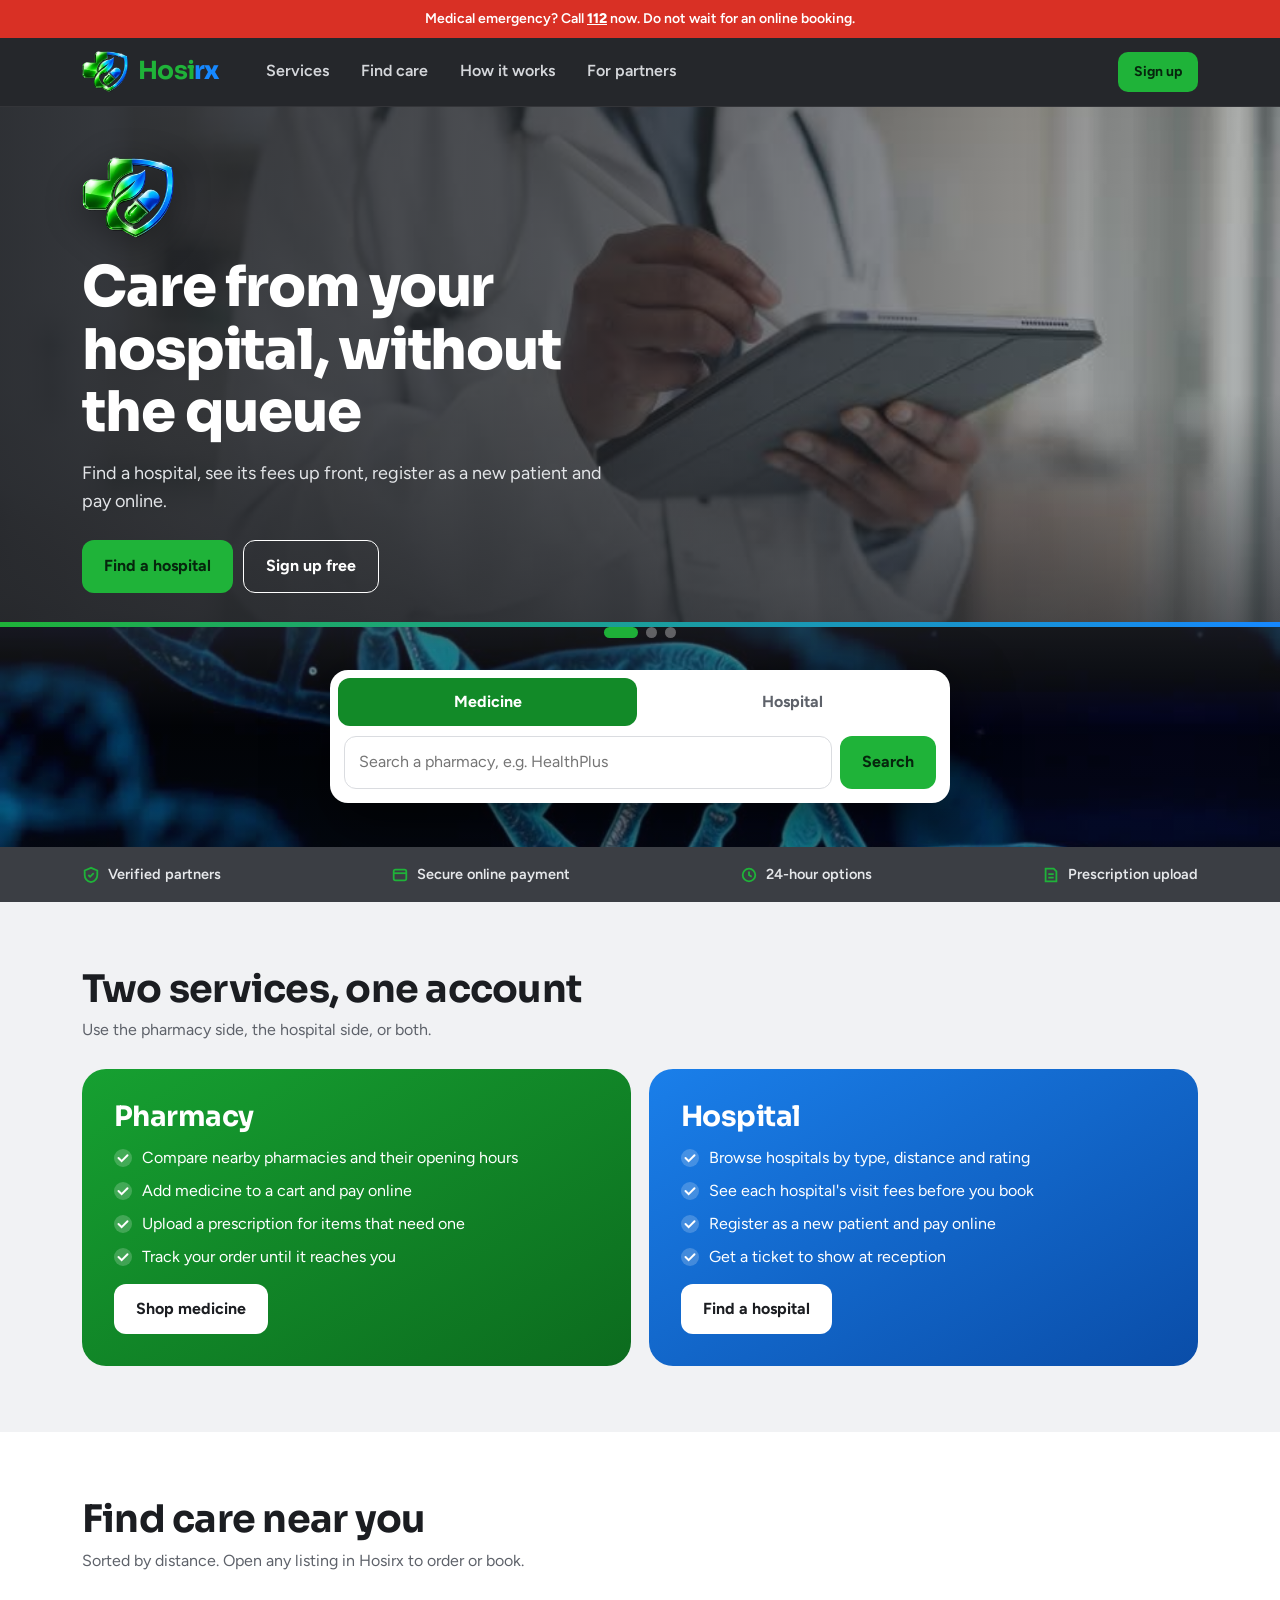
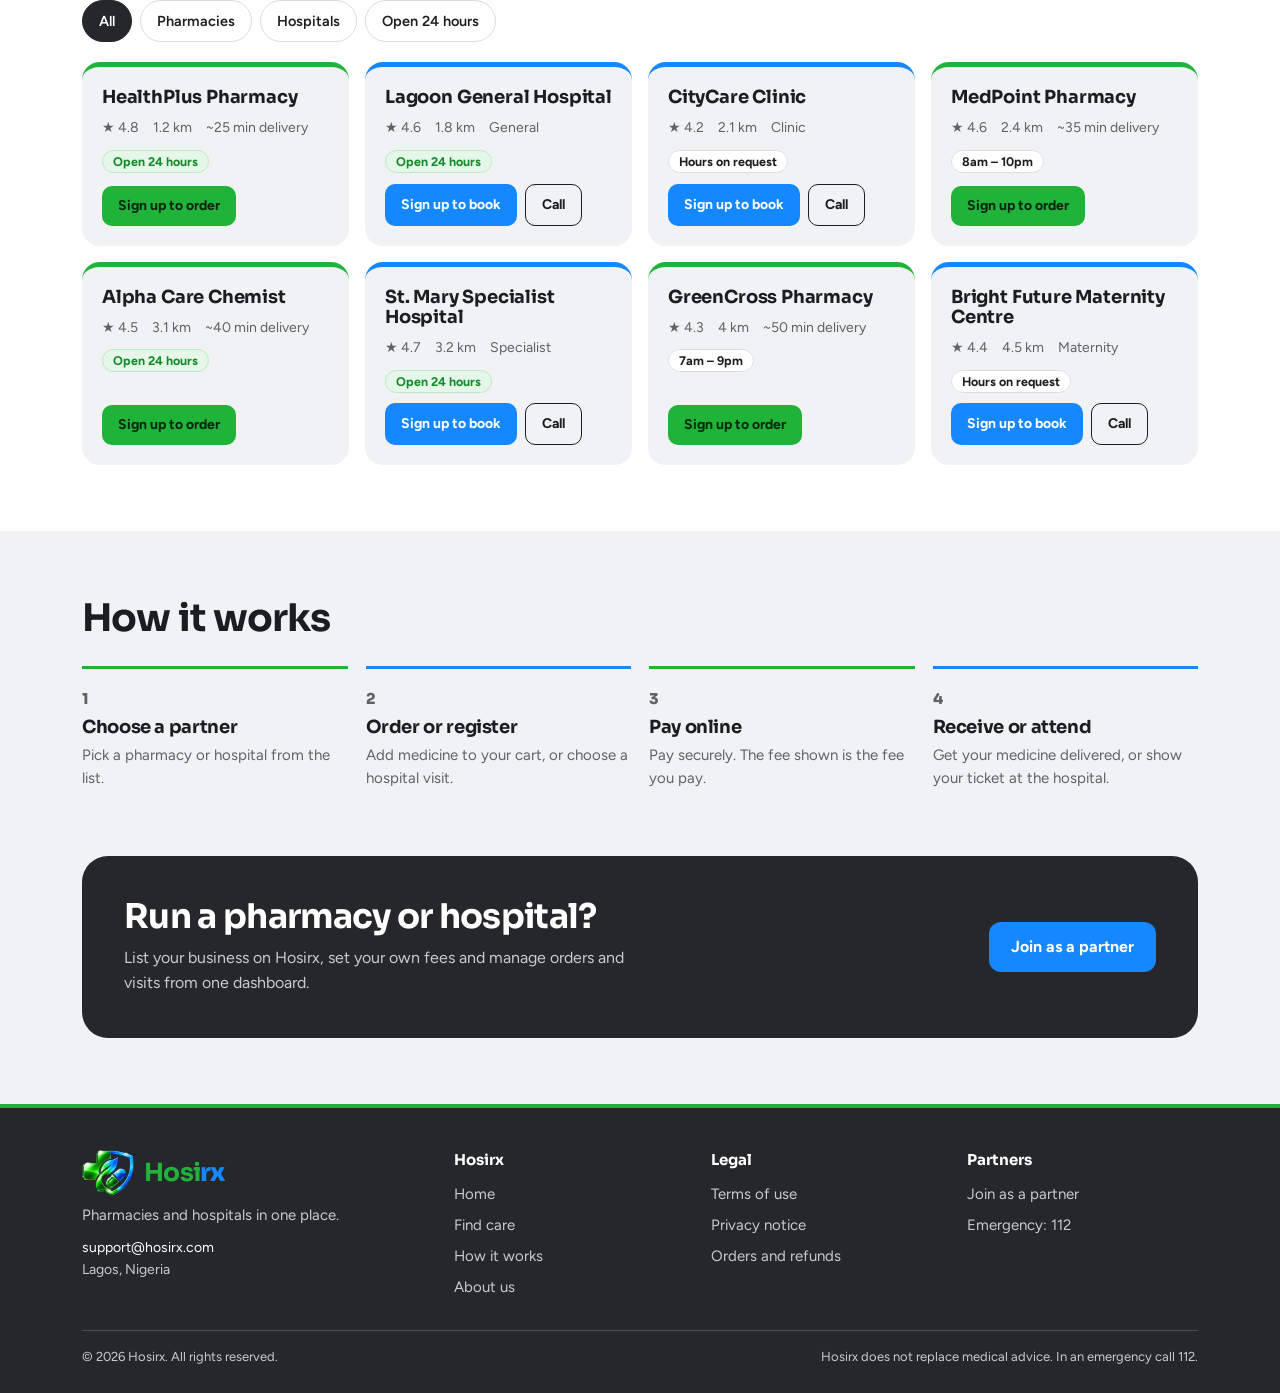
<file: index.html>
<!DOCTYPE html>
<html lang="en">
<head>
<meta charset="UTF-8">
<meta name="viewport" content="width=device-width, initial-scale=1, viewport-fit=cover">
<meta name="theme-color" content="#2A2C30">
<title>Hosirx – Pharmacies and hospitals in one place</title>
<meta name="description" content="Order medicine from trusted pharmacies, find hospitals, register and pay online. Hosirx brings them together.">
<link rel="icon" type="image/png" href="[data-uri]">
<link rel="preconnect" href="https://fonts.googleapis.com">
<link rel="preconnect" href="https://fonts.gstatic.com" crossorigin>
<link href="https://fonts.googleapis.com/css2?family=Figtree:wght@400;500;600;700&family=Sora:wght@600;700;800&display=swap" rel="stylesheet">
<style>
:root{--graphite:#25272B;--slate:#3B3E44;--steel:#8A8D94;--mist:#F1F2F4;--white:#fff;--green:#1FB339;--green-d:#128A28;--blue:#1688FF;--blue-d:#0B63C9;--red:#D93025;
--ink:#1B1D21;--mute:#5E626A;--line:#DADCE0;--emb:url([data-uri]);--head:Sora,system-ui,sans-serif;--body:Figtree,system-ui,-apple-system,"Segoe UI",Roboto,sans-serif}
*{box-sizing:border-box;margin:0;padding:0}
html{scroll-behavior:smooth;scroll-padding-top:76px}
body{font-family:var(--body);color:var(--ink);background:var(--mist);line-height:1.55;-webkit-font-smoothing:antialiased}
a{color:inherit}button{font:inherit;cursor:pointer;border:0;background:none;color:inherit}
:focus-visible{outline:3px solid var(--blue);outline-offset:2px}
.wrap{max-width:1160px;margin:0 auto;padding:0 22px}
h1,h2,h3{font-family:var(--head);line-height:1.12;letter-spacing:-.02em}
.skip{position:absolute;left:-999px}.skip:focus{left:8px;top:8px;background:#fff;padding:8px;z-index:99}
.btn{display:inline-flex;align-items:center;justify-content:center;gap:8px;font-weight:700;padding:13px 22px;border-radius:12px;text-decoration:none;transition:transform .15s,background .15s}
.btn:active{transform:scale(.98)}
.btn.g{background:var(--green);color:#06260D}.btn.g:hover{background:#27c944}
.btn.b{background:var(--blue);color:#fff}.btn.b:hover{background:#2d96ff}
.btn.o{border:1.5px solid currentColor}
.btn.sm{padding:9px 16px;font-size:14px;border-radius:10px}
/* emergency strip + nav */
.sos{background:var(--red);color:#fff;font-size:14px;font-weight:600;text-align:center;padding:8px 16px}.sos a{font-weight:800}
.nav{background:var(--graphite);color:#fff;position:sticky;top:0;z-index:30;border-bottom:1px solid #fff1}
.nav .wrap{display:flex;align-items:center;gap:22px;min-height:68px}
.logo{display:flex;align-items:center;gap:10px;text-decoration:none;font-family:var(--head);font-weight:800;font-size:25px;letter-spacing:-.03em}
.emb{display:block;flex:none;width:46px;height:41px;background:var(--emb) center/contain no-repeat}
.hmark{width:92px;height:81px;margin-bottom:18px;filter:drop-shadow(0 8px 18px #0006)}
footer .emb{width:60px;height:53px}

.logo b{color:var(--green)}.logo i{color:var(--blue);font-style:normal}
.nav ul{display:flex;gap:6px;list-style:none;margin-left:12px}
.nav ul a{padding:8px 13px;border-radius:9px;text-decoration:none;font-weight:600;color:#D5D7DB}.nav ul a:hover{background:#fff1;color:#fff}
.sp{flex:1}
@media(max-width:860px){.nav ul{display:none}.nav .hide{display:none}}
/* hero slider */
.hero{background:var(--graphite);color:#fff;overflow:hidden}
.slides{display:grid}
.slide{grid-area:1/1;opacity:0;visibility:hidden;transition:opacity .6s,visibility .6s}
.slide.on{opacity:1;visibility:visible}
.slide .wrap{display:grid;grid-template-columns:1fr 1fr;gap:30px;align-items:center;padding-top:46px;padding-bottom:30px;min-height:470px}
.slide h1,.slide h2{font-size:clamp(32px,4.8vw,56px);font-weight:800}
.slide.h{background:radial-gradient(800px 460px at 75% 50%,#1B6FD0 0%,#1F3F6E 55%,var(--graphite) 100%)}
.slide.p{background:radial-gradient(800px 460px at 75% 50%,#1C9A38 0%,#1C5A2C 55%,var(--graphite) 100%)}
.slide.d{background:radial-gradient(800px 460px at 75% 50%,#75767B 0%,#45464B 55%,var(--graphite) 100%)}
.slide p.lead{font-size:18px;color:#E3E5E8;max-width:46ch;margin:16px 0 24px}
.ctas{display:flex;gap:10px;flex-wrap:wrap}
.slide .art svg{width:100%;max-width:500px;display:block;margin:0 auto;filter:drop-shadow(0 24px 40px #0006)}
.ctl{display:flex;align-items:center;justify-content:center;gap:14px;padding-bottom:22px}
.ctl button.ar{width:40px;height:40px;border-radius:50%;border:1.5px solid #fff6;display:grid;place-items:center;font-size:18px}
.ctl button.ar:hover{background:#fff2}
.dots{display:flex;gap:8px}.dots button{width:11px;height:11px;border-radius:99px;background:#fff5;transition:width .25s}.dots button[aria-current=true]{width:34px;background:var(--green)}
.finder{background:#fff;color:var(--ink);border-radius:18px;padding:8px;max-width:620px;margin:0 auto -34px;position:relative;z-index:2;box-shadow:0 18px 50px #0005}
.tabs{display:grid;grid-template-columns:1fr 1fr;gap:6px}
.tabs button{padding:12px;border-radius:12px;font-weight:700;color:var(--mute)}
.tabs button[aria-selected=true]{color:#fff}
#tabP[aria-selected=true]{background:var(--green-d)}#tabH[aria-selected=true]{background:var(--blue-d)}
.frow{display:flex;gap:8px;padding:10px 6px 6px}
.frow input{flex:1;min-width:0;border:1.5px solid var(--line);border-radius:12px;padding:13px 14px;font:inherit;color:var(--ink)}
.fwrap{background:var(--graphite);padding:0 22px}
@media(max-width:900px){.slide .wrap{grid-template-columns:1fr;min-height:0;padding-top:28px}.slide .art{order:-1}.slide .art svg{max-width:300px}}
@media(prefers-reduced-motion:reduce){.slide{transition:none}}
/* sign-up modal */
.mo{position:fixed;inset:0;background:#0009;z-index:80;display:none;align-items:center;justify-content:center;padding:16px}.mo.on{display:flex}
.box{background:#fff;border-radius:22px;max-width:480px;width:100%;padding:26px;max-height:92vh;overflow:auto;position:relative}
.box h2{font-size:26px;margin-bottom:4px}.box .x{position:absolute;right:14px;top:12px;width:36px;height:36px;border-radius:50%;font-size:22px;color:var(--mute)}
.seg{display:grid;grid-template-columns:1fr 1fr;background:var(--mist);border-radius:14px;padding:4px;margin:18px 0}
.seg button{padding:11px;border-radius:11px;font-weight:700;color:var(--mute)}.seg button[aria-selected=true]{background:var(--graphite);color:#fff}
.box ul{list-style:none;display:grid;gap:8px;margin:0 0 20px;color:var(--mute)}.box li:before{content:"✓ ";color:var(--green-d);font-weight:800}
.opt{display:grid;grid-template-columns:1fr 1fr;gap:10px;margin-bottom:18px}
.opt label{border:2px solid var(--line);border-radius:14px;padding:14px;cursor:pointer;font-weight:700;display:block}
.opt input{position:absolute;opacity:0}.opt label:has(input:checked){border-color:var(--green);background:#E9F8EC}.opt label:has(input[value=hosp]:checked){border-color:var(--blue);background:#E7F2FF}
.opt label:has(input:focus-visible){outline:3px solid var(--blue)}.opt small{display:block;font-weight:500;color:var(--mute)}
.box .btn{width:100%}.box .alt{text-align:center;margin-top:14px;font-size:14.5px;color:var(--mute)}.box .alt a{color:var(--blue-d);font-weight:700}
/* trust strip */
.trust{background:var(--slate);color:#E6E8EB}
.trust .wrap{display:flex;flex-wrap:wrap;gap:10px 34px;justify-content:space-between;padding-top:16px;padding-bottom:16px;font-weight:600;font-size:14.5px}
.trust span{display:flex;align-items:center;gap:8px}.trust svg{width:18px;height:18px;color:var(--green)}
/* sections */
section.s{padding:66px 0}
.sh{display:flex;justify-content:space-between;align-items:end;gap:16px;flex-wrap:wrap;margin-bottom:26px}
.sh h2{font-size:clamp(26px,3.4vw,38px);font-weight:700}.sh p{color:var(--mute);max-width:52ch;margin-top:8px}
.svc{display:grid;grid-template-columns:1fr 1fr;gap:18px}
@media(max-width:800px){.svc{grid-template-columns:1fr}}
.panel{border-radius:24px;padding:32px;color:#fff;display:flex;flex-direction:column;gap:14px}
.panel.p{background:linear-gradient(150deg,#16A031,#0C6B1E)}.panel.h{background:linear-gradient(150deg,#1A7FEA,#0A4DA8)}
.panel h3{font-size:28px}.panel ul{list-style:none;display:grid;gap:8px}
.panel li{display:flex;gap:10px;align-items:flex-start}.panel li:before{content:"";flex:none;width:18px;height:18px;margin-top:3px;border-radius:50%;background:#fff3 url("data:image/svg+xml,%3Csvg xmlns='http://www.w3.org/2000/svg' viewBox='0 0 20 20'%3E%3Cpath d='m5 10 3.5 3.5L15 7' fill='none' stroke='white' stroke-width='2.2' stroke-linecap='round'/%3E%3C/svg%3E")}
.panel .btn{align-self:flex-start;margin-top:auto;background:#fff;color:var(--ink)}
/* directory */
.dir{background:#fff}
.chips{display:flex;gap:8px;flex-wrap:wrap;margin-bottom:20px}
.chip{padding:9px 16px;border-radius:99px;border:1.5px solid var(--line);font-weight:600;font-size:14.5px;background:#fff}
.chip[aria-pressed=true]{background:var(--graphite);border-color:var(--graphite);color:#fff}
.cards{display:grid;grid-template-columns:repeat(auto-fill,minmax(260px,1fr));gap:16px}
.pc{background:var(--mist);border-radius:18px;padding:20px;display:flex;flex-direction:column;gap:10px;border-top:5px solid var(--green)}
.pc.h{border-top-color:var(--blue)}
.pc h3{font-size:18px;letter-spacing:-.01em}
.meta{display:flex;flex-wrap:wrap;gap:6px 14px;font-size:14px;color:var(--mute)}
.tag{font-size:12.5px;font-weight:700;padding:3px 10px;border-radius:99px;background:#fff;border:1px solid var(--line)}
.tag.on{background:#E4F7E8;border-color:#BFE8C8;color:var(--green-d)}
.pc .go{margin-top:auto;display:flex;gap:8px;flex-wrap:wrap}
.empty{grid-column:1/-1;color:var(--mute);padding:30px 0}
/* steps */
.steps{display:grid;grid-template-columns:repeat(4,1fr);gap:18px;counter-reset:s;list-style:none}
@media(max-width:900px){.steps{grid-template-columns:1fr 1fr}}@media(max-width:520px){.steps{grid-template-columns:1fr}}
.steps li{counter-increment:s;padding-top:18px;border-top:3px solid var(--steel)}
.steps li:nth-child(odd){border-color:var(--green)}.steps li:nth-child(even){border-color:var(--blue)}
.steps li:before{content:counter(s);font-family:var(--head);font-weight:800;font-size:15px;color:var(--mute)}
.steps h3{font-size:18px;margin:6px 0}.steps p{color:var(--mute);font-size:15px}
/* partner */
.join{background:var(--graphite);color:#fff;border-radius:26px;padding:42px;display:flex;gap:26px;align-items:center;justify-content:space-between;flex-wrap:wrap}
.join h2{font-size:clamp(24px,3vw,34px);max-width:20ch}.join p{color:#C9CBD0;margin-top:10px;max-width:50ch}
/* footer */
footer{background:var(--graphite);color:#C9CBD0;padding:44px 0 28px;margin-top:66px}
footer .wrap{display:grid;grid-template-columns:1.4fr 1fr 1fr;gap:26px}
@media(max-width:700px){footer .wrap{grid-template-columns:1fr}}
footer h4{color:#fff;font-family:var(--head);margin-bottom:10px;font-size:15px}
footer a{display:block;text-decoration:none;padding:3px 0}footer a:hover{color:#fff}
.fine{grid-column:1/-1;border-top:1px solid #fff2;padding-top:18px;font-size:13px}

/* full-bleed banner + search fix */
.slide{position:relative;overflow:hidden}
.slide.h{--c:#1688FF}.slide.p{--c:#1FB339}.slide.d{--c:#8A8D94}
.slide.h,.slide.p,.slide.d{background:radial-gradient(900px 520px at 72% 55%,var(--c),#25272B 88%)}
.slide.photo{background:linear-gradient(90deg,rgba(18,20,24,.9),rgba(18,20,24,.6) 55%,rgba(18,20,24,.3)),var(--photo) center/cover no-repeat,#25272B}
.slide .wrap{position:relative;z-index:2;display:grid;grid-template-columns:minmax(0,540px);justify-content:start;min-height:480px;align-items:center}
.slide .art{position:absolute;right:0;bottom:0;width:58%;height:100%;pointer-events:none;z-index:1}
.slide .art svg{width:100%;height:100%;max-width:none;filter:none;margin:0;overflow:visible}
.slide.photo .art{display:none}
.finder{margin:0 auto}.fwrap{padding:6px 22px 30px}
.pc{cursor:pointer}.pc:hover{box-shadow:0 8px 24px #0002}
@media(max-width:900px){.slide .wrap{min-height:0;padding-bottom:280px;align-items:start;grid-template-columns:1fr}.slide .art{width:100%;height:270px}}

/* photo banner polish */
.slide.photo{background:linear-gradient(90deg,rgba(37,39,43,.94) 0%,rgba(37,39,43,.72) 48%,rgba(37,39,43,.12) 100%),linear-gradient(180deg,rgba(37,39,43,0) 55%,rgba(37,39,43,.65)),var(--photo) var(--pos,center) /cover no-repeat,#25272B}
.slide.h{--pos:center 35%}.slide.p{--pos:right center}.slide.d{--pos:center 60%}
.slide.photo:after{content:"";position:absolute;left:0;right:0;bottom:0;height:5px;background:linear-gradient(90deg,var(--green),var(--blue));z-index:3}
.slide.photo .wrap{min-height:520px}
@media(max-width:900px){.slide.photo{background:linear-gradient(180deg,rgba(37,39,43,.9),rgba(37,39,43,.72) 70%,rgba(37,39,43,.5)),var(--photo) var(--pos,center) /cover no-repeat,#25272B}.slide.photo .wrap{min-height:0;padding-bottom:44px}}

/* animated strip behind search */
.under{position:relative;overflow:hidden;background:#07101f url(assets/dna-poster.jpg) center/cover}
.under video{position:absolute;inset:0;width:100%;height:100%;object-fit:cover}
.under:before{content:"";position:absolute;inset:0;z-index:1;background:linear-gradient(180deg,rgba(37,39,43,.6),rgba(7,16,31,.2) 45%,rgba(7,16,31,.45))}
.under .ctl,.under .fwrap{position:relative;z-index:2}
.under .fwrap{background:none;padding:10px 22px 44px}
.under .finder{box-shadow:0 20px 60px #000a}
@media(prefers-reduced-motion:reduce){.under video{display:none}}
.opt a{display:block;text-decoration:none;color:var(--ink);border:2px solid var(--line);border-radius:14px;padding:14px;font-weight:700}
.opt a small{display:block;font-weight:500;color:var(--mute)}
.opt a.o1{border-color:var(--green);background:#E9F8EC}.opt a.o2{border-color:var(--blue);background:#E7F2FF}
.opt a:hover{transform:translateY(-2px);box-shadow:0 6px 16px #0002}
</style>
</head>
<body>
<a class="skip" href="#main">Skip to content</a>
<div class="sos">Medical emergency? Call <a href="tel:112">112</a> now. Do not wait for an online booking.</div>
<header class="nav">
  <div class="wrap">
    <a class="logo" href="index.html" aria-label="Hosirx home"><span class="emb" aria-hidden="true"></span><span><b>Hosi</b><i>rx</i></span></a>
    <nav aria-label="Main"><ul>
      <li><a href="#services">Services</a></li><li><a href="#directory">Find care</a></li><li><a href="#how">How it works</a></li><li><a href="#partners">For partners</a></li>
    </ul></nav>
    <div class="sp"></div>
    <button class="btn g sm" data-signup="customer">Sign up</button>
  </div>
</header>

<main id="main">
<section class="hero" aria-roledescription="carousel" aria-label="Hosirx highlights">
  <div class="slides" id="slides" aria-live="off">
    <div class="slide h on photo" data-photo="assets/hero-hospital.jpg" style="--photo:url(assets/hero-hospital.jpg)"><div class="wrap"><div><span class="emb hmark" role="img" aria-label="Hosirx logo"></span><h1>Care from your hospital, without the queue</h1><p class="lead">Find a hospital, see its fees up front, register as a new patient and pay online.</p><div class="ctas"><a class="btn g" href="#directory">Find a hospital</a><button class="btn o" data-signup="customer">Sign up free</button></div></div></div></div>
    <div class="slide p photo" data-photo="assets/hero-pharmacy.jpg" style="--photo:url(assets/hero-pharmacy.jpg)"><div class="wrap"><div><span class="emb hmark" aria-hidden="true"></span><h2>Medicine from a pharmacy you trust</h2><p class="lead">Compare nearby pharmacies, upload a prescription and order what you need.</p><div class="ctas"><a class="btn g" href="app.html">Shop medicine</a><button class="btn o" data-signup="customer">Sign up free</button></div></div></div></div>
    <div class="slide d photo" data-photo="assets/hero-shop.jpg" style="--photo:url(assets/hero-shop.jpg)"><div class="wrap"><div><span class="emb hmark" aria-hidden="true"></span><h2>Browse the shelf from your phone</h2><p class="lead">See what each pharmacy stocks, add it to your cart and get it delivered.</p><div class="ctas"><button class="btn g" data-signup="customer">Start ordering</button><button class="btn o" data-signup="partner">List your business</button></div></div></div></div>
  </div>
  <div class="under"><video autoplay muted loop playsinline preload="auto" poster="assets/dna-poster.jpg" aria-hidden="true" tabindex="-1"><source src="assets/dna-loop.mp4" type="video/mp4"></video>
  <div class="ctl"><div class="dots" id="dots"></div></div>
  <div class="fwrap"><div class="finder">
    <div class="tabs" role="tablist" aria-label="What are you looking for"><button role="tab" id="tabP" aria-selected="true">Medicine</button><button role="tab" id="tabH" aria-selected="false">Hospital</button></div>
    <form class="frow" id="finder" role="search"><input id="q" type="search" placeholder="Search a pharmacy, e.g. HealthPlus" aria-label="Search"><button class="btn g" id="fgo" type="submit">Search</button></form>
  </div></div>
</div>
</section>


<div class="trust"><div class="wrap">
  <span><svg viewBox="0 0 20 20" fill="none" stroke="currentColor" stroke-width="2"><path d="M10 2 3 5v5c0 4 3 7 7 8 4-1 7-4 7-8V5z"/><path d="m7 10 2 2 4-4"/></svg>Verified partners</span>
  <span><svg viewBox="0 0 20 20" fill="none" stroke="currentColor" stroke-width="2"><rect x="3" y="4" width="14" height="12" rx="2"/><path d="M3 8h14"/></svg>Secure online payment</span>
  <span><svg viewBox="0 0 20 20" fill="none" stroke="currentColor" stroke-width="2"><circle cx="10" cy="10" r="7"/><path d="M10 6v4l3 2"/></svg>24-hour options</span>
  <span><svg viewBox="0 0 20 20" fill="none" stroke="currentColor" stroke-width="2"><path d="M4 3h9l3 3v11H4z"/><path d="M7 9h6M7 13h6"/></svg>Prescription upload</span>
</div></div>

<section class="s" id="services"><div class="wrap">
  <div class="sh"><div><h2>Two services, one account</h2><p>Use the pharmacy side, the hospital side, or both.</p></div></div>
  <div class="svc">
    <article class="panel p"><h3>Pharmacy</h3>
      <ul><li>Compare nearby pharmacies and their opening hours</li><li>Add medicine to a cart and pay online</li><li>Upload a prescription for items that need one</li><li>Track your order until it reaches you</li></ul>
      <a class="btn" href="app.html">Shop medicine</a></article>
    <article class="panel h"><h3>Hospital</h3>
      <ul><li>Browse hospitals by type, distance and rating</li><li>See each hospital's visit fees before you book</li><li>Register as a new patient and pay online</li><li>Get a ticket to show at reception</li></ul>
      <a class="btn" href="app.html">Find a hospital</a></article>
  </div>
</div></section>

<section class="s dir" id="directory"><div class="wrap">
  <div class="sh"><div><h2>Find care near you</h2><p>Sorted by distance. Open any listing in Hosirx to order or book.</p></div></div>
  <div class="chips" role="group" aria-label="Filter"><button class="chip" data-f="all" aria-pressed="true">All</button><button class="chip" data-f="pharm" aria-pressed="false">Pharmacies</button><button class="chip" data-f="hosp" aria-pressed="false">Hospitals</button><button class="chip" data-f="24" aria-pressed="false">Open 24 hours</button></div>
  <div class="cards" id="cards" aria-live="polite"></div>
</div></section>

<section class="s" id="how"><div class="wrap">
  <div class="sh"><div><h2>How it works</h2></div></div>
  <ol class="steps">
    <li><h3>Choose a partner</h3><p>Pick a pharmacy or hospital from the list.</p></li>
    <li><h3>Order or register</h3><p>Add medicine to your cart, or choose a hospital visit.</p></li>
    <li><h3>Pay online</h3><p>Pay securely. The fee shown is the fee you pay.</p></li>
    <li><h3>Receive or attend</h3><p>Get your medicine delivered, or show your ticket at the hospital.</p></li>
  </ol>
</div></section>

<section id="partners"><div class="wrap">
  <div class="join">
    <div><h2>Run a pharmacy or hospital?</h2><p>List your business on Hosirx, set your own fees and manage orders and visits from one dashboard.</p></div>
    <button class="btn b" data-signup="partner">Join as a partner</button>
  </div>
</div></section>
</main>


<div class="mo" id="mo" role="dialog" aria-modal="true" aria-labelledby="mt"><div class="box">
  <button class="x" id="mx" aria-label="Close">×</button>
  <h2 id="mt">Create your account</h2><p style="color:var(--mute)" id="ctx">Choose how you will use Hosirx.</p>
  <div class="seg" role="tablist" aria-label="Account type"><button role="tab" id="sC" aria-selected="true">Customer</button><button role="tab" id="sP" aria-selected="false">Partner</button></div>
  <div id="pC"><ul><li>Order medicine from nearby pharmacies</li><li>Register at hospitals and pay online</li><li>Track every order and visit</li></ul><a class="btn g" id="cGo" href="app.html?join=cus">Create customer account</a></div>
  <div id="pP" hidden><div class="opt"><a class="o1" href="app.html?demo=pharm"><b>Pharmacy</b><small>Open the demo dashboard</small></a><a class="o2" href="app.html?demo=hosp"><b>Hospital</b><small>Open the demo dashboard</small></a></div>
  <p class="alt" style="margin:0 0 6px">Ready for a real listing? <a href="app.html?join=pharm">Apply as a pharmacy</a> or <a href="app.html?join=hosp">Apply as a hospital</a>. Applications are reviewed before your listing goes live.</p>
  </div>
  <p class="alt">Already have an account? <a id="siGo" href="app.html?join=signin">Sign in</a></p>
</div></div>
<script src="hs-core.js"></script>
<script>
(function(){"use strict";
var $=function(s){return document.querySelector(s)},esc=function(s){return String(s==null?"":s).replace(/[&<>"]/g,function(c){return{"&":"&amp;","<":"&lt;",">":"&gt;",'"':"&quot;"}[c]})};
var FALL=[{id:"p1",kind:"pharm",name:"HealthPlus Pharmacy",km:1.2,eta:25,rating:4.8,open:"24 hrs"},{id:"p2",kind:"pharm",name:"MedPoint Pharmacy",km:2.4,eta:35,rating:4.6,open:"8am – 10pm"},{id:"h1",kind:"hosp",name:"Lagoon General Hospital",km:1.8,type:"General",open24:true,rating:4.6},{id:"h2",kind:"hosp",name:"St. Mary Specialist Hospital",km:3.2,type:"Specialist",open24:true,rating:4.7}];
function all(){try{return window.HS.listings("pharm").concat(window.HS.listings("hosp"))}catch(e){return FALL}}
var F="all",Q="",mode="pharm";
function is24(x){return x.kind==="hosp"?!!x.open24:/24/.test(x.open||"")}
function card(x){var h=x.kind==="hosp";
 return '<article class="pc'+(h?' h':'')+'" data-id="'+esc(x.id)+'" data-k="'+(h?'h':'p')+'" data-name="'+esc(x.name)+'" tabindex="-1"><h3>'+esc(x.name)+'</h3><div class="meta"><span>★ '+esc(x.rating)+'</span><span>'+esc(x.km)+' km</span>'+(h?'<span>'+esc(x.type)+'</span>':'<span>~'+esc(x.eta)+' min delivery</span>')+'</div><div><span class="tag'+(is24(x)?' on':'')+'">'+(is24(x)?'Open 24 hours':esc(x.open||'Hours on request'))+'</span></div><div class="go"><button class="btn sm '+(h?'b':'g')+'" data-pick>'+(h?'Sign up to book':'Sign up to order')+'</button>'+(x.phone?'<a class="btn sm o" href="tel:'+esc(x.phone)+'">Call</a>':'')+'</div></article>'}
function draw(){var l=all().filter(function(x){return(F==="all"||(F==="24"?is24(x):x.kind===F))&&(!Q||x.name.toLowerCase().indexOf(Q)>-1)}).sort(function(a,b){return a.km-b.km});
 $("#cards").innerHTML=l.length?l.map(card).join(""):'<p class="empty">No partner matches that search. Clear the search or pick a different filter.</p>'}
document.querySelectorAll(".chip").forEach(function(b){b.onclick=function(){F=b.dataset.f;document.querySelectorAll(".chip").forEach(function(c){c.setAttribute("aria-pressed",c===b)});draw()}});
function setMode(m){mode=m;$("#tabP").setAttribute("aria-selected",m==="pharm");$("#tabH").setAttribute("aria-selected",m==="hosp");$("#q").placeholder=m==="pharm"?"Search a pharmacy, e.g. HealthPlus":"Search a hospital, e.g. Lagoon General";$("#fgo").className="btn "+(m==="pharm"?"g":"b")}
$("#tabP").onclick=function(){setMode("pharm")};$("#tabH").onclick=function(){setMode("hosp")};
$("#finder").onsubmit=function(e){e.preventDefault();Q=$("#q").value.trim().toLowerCase();F=mode;document.querySelectorAll(".chip").forEach(function(c){c.setAttribute("aria-pressed",c.dataset.f===F)});draw();$("#directory").scrollIntoView({behavior:"smooth"})};
draw();

/* signup modal */
var mo=$("#mo"),lastF=null;
function tab(p){$("#sC").setAttribute("aria-selected",!p);$("#sP").setAttribute("aria-selected",p);$("#pC").hidden=p;$("#pP").hidden=!p}
function openSU(p,c){lastF=document.activeElement;tab(p==="partner");var q=c?"&"+c.k+"="+encodeURIComponent(c.id):"";
 $("#cGo").href="app.html?join=cus"+q;$("#siGo").href="app.html?join=signin"+q;
 $("#ctx").textContent=c&&p!=="partner"?"Create a free account. After you sign in you will go straight to "+c.name+".":"Choose how you will use Hosirx.";mo.classList.add("on");$("#mx").focus()}
function closeSU(){mo.classList.remove("on");if(lastF)lastF.focus()}
$("#cards").addEventListener("click",function(e){var c=e.target.closest(".pc");if(!c||e.target.closest("a"))return;openSU("customer",{k:c.dataset.k,id:c.dataset.id,name:c.dataset.name})});
document.querySelectorAll("[data-signup]").forEach(function(b){b.onclick=function(e){e.preventDefault();openSU(b.dataset.signup)}});
$("#sC").onclick=function(){tab(false)};$("#sP").onclick=function(){tab(true)};$("#mx").onclick=closeSU;
mo.onclick=function(e){if(e.target===mo)closeSU()};document.addEventListener("keydown",function(e){if(e.key==="Escape")closeSU()});
/* slider */
var sl=document.querySelectorAll(".slide"),cur=0,timer=null,dots=$("#dots");
sl.forEach(function(_,i){var b=document.createElement("button");b.setAttribute("aria-label","Show slide "+(i+1));b.onclick=function(){show(i,true)};dots.appendChild(b)});
function show(i,user){cur=(i+sl.length)%sl.length;sl.forEach(function(s,k){s.classList.toggle("on",k===cur);s.setAttribute("aria-hidden",k!==cur)});dots.querySelectorAll("button").forEach(function(b,k){b.setAttribute("aria-current",k===cur)});if(user)stop()}
function stop(){clearInterval(timer);timer=null}
show(0);
if(!matchMedia("(prefers-reduced-motion:reduce)").matches){timer=setInterval(function(){show(cur+1)},6000);var hs=$(".hero");hs.onmouseenter=stop;hs.onfocusin=stop}
})();
</script>
<script src="site.js?v=20261110c" defer></script>
</body>
</html>
</file>
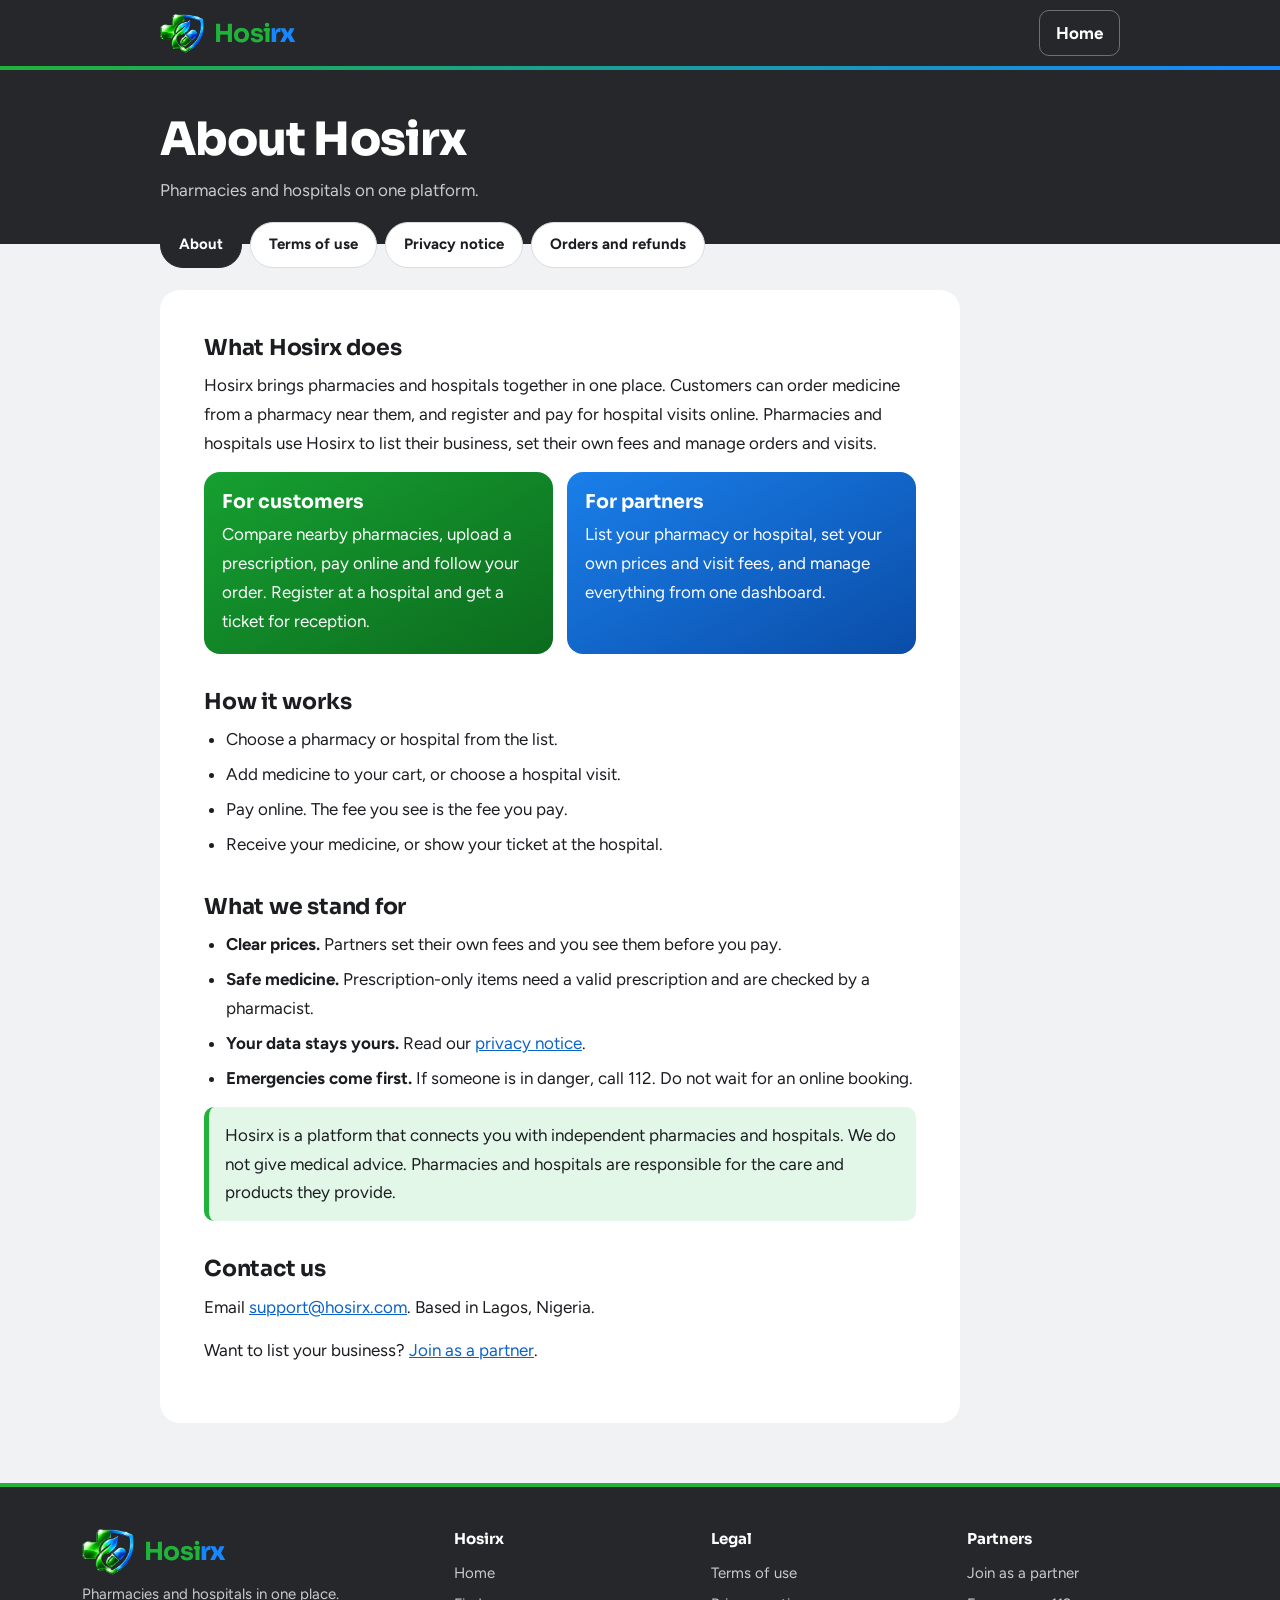
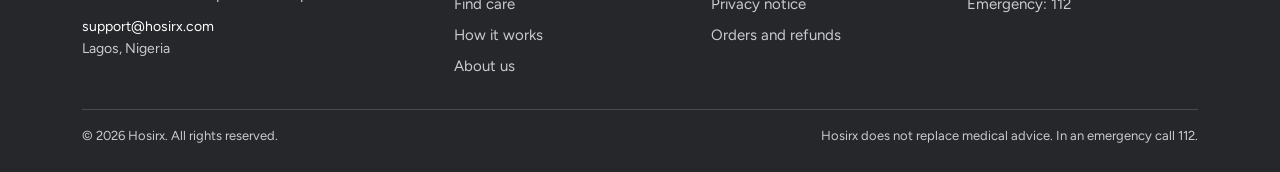
<file: about.html>
<!DOCTYPE html>
<html lang="en">
<head>
<meta charset="UTF-8">
<meta name="viewport" content="width=device-width, initial-scale=1, viewport-fit=cover">
<meta name="theme-color" content="#25272B">
<title>About Hosirx – Hosirx</title>
<meta name="description" content="Learn about Hosirx and what we do.">
<link rel="icon" href="assets/hosirx-emblem.webp">
<link rel="preconnect" href="https://fonts.googleapis.com"><link rel="preconnect" href="https://fonts.gstatic.com" crossorigin>
<link href="https://fonts.googleapis.com/css2?family=Figtree:wght@400;500;600;700&family=Sora:wght@600;700;800&display=swap" rel="stylesheet">
<link rel="stylesheet" href="legal.css">
</head>
<body>
<!-- DRAFT TEXT: have a Nigerian lawyer review this page before launch. -->
<header class="lh"><div class="lw"><a class="lg" href="index.html" aria-label="Hosirx home"><i aria-hidden="true"></i><span><b>Hosi</b><em>rx</em></span></a><a class="lb" href="index.html">Home</a></div></header>
<section class="hero"><div><h1>About Hosirx</h1><p>Pharmacies and hospitals on one platform.</p></div></section>
<nav class="tabs" aria-label="About and legal"><a href="about.html" aria-current="page">About</a><a href="terms.html">Terms of use</a><a href="privacy.html">Privacy notice</a><a href="policy.html">Orders and refunds</a></nav>
<article><div class="sheet">

<h2>What Hosirx does</h2>
<p>Hosirx brings pharmacies and hospitals together in one place. Customers can order medicine from a pharmacy near them, and register and pay for hospital visits online. Pharmacies and hospitals use Hosirx to list their business, set their own fees and manage orders and visits.</p>
<div class="cards"><div class="p"><h3>For customers</h3>Compare nearby pharmacies, upload a prescription, pay online and follow your order. Register at a hospital and get a ticket for reception.</div><div class="h"><h3>For partners</h3>List your pharmacy or hospital, set your own prices and visit fees, and manage everything from one dashboard.</div></div>
<h2>How it works</h2>
<ul><li>Choose a pharmacy or hospital from the list.</li><li>Add medicine to your cart, or choose a hospital visit.</li><li>Pay online. The fee you see is the fee you pay.</li><li>Receive your medicine, or show your ticket at the hospital.</li></ul>
<h2>What we stand for</h2>
<ul><li><b>Clear prices.</b> Partners set their own fees and you see them before you pay.</li><li><b>Safe medicine.</b> Prescription-only items need a valid prescription and are checked by a pharmacist.</li><li><b>Your data stays yours.</b> Read our <a href="privacy.html">privacy notice</a>.</li><li><b>Emergencies come first.</b> If someone is in danger, call 112. Do not wait for an online booking.</li></ul>
<div class="note">Hosirx is a platform that connects you with independent pharmacies and hospitals. We do not give medical advice. Pharmacies and hospitals are responsible for the care and products they provide.</div>
<h2>Contact us</h2>
<p>Email <a data-hx="email" href="#"></a>. Based in <span data-hx="address"></span>.</p>
<p>Want to list your business? <a href="index.html#partners">Join as a partner</a>.</p>
</div></article>
<script src="site.js?v=20261110c" defer></script>
</body>
</html>
</file>
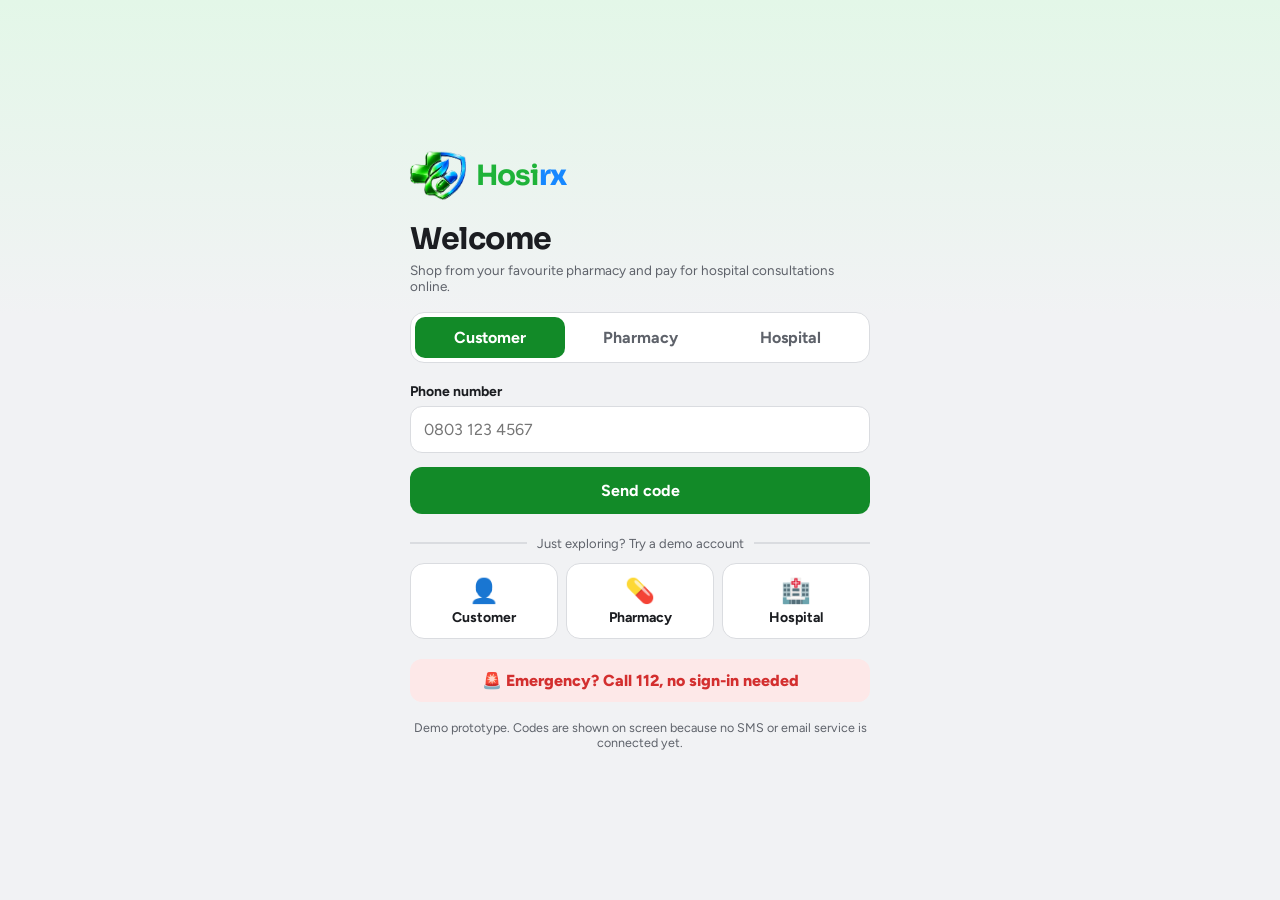
<file: app.html>
<!DOCTYPE html>
<html lang="en">
<head>
<meta charset="UTF-8">
<meta name="viewport" content="width=device-width, initial-scale=1, viewport-fit=cover">
<meta name="theme-color" content="#25272B">
<title>Hosirx – Pharmacy & Hospital</title>
<meta name="description" content="Order medicine from your favourite pharmacy and register and pay for hospital consultations online.">
<link rel="preconnect" href="https://fonts.googleapis.com">
<link href="https://fonts.googleapis.com/css2?family=Figtree:wght@400;500;600;700;800&family=Sora:wght@700;800&display=swap" rel="stylesheet">
<style>
:root{--green:#1FA83A;--green-d:#085C41;--green-l:#E3F4EC;--blue:#1565C0;--blue-d:#0D47A1;--blue-l:#E4EEFB;--red:#D32F2F;--red-l:#FDE8E8;
  --ink:#10231C;--mute:#5D6F68;--line:#DCE6E1;--bg:#F5F9F7;--card:#fff;--accent:var(--green);--accent-d:var(--green-d);--accent-l:var(--green-l)}
body.hosp{--accent:var(--blue);--accent-d:var(--blue-d);--accent-l:var(--blue-l);--bg:#F4F8FD;--line:#D9E4F2}
*{box-sizing:border-box;margin:0;padding:0}
body{font-family:Figtree,system-ui,-apple-system,"Segoe UI",Roboto,sans-serif;background:var(--bg);color:var(--ink);min-height:100vh;transition:background .3s}
button{font:inherit;cursor:pointer;border:0;background:none;color:inherit}input,select,textarea{font:inherit}
a{color:var(--accent-d)}
:focus-visible{outline:3px solid var(--accent);outline-offset:2px}
.wrap{max-width:1100px;margin:0 auto;padding:0 20px}
.skip{position:absolute;left:-999px}.skip:focus{left:8px;top:8px;background:#fff;padding:8px;z-index:999}
/* top bar */
.bar{background:#fff;border-bottom:1.5px solid var(--line);position:sticky;top:0;z-index:20}
.bar .wrap{display:flex;align-items:center;gap:14px;min-height:66px;flex-wrap:wrap;padding-top:8px;padding-bottom:8px}
.brand{font-weight:800;font-size:22px;letter-spacing:-.4px;display:flex;align-items:center;gap:8px;color:var(--accent-d)}.brand svg{width:30px;height:30px;color:var(--accent)}
.links{display:flex;gap:4px;margin-left:10px}.links button{padding:9px 14px;border-radius:10px;font-weight:700;color:var(--mute);white-space:nowrap}
.links button.on{background:var(--accent-l);color:var(--accent-d)}
.sp{flex:1}
.pill{display:inline-flex;align-items:center;gap:6px;padding:9px 14px;border-radius:99px;font-weight:700;font-size:14px;background:var(--accent-l);color:var(--accent-d);position:relative}
.pill.red{background:var(--red);color:#fff;text-decoration:none}
.pill .n{background:var(--red);color:#fff;border-radius:99px;min-width:20px;text-align:center;font-size:12px;padding:1px 6px}
@media(max-width:820px){.links{order:5;width:100%;margin:0;overflow-x:auto}.bar .wrap{gap:8px}}
main{padding:22px 0 80px}
h1{font-size:28px;letter-spacing:-.5px}h2{font-size:19px;font-weight:800;margin:26px 0 12px}h3{font-size:17px}
.view{display:none}.view.on{display:block}
.banner{background:var(--accent-l);border-radius:20px;padding:20px 22px;display:flex;gap:16px;align-items:center;flex-wrap:wrap;margin-bottom:18px}
.banner .grow{flex:1;min-width:220px}.banner p{color:var(--mute);font-size:14px;margin-top:3px}
.card{background:var(--card);border:1.5px solid var(--line);border-radius:18px;padding:18px;margin-bottom:14px}
.row{display:flex;gap:12px;align-items:center;flex-wrap:wrap}.grow{flex:1;min-width:0}
.t{font-weight:700}.s{font-size:13.5px;color:var(--mute)}
.tag{display:inline-block;font-size:12px;font-weight:700;padding:3px 9px;border-radius:6px;background:var(--accent-l);color:var(--accent-d)}
.tag.rx{background:#FFF1DC;color:#9A5B00}.tag.red{background:var(--red-l);color:var(--red)}.tag.gr{background:#EEF1F0;color:var(--mute)}
.btn{background:var(--accent);color:#fff;font-weight:700;padding:12px 18px;border-radius:12px;display:inline-block;text-decoration:none;text-align:center}
.btn.out{background:#fff;color:var(--accent-d);border:1.5px solid var(--accent)}.btn.red{background:var(--red)}.btn.full{width:100%;padding:14px}.btn.sm{padding:8px 14px;font-size:14px}
.btn:disabled{opacity:.45;cursor:not-allowed}
.chips{display:flex;gap:8px;flex-wrap:wrap}.chip{padding:8px 14px;border-radius:99px;background:#fff;border:1.5px solid var(--line);font-weight:600;font-size:14px}.chip.on{background:var(--accent);border-color:var(--accent);color:#fff}
.search{display:flex;align-items:center;gap:8px;background:#fff;border:1.5px solid var(--line);border-radius:14px;padding:0 14px;flex:1;min-width:220px}
.search input{flex:1;border:0;padding:13px 0;outline:0;background:none;color:var(--ink);min-width:0}
.grid{display:grid;grid-template-columns:repeat(auto-fill,minmax(230px,1fr));gap:14px}
.prod{background:#fff;border:1.5px solid var(--line);border-radius:18px;padding:16px;display:flex;flex-direction:column;gap:6px}
.prod .ph{height:84px;border-radius:12px;background:var(--accent-l);color:var(--accent);display:grid;place-items:center;margin-bottom:4px}.prod .ph svg{width:40px;height:40px}
.price{font-weight:800;font-size:18px}
.qty{display:flex;align-items:center;gap:10px;justify-content:center}.qty button{width:34px;height:34px;border-radius:10px;background:var(--accent-l);color:var(--accent-d);font-weight:800;font-size:18px}.qty button:disabled{opacity:.4}
.upload{border:2px dashed var(--accent);border-radius:14px;padding:14px;text-align:center;color:var(--accent-d);font-weight:700;display:block;cursor:pointer;background:#fff}.upload input{display:none}
.two{display:grid;grid-template-columns:1.4fr 1fr;gap:18px;align-items:start}@media(max-width:900px){.two{grid-template-columns:1fr}}
.feelist div{display:flex;justify-content:space-between;padding:9px 0;border-bottom:1px solid var(--line);font-size:14.5px}.feelist div:last-child{border:0}
.notice{background:#fff;border:1.5px dashed var(--accent);border-radius:16px;padding:16px;display:flex;gap:12px;align-items:center}.notice b{display:block}
.steps{list-style:none;margin:12px 0}.steps li{padding:8px 0 8px 30px;position:relative;color:var(--mute);font-size:14px}
.steps li:before{content:"";position:absolute;left:4px;top:11px;width:14px;height:14px;border-radius:50%;border:2px solid var(--line);background:#fff}
.steps li.done{color:var(--ink);font-weight:600}.steps li.done:before{background:var(--green);border-color:var(--green)}.steps li.now:before{border-color:var(--green);box-shadow:0 0 0 4px var(--green-l)}
.otp{font-size:26px;font-weight:800;letter-spacing:6px;color:var(--green-d);background:var(--green-l);border-radius:12px;text-align:center;padding:8px}
.ticket{border:2px dashed var(--accent);border-radius:16px;padding:16px;text-align:center;background:var(--accent-l);margin-top:10px}.ticket b{font-size:30px;letter-spacing:4px;display:block;color:var(--accent-d)}
.empty{text-align:center;color:var(--mute);padding:44px 10px}
.gf{margin-bottom:14px}.gf label{display:block;font-weight:700;font-size:14px;margin-bottom:6px}
input.in,select.in,textarea.in,.gf input,.gf select,.gf textarea{width:100%;padding:13px;border:1.5px solid var(--line);border-radius:12px;background:#fff;color:var(--ink)}
.gmsg{color:var(--red);font-size:13px;font-weight:600;margin-top:6px}
.sum div{display:flex;justify-content:space-between;padding:5px 0;font-size:14.5px}.sum .tot{font-weight:800;font-size:18px;border-top:1.5px solid var(--line);margin-top:6px;padding-top:10px}
/* drawer + modal */
.ov{position:fixed;inset:0;background:rgba(10,25,20,.5);z-index:60;display:none}.ov.on{display:block}
.drawer{position:fixed;top:0;right:0;bottom:0;width:420px;max-width:100%;background:var(--bg);z-index:70;padding:20px;overflow:auto;transform:translateX(105%);transition:transform .25s}.drawer.on{transform:none}
.modal{position:fixed;inset:0;z-index:80;display:none;align-items:center;justify-content:center;padding:16px;background:rgba(10,25,20,.5)}.modal.on{display:flex}
.modal>div{background:var(--bg);border-radius:22px;padding:22px;max-width:520px;width:100%;max-height:92vh;overflow:auto}
.toast{position:fixed;top:14px;left:50%;transform:translateX(-50%) translateY(-90px);background:var(--ink);color:#fff;padding:11px 18px;border-radius:12px;font-weight:600;font-size:14px;z-index:400;transition:transform .3s;max-width:90%;text-align:center}.toast.on{transform:translateX(-50%) translateY(0)}
.note{font-size:12.5px;color:var(--mute);text-align:center;margin-top:18px}
/* sign in */
.gate{position:fixed;inset:0;background:linear-gradient(160deg,var(--accent-l),var(--bg) 60%);z-index:90;overflow:auto;display:flex;justify-content:center;padding:24px 16px}.gate[hidden]{display:none}
.gbox{width:100%;max-width:460px;margin:auto}
.gbrand{display:flex;align-items:center;gap:10px;font-weight:800;font-size:24px;color:var(--accent-d)}.gbrand svg{width:36px;height:36px;color:var(--accent)}
.gate h1{margin-top:20px;font-size:30px}
.seg{display:grid;grid-template-columns:repeat(3,1fr);background:#fff;border:1.5px solid var(--line);border-radius:14px;padding:4px;margin:18px 0 20px}.seg button{padding:11px 0;border-radius:10px;font-weight:700;color:var(--mute)}.seg button[aria-selected=true]{background:var(--accent);color:#fff}
.gate input.code{font-size:24px;font-weight:800;letter-spacing:8px;text-align:center}
.demo{background:var(--accent-l);color:var(--accent-d);border-radius:12px;padding:10px 12px;font-size:13px;margin:10px 0 14px}.demo b{font-size:18px;letter-spacing:3px}
.or{display:flex;align-items:center;gap:10px;color:var(--mute);font-size:13px;margin:22px 0 12px}.or:before,.or:after{content:"";flex:1;height:1.5px;background:var(--line)}
.demos{display:grid;grid-template-columns:repeat(3,1fr);gap:8px}.demos button{background:#fff;border:1.5px solid var(--line);border-radius:14px;padding:12px 4px;font-weight:700;font-size:14px;display:flex;flex-direction:column;align-items:center;gap:4px}.demos button span{font-size:24px}
.gsos{display:block;text-align:center;margin-top:20px;padding:12px;border-radius:12px;background:var(--red-l);color:var(--red);font-weight:800;text-decoration:none}
.pframe{position:fixed;inset:0;z-index:100;background:var(--bg);display:none}.pframe.on{display:block}.pframe iframe{display:block;border:0;width:100%;height:100%}
@media (prefers-reduced-motion:reduce){*{transition:none!important}}

/* Hosirx brand: graphite, green, electric blue */
:root{--emb:url([data-uri]);--green:#1FB339;--green-d:#128A28;--green-l:#E3F7E8;--blue:#1688FF;--blue-d:#0B63C9;--blue-l:#E3F0FF;--ink:#1B1D21;--mute:#5E626A;--line:#DADCE0;--bg:#F1F2F4;--accent:#128A28;--accent-d:#0C6B1E;--accent-l:#E3F7E8}
body.hosp{--accent:#0B63C9;--accent-d:#084A99;--accent-l:#E3F0FF;--bg:#EEF3F9;--line:#D6DEE9}
h1,h2,h3,.price{font-family:Sora,Figtree,sans-serif}
.emb{display:block;flex:none;width:44px;height:39px;background:var(--emb) center/contain no-repeat}
.wm{font-family:Sora,sans-serif;font-weight:800;letter-spacing:-.03em}.wm b{color:#1FB339}.wm i{color:#1688FF;font-style:normal}
.bar{background:#25272B;border-bottom:4px solid;border-image:linear-gradient(90deg,#1FB339,#1688FF) 1}
.brand{color:#fff;gap:10px;font-size:25px}
.links button{color:#C9CBD0}.links button.on{background:#ffffff1f;color:#fff}
.bar .pill:not(.red){background:#fff;color:var(--ink)}
.gbrand{color:var(--ink);font-size:28px;gap:10px}.gbrand .emb{width:56px;height:49px}
.gate{background:linear-gradient(180deg,#E3F7E8,var(--bg) 35%)}
.gbrand{color:var(--ink)}
.banner{background:#25272B;color:#fff;border-left:6px solid var(--accent)}.banner .s,.banner p{color:#C9CBD0}.banner h1{color:#fff}

/* hamburger menu + footer */
.bar .wrap{flex-wrap:nowrap;gap:10px}
.sp{flex:1}
.hb{order:9;width:44px;height:44px;border-radius:12px;display:grid;place-items:center;color:#fff;border:1.5px solid #fff4}
.hb svg{width:24px;height:24px}.hb .x{display:none}.hb[aria-expanded=true] .x{display:inline}.hb[aria-expanded=true] .l{display:none}
.links{display:none;order:0;margin:0;overflow:visible;position:absolute;top:100%;right:0;left:auto;width:min(320px,100%);flex-direction:column;gap:4px;padding:10px 12px 14px;background:#25272B;border-bottom:4px solid #1FB339;border-radius:0 0 16px 16px;box-shadow:0 18px 40px #0007;z-index:30}
.links.open{display:flex}
.links button,.links a.mlink{width:100%;text-align:left;padding:13px 14px;font-size:16px;border-radius:10px}
.links a.mlink{color:#9FA3AB;text-decoration:none;font-weight:600;border-top:1px solid #fff2;margin-top:6px;border-radius:0;padding-top:16px}
@media(max-width:820px){.links{order:0;width:100%;margin:0;overflow:visible;border-radius:0 0 16px 16px}}
@media(max-width:560px){.bar .wrap{padding-left:14px;padding-right:14px;gap:8px}.pill .lbl{display:none}.pill{padding:9px 11px}.brand{font-size:22px}.brand .emb{width:38px;height:34px}}
.sf{background:#25272B;color:#C9CBD0;padding:40px 0 26px;margin-top:10px}
.sfg{display:grid;grid-template-columns:1.4fr 1fr 1fr;gap:24px}
.sf h4{color:#fff;font-family:Sora,sans-serif;font-size:15px;margin-bottom:8px}
.sf a{display:block;color:#C9CBD0;text-decoration:none;padding:4px 0}.sf a:hover{color:#fff}
.flogo{display:flex;align-items:center;gap:10px;font-size:25px;margin-bottom:8px}.flogo .emb{width:52px;height:46px}
.sf .fine{grid-column:1/-1;border-top:1px solid #fff2;padding-top:16px;font-size:13px}
@media(max-width:640px){.sfg{grid-template-columns:1fr 1fr}.sfg>div:first-child{grid-column:1/-1}}
.toast{top:auto;bottom:24px;transform:translateX(-50%) translateY(140px)}.toast.on{transform:translateX(-50%) translateY(0)}
/* keep the footer at the bottom on every view, even when the page is short */
html{min-height:100%}
body{min-height:100vh;min-height:100dvh;display:flex;flex-direction:column}
main{flex:1 0 auto}
.hx-f{margin-top:auto;flex:none}
</style>
</head>
<body>
<a class="skip" href="#main">Skip to content</a>
<header class="bar" id="bar">
  <div class="wrap">
    <div class="brand"><span class="emb" aria-hidden="true"></span><span class="wm"><b>Hosi</b><i>rx</i></span></div>
    <nav class="links" aria-label="Sections" id="links">
      <button data-v="shop" class="on">Pharmacy shop</button>
      <button data-v="hosp">Hospital</button>
      <button data-v="orders">My orders</button>
      <button data-v="acct">Account</button>
      <a href="index.html" class="mlink">Back to website</a>
    </nav>
    <div class="sp"></div>
    <a class="pill red" href="tel:112">🚨 <span class="lbl">Emergency </span>112</a>
    <button class="hb" id="menuBtn" aria-label="Menu" aria-expanded="false" aria-controls="links"><svg viewBox="0 0 24 24" fill="none" stroke="currentColor" stroke-width="2.4" stroke-linecap="round"><path class="l" d="M4 7h16M4 12h16M4 17h16"/><path class="x" d="M6 6l12 12M18 6 6 18"/></svg></button>
    <button class="pill" id="cartBtn" aria-label="Open cart">🛒 Cart <span class="n" id="cartN">0</span></button>
  </div>
</header>

<main id="main"><div class="wrap">
  <section class="view on" id="v-shop"></section>
  <section class="view" id="v-hosp"></section>
  <section class="view" id="v-orders"></section>
  <section class="view" id="v-acct"></section>
  <p class="note">Demo prototype. Not a medical service. In an emergency call 112. Video and voice consultations and appointment booking are available in the Hosirx app.</p>
</div></main>


<div class="ov" id="ov"></div>
<aside class="drawer" id="drawer" aria-label="Cart" role="dialog" aria-modal="true"></aside>
<div class="modal" id="modal" role="dialog" aria-modal="true"><div id="modalBody"></div></div>
<div class="toast" id="toast" role="status"></div>

<!-- SIGN IN: customer, pharmacy, hospital -->
<div class="gate" id="gate" role="dialog" aria-modal="true" aria-labelledby="gTitle" hidden>
  <div class="gbox">
    <div class="gbrand"><span class="emb" aria-hidden="true"></span><span class="wm"><b>Hosi</b><i>rx</i></span></div>
    <h1 id="gTitle">Welcome</h1>
    <p class="s" id="gSub" style="margin-top:4px"></p>
    <div class="seg" role="tablist" aria-label="Sign in as" id="gTabs">
      <button role="tab" id="tCus" aria-selected="true">Customer</button>
      <button role="tab" id="tPh" aria-selected="false">Pharmacy</button>
      <button role="tab" id="tHo" aria-selected="false">Hospital</button>
    </div>
    <div id="gForm"></div>
    <a class="gsos" href="tel:112">🚨 Emergency? Call 112, no sign-in needed</a>
    <p class="note">Demo prototype. Codes are shown on screen because no SMS or email service is connected yet.</p>
  </div>
</div>

<!-- PARTNER DASHBOARD (signup.html embedded) -->
<div class="pframe" id="pframe"><iframe id="pf" title="Hosirx partner dashboard" src="about:blank"></iframe></div>

<script>
(function(){var b=document.getElementById("menuBtn"),m=document.getElementById("links");if(!b||!m)return;
function set(o){m.classList.toggle("open",o);b.setAttribute("aria-expanded",o)}
b.onclick=function(e){e.stopPropagation();set(!m.classList.contains("open"))};
m.addEventListener("click",function(e){if(e.target.closest("button,a"))set(false)});
document.addEventListener("click",function(e){if(!m.contains(e.target))set(false)});
document.addEventListener("keydown",function(e){if(e.key==="Escape")set(false)})})();
</script>
<script src="hs-core.js?v=20261110c"></script>
<script>
(function(){
"use strict";
var $=function(s){return document.querySelector(s)};
var naira=HS.naira,esc=HS.esc;
var STAGES=["Pharmacist verifying order","Pharmacy preparing items","Rider assigned","Rider on the way","Delivered"];
var OSEQ=["new","preparing","ready","out","done"];
var RIDERS=["Tunde A.","Chidi O.","Musa I.","Sade B."];
var DEMO_ACCOUNTS=true; /* set to false to remove the demo buttons */
var PERSIST_LOGIN=false; /* true: stay signed in after the tab closes. false: each tab has its own login, so you can try the customer and a partner side by side */
var STORE=PERSIST_LOGIN?localStorage:sessionStorage,SKEY="hosirx_web_session",SESS=null,PRO=null,G={role:"cus",step:0,id:"",code:""},FR={mode:null};
var S={view:"shop",cat:"All",q:"",cart:{},pharm:null,hosp:null,rx:null,ctype:null,cdoc:"",reason:""};
try{SESS=JSON.parse(STORE.getItem(SKEY)||"null")}catch(e){}
function saveSess(){try{if(SESS)STORE.setItem(SKEY,JSON.stringify(SESS));else STORE.removeItem(SKEY)}catch(e){}}
function partnerApp(){return HS.get("hs_partner",null)}
function byKm(a,b){return a.km-b.km}
function toast(m){var t=$("#toast");t.textContent=m;t.classList.add("on");clearTimeout(toast.t);toast.t=setTimeout(function(){t.classList.remove("on")},2800)}
function modal(h){$("#modalBody").innerHTML=h;$("#modal").classList.add("on");sync()}
function closeModal(){$("#modal").classList.remove("on");$("#modalBody").innerHTML="";sync()}
$("#modal").onclick=function(e){if(e.target===$("#modal"))closeModal()};
var PILL='<svg viewBox="0 0 24 24" fill="none" stroke="currentColor" stroke-width="2"><rect x="3" y="9" width="18" height="6" rx="3" transform="rotate(-35 12 12)"/><path d="m9 9 6 6"/></svg>';

/* ---------- shop ---------- */
function stock(){return HS.stock(S.pharm)}
function pharm(){return HS.listing(S.pharm)||HS.listings("pharm")[0]}
function cartItems(){var st=stock();return Object.keys(S.cart).map(function(id){var d=st.filter(function(x){return String(x.id)===String(id)})[0];return d?{d:d,n:S.cart[id]}:null}).filter(Boolean)}
function cartSub(){return cartItems().reduce(function(a,i){return a+i.d.p*i.n},0)}
function cartCount(){return cartItems().reduce(function(a,i){return a+i.n},0)}
function needsRx(){return cartItems().some(function(i){return i.d.rx})}
function fee(){return 500+Math.round(pharm().km*150)}
function renderShop(){
  var p=pharm(),fav=PRO&&PRO.favP,st=stock().filter(function(d){return d.on!==0});
  var ps=HS.listings("pharm").sort(function(a,b){return (b.id===fav)-(a.id===fav)||byKm(a,b)});
  var cats=["All"].concat(st.map(function(d){return d.c}).filter(function(c,i,a){return a.indexOf(c)===i}));
  var list=st.filter(function(d){return (S.cat==="All"||d.c===S.cat)&&(!S.q||d.n.toLowerCase().indexOf(S.q)>-1)});
  $("#v-shop").innerHTML='<div class="banner"><div class="grow"><div class="s">Shopping from</div><h1>'+esc(p.name)+(p.id===fav?' <span class="tag">★ Favourite</span>':'')+(p.closed?' <span class="tag red">Closed now</span>':'')+'</h1><p>'+p.km+' km away · about '+p.eta+' min delivery · open '+esc(p.open)+'</p></div>'+
    '<div><label class="s" for="phSel" style="display:block;margin-bottom:4px">Change pharmacy</label><select class="in" id="phSel" style="min-width:230px">'+ps.map(function(x){return '<option value="'+x.id+'"'+(x.id===S.pharm?' selected':'')+'>'+esc(x.name)+(x.id===fav?' ★':'')+(x.closed?' (closed)':'')+'</option>'}).join("")+'</select></div></div>'+
    '<div class="row" style="margin-bottom:14px"><div class="search"><svg width="20" height="20" viewBox="0 0 24 24" fill="none" stroke="currentColor" stroke-width="2"><circle cx="11" cy="11" r="7"/><path d="m20 20-3.5-3.5"/></svg><input id="q" type="search" placeholder="Search medicines" aria-label="Search medicines" value="'+esc(S.q)+'"></div>'+
    '<label class="upload" style="flex:1;min-width:240px"><input type="file" id="rxFile" accept="image/*,.pdf">📄 '+(S.rx?'✔ '+esc(S.rx)+' attached':'Upload prescription')+'</label></div>'+
    '<div class="chips" id="cats" style="margin-bottom:16px">'+cats.map(function(c){return '<button class="chip'+(c===S.cat?' on':'')+'" data-c="'+esc(c)+'">'+esc(c)+'</button>'}).join("")+'</div>'+
    (list.length?'<div class="grid">'+list.map(function(d){
      var n=S.cart[d.id]||0,out=d.q<=0;
      return '<div class="prod"><div class="ph">'+PILL+'</div><div class="t">'+esc(d.n)+'</div><div class="s">'+esc(d.k)+'</div><div class="price">'+naira(d.p)+'</div><div>'+(out?'<span class="tag red">Out of stock</span>':d.rx?'<span class="tag rx">Prescription</span>':'<span class="tag">No prescription</span>')+(!out&&d.q<=10?' <span class="tag rx">'+d.q+' left</span>':'')+'</div>'+
      (out?'':n?'<div class="qty"><button data-m="'+d.id+'" aria-label="Remove one">−</button><b>'+n+'</b><button data-p="'+d.id+'" aria-label="Add one"'+(n>=d.q?' disabled':'')+'>+</button></div>':'<button class="btn" data-p="'+d.id+'">Add to cart</button>')+'</div>'
    }).join("")+'</div>':'<div class="empty">No medicine found. Try another name or upload your prescription.</div>');
  $("#phSel").onchange=function(e){if(e.target.value!==S.pharm&&cartCount()){S.cart={};toast("Cart cleared. Prices and stock differ by pharmacy")}S.pharm=e.target.value;S.cat="All";renderShop();updateCart()};
  $("#q").oninput=function(e){S.q=e.target.value.toLowerCase();var pos=e.target.selectionStart;renderShop();var q=$("#q");q.focus();q.setSelectionRange(pos,pos)};
  $("#rxFile").onchange=function(e){var f=e.target.files[0];if(f){S.rx=f.name;toast("Prescription attached");renderShop()}};
  document.querySelectorAll("#cats .chip").forEach(function(b){b.onclick=function(){S.cat=b.dataset.c;renderShop()}});
  document.querySelectorAll("#v-shop [data-p]").forEach(function(b){b.onclick=function(){S.cart[b.dataset.p]=(S.cart[b.dataset.p]||0)+1;renderShop();updateCart()}});
  document.querySelectorAll("#v-shop [data-m]").forEach(function(b){b.onclick=function(){var id=b.dataset.m;S.cart[id]--;if(S.cart[id]<=0)delete S.cart[id];renderShop();updateCart()}});
}
function updateCart(){var c=cartCount();$("#cartN").textContent=c;if($("#drawer").classList.contains("on"))renderCart()}
function openCart(){renderCart();$("#drawer").classList.add("on");$("#ov").classList.add("on");sync();$("#drawer button").focus()}
function closeCart(){$("#drawer").classList.remove("on");$("#ov").classList.remove("on");sync()}
$("#cartBtn").onclick=openCart;$("#ov").onclick=closeCart;
function renderCart(){
  var items=cartItems(),p=pharm();
  if(!items.length){$("#drawer").innerHTML='<div class="row"><h3 class="grow">Your cart</h3><button class="btn out sm" id="cx">Close</button></div><div class="empty">Your cart is empty.</div>';$("#cx").onclick=closeCart;return}
  var sub=cartSub(),f=fee(),svc=Math.round(sub*0.05),tot=sub+f+svc,rx=needsRx();
  $("#drawer").innerHTML='<div class="row"><h3 class="grow">Your cart</h3><button class="btn out sm" id="cx">Close</button></div><div class="s" style="margin:6px 0 12px">From <b>'+esc(p.name)+'</b></div>'+
    items.map(function(i){return '<div class="card row" style="padding:12px"><div class="grow"><div class="t">'+esc(i.d.n)+'</div><div class="s">'+i.n+' × '+naira(i.d.p)+'</div></div><b>'+naira(i.n*i.d.p)+'</b></div>'}).join("")+
    (rx?'<div class="card" style="background:#FFF8EC;border-color:#F0D9A8"><div class="t">Prescription required</div><div class="s">'+(S.rx?'✔ '+esc(S.rx)+' attached. The pharmacist will verify it.':'Close the cart and upload your prescription to continue.')+'</div></div>':'')+
    '<div class="card"><div class="s">Deliver to</div><div class="t">'+esc(PRO.addr)+'</div></div>'+
    '<div class="card sum"><div><span>Subtotal</span><span>'+naira(sub)+'</span></div><div><span>Delivery ('+p.km+' km)</span><span>'+naira(f)+'</span></div><div><span>Service fee</span><span>'+naira(svc)+'</span></div><div class="tot"><span>Total</span><span>'+naira(tot)+'</span></div></div>'+
    '<button class="btn full" id="place"'+(rx&&!S.rx?' disabled':'')+'>Pay '+naira(tot)+'</button><div class="note">You pay first. The pharmacy gets your order once payment succeeds.</div>';
  $("#cx").onclick=closeCart;
  $("#place").onclick=function(){
    if(p.closed){toast(p.name+" is closed right now. Choose another pharmacy");return}
    var now=stock(),short=items.filter(function(i){var x=now.filter(function(s){return s.id===i.d.id})[0];return !x||x.q<i.n})[0];
    if(short){toast("Not enough "+short.d.n+" in stock now");return}
    HS.pay({amount:tot,title:"Order from "+p.name,email:PRO.email}).then(function(r){
      if(!r)return;
      HS.addOrder({kind:"order",pid:p.id,ph:p.name,cust:SESS.id,name:PRO.name,phone:SESS.id,addr:PRO.addr,items:items.map(function(i){return {n:i.d.n,q:i.n,p:i.d.p}}),
        rx:rx?1:0,rxName:S.rx||"",sub:sub,fee:f,svc:svc,total:tot,st:"new",t:Date.now(),t2:Date.now(),otp:String(Math.floor(1000+Math.random()*9000)),paid:r,src:"web"});
      S.cart={};S.rx=null;closeCart();updateCart();toast("Paid. Order sent to "+p.name);go("orders");
    });
  };
}

/* ---------- hospital: register, then pay for a consultation ---------- */
function hosp(){return HS.listing(S.hosp)||HS.listings("hosp")[0]}
function webTypes(h){return Object.keys(h.fees).filter(function(k){return HS.webOk(k)&&k!=="Registration"})}
function renderHosp(){
  var h=hosp(),fav=PRO&&PRO.favH,hn=(PRO.hn||{})[h.id],regFee=h.fees.Registration||0,types=webTypes(h),pros=HS.pros(h);
  if(!S.ctype||types.indexOf(S.ctype)<0)S.ctype=types[0]||null;
  var fee=S.ctype?h.fees[S.ctype]:0;
  var others=HS.listings("hosp").filter(function(x){return x.id!==h.id}).sort(function(a,b){return (b.id===fav)-(a.id===fav)||byKm(a,b)});
  $("#v-hosp").innerHTML='<div class="banner"><div class="grow"><div class="s">Your hospital</div><h1>'+esc(h.name)+(h.id===fav?' <span class="tag">★ Favourite</span>':'')+'</h1><p>'+h.km+' km · ★ '+esc(h.rating)+' · '+esc(h.type)+' · '+(h.open24?'Open 24/7':'Day hours')+'</p></div>'+
    '<div class="row"><a class="btn out" href="tel:'+esc(h.phone||"")+'">📞 Call hospital</a>'+(h.id!==fav?'<button class="btn out" id="mkFav">★ Make favourite</button>':'')+'</div></div>'+
    '<div class="two"><div>'+
    '<div class="card"><div class="row"><h3 class="grow">1. Register as a patient</h3>'+(hn?'<span class="tag">✔ Registered</span>':'')+'</div>'+
      (hn?'<div class="s" style="margin-top:8px">Your hospital number</div><div class="ticket" style="margin-top:6px"><b>'+esc(hn)+'</b></div><div class="s" style="margin-top:8px">Quote this number at '+esc(h.name)+'.</div>'
         :'<div class="s" style="margin:6px 0 12px">New to '+esc(h.name)+'? Register once to get your hospital number. '+(regFee?'The hospital charges <b>'+naira(regFee)+'</b> for registration.':'The hospital has not set a registration fee, so registration is free.')+'</div><button class="btn" id="regBtn">'+(regFee?'Register and pay '+naira(regFee):'Register for free')+'</button>')+'</div>'+
    '<div class="card"><h3>2. Pay for a consultation</h3>'+
      (!types.length?'<div class="empty" style="padding:20px">This hospital has not set consultation fees for the website yet.</div>':
      '<div class="s" style="margin:6px 0 10px">Pay online, then show your ticket at reception. You will not pay again at the desk.</div>'+
      '<div class="s" style="font-weight:700;color:var(--ink);margin-bottom:6px">Consultation type</div><div class="chips" id="ct" style="margin-bottom:14px">'+types.map(function(k){return '<button class="chip'+(k===S.ctype?' on':'')+'" data-k="'+esc(k)+'">'+esc(HS.label(k))+' · '+naira(h.fees[k])+'</button>'}).join("")+'</div>'+
      '<div class="gf"><label for="cd">Doctor</label><select id="cd"><option value="">Any available doctor</option>'+pros.map(function(d){return '<option'+(d===S.cdoc?' selected':'')+'>'+esc(d)+'</option>'}).join("")+'</select></div>'+
      '<div class="gf"><label for="cr">Reason for visit (optional)</label><textarea id="cr" rows="2" maxlength="200" placeholder="e.g. Persistent headache for 3 days">'+esc(S.reason)+'</textarea></div>'+
      '<button class="btn full" id="payCons"'+(hn?'':' disabled')+'>Pay '+naira(fee)+' and get my ticket</button>'+(hn?'':'<div class="s" style="margin-top:8px;text-align:center">Register first to unlock payment.</div>'))+'</div>'+
    '</div><div>'+
    '<div class="card"><h3>Fees set by '+esc(h.name)+'</h3><div class="feelist" style="margin-top:8px">'+Object.keys(h.fees).filter(function(k){return !HS.isLive(k)&&k!=="Emergency"}).map(function(k){return '<div><span>'+esc(HS.label(k))+'</span><b>'+naira(h.fees[k])+'</b></div>'}).join("")+'</div></div>'+
    '<div class="notice"><div style="font-size:30px">📱</div><div><b>Need a video or voice consultation?</b><span class="s">Live video and voice calls and appointment booking are available in the Hosirx app.</span></div></div>'+
    '<h2>Other hospitals</h2>'+others.map(function(x){return '<div class="card row" style="padding:14px"><div class="grow"><div class="t">'+esc(x.name)+(x.id===fav?' <span class="tag">★</span>':'')+'</div><div class="s">'+x.km+' km · '+esc(x.type)+'</div></div><button class="btn out sm" data-h="'+x.id+'">View</button></div>'}).join("")+
    '</div></div>';
  if($("#mkFav"))$("#mkFav").onclick=function(){PRO.favH=h.id;HS.saveProfile(SESS.id,PRO);toast(h.name+" is now your favourite");renderHosp()};
  document.querySelectorAll("#v-hosp [data-h]").forEach(function(b){b.onclick=function(){S.hosp=b.dataset.h;S.ctype=null;S.cdoc="";renderHosp();scrollTo(0,0)}});
  if($("#ct"))document.querySelectorAll("#ct .chip").forEach(function(b){b.onclick=function(){S.ctype=b.dataset.k;S.cdoc=$("#cd").value;S.reason=$("#cr").value;renderHosp()}});
  if($("#regBtn"))$("#regBtn").onclick=function(){openRegister(h,regFee)};
  if($("#payCons"))$("#payCons").onclick=function(){
    S.cdoc=$("#cd").value;S.reason=$("#cr").value.trim();
    var amount=HS.fees(h.id)[S.ctype];
    if(amount!==fee){toast("The fee changed to "+naira(amount)+". Check and pay again");renderHosp();return}
    HS.pay({amount:amount,title:HS.label(S.ctype)+" · "+h.name,email:PRO.email}).then(function(r){
      if(!r)return;
      HS.addVisit({kind:"ticket",pid:h.id,cust:SESS.id,pat:PRO.name,phone:SESS.id,hn:hn,doc:S.cdoc,mode:S.ctype,slot:null,fee:amount,st:"confirmed",paid:r,src:"web",reason:S.reason,t:Date.now()});
      S.reason="";S.cdoc="";toast("Paid. Your ticket is ready");go("orders");
    });
  };
}
function openRegister(h,regFee){
  modal('<h3>Register at '+esc(h.name)+'</h3><p class="s" style="margin:4px 0 14px">These details go on your patient file.</p>'+
    '<div class="gf"><label for="rD">Date of birth</label><input id="rD" type="date" max="'+new Date().toISOString().slice(0,10)+'"></div>'+
    '<div class="gf"><label for="rG">Gender</label><select id="rG"><option value="">Select</option><option>Female</option><option>Male</option><option>Prefer not to say</option></select></div>'+
    '<div class="gf"><label for="rK">Next of kin name</label><input id="rK" autocomplete="off"></div><div class="gf"><label for="rP">Next of kin phone</label><input id="rP" type="tel" autocomplete="off" placeholder="0803 123 4567"></div>'+
    '<div class="gmsg" id="rErr" role="alert" hidden></div><div class="row"><button class="btn out" style="flex:1" id="rC">Cancel</button><button class="btn" style="flex:2" id="rGo">'+(regFee?'Pay '+naira(regFee)+' and register':'Register')+'</button></div>');
  $("#rC").onclick=closeModal;
  $("#rGo").onclick=function(){
    var d=$("#rD").value,g=$("#rG").value,k=$("#rK").value.trim(),ph=$("#rP").value.replace(/[\s-]/g,""),e=$("#rErr");
    var err=!d?"Enter your date of birth.":!g?"Select your gender.":k.length<2?"Enter your next of kin's name.":!/^(\+234|0)\d{10}$/.test(ph)?"Enter a Nigerian phone number for your next of kin.":"";
    if(err){e.textContent=err;e.hidden=false;return}
    var fee=HS.fees(h.id).Registration||0;
    var done=function(r){
      var hn=HS.hospitalNo(h);PRO.hn=PRO.hn||{};PRO.hn[h.id]=hn;HS.saveProfile(SESS.id,PRO);
      HS.addVisit({kind:"reg",pid:h.id,cust:SESS.id,pat:PRO.name,phone:SESS.id,hn:hn,doc:"",mode:"Registration",slot:null,fee:fee,st:"completed",paid:r,src:"web",reg:{dob:d,gender:g,nok:k,nokPhone:ph},t:Date.now()});
      closeModal();toast("Registered. Your hospital number is "+hn);renderHosp();renderOrdersBadge();
    };
    if(!fee)return done(null);
    modalPay(h,fee,done);
  };
}
function modalPay(h,fee,done){closeModalKeep();HS.pay({amount:fee,title:"Registration · "+h.name,email:PRO.email}).then(function(r){if(r)done(r);else renderHosp()})}
function closeModalKeep(){$("#modal").classList.remove("on");$("#modalBody").innerHTML="";sync()}

/* ---------- orders and tickets ---------- */
var VST={confirmed:["Confirmed","tag"],inprogress:["With doctor","tag rx"],completed:["Completed","tag gr"],noshow:["Missed","tag red"]};
function renderOrders(){
  var os=HS.orders(function(o){return o.cust===SESS.id}),vs=HS.visits(function(v){return v.cust===SESS.id});
  var all=os.map(function(o){return {t:o.t,o:o}}).concat(vs.map(function(v){return {t:v.t,v:v}})).sort(function(a,b){return b.t-a.t});
  $("#v-orders").innerHTML='<h1 style="margin-bottom:14px">My orders</h1>'+(all.length?all.map(function(x){
    if(x.v){
      var v=x.v,l=HS.listing(v.pid),s=VST[v.st]||VST.confirmed,live=HS.isLive(v.mode);
      var title=v.kind==="reg"?"Registration":v.kind==="ticket"?HS.label(v.mode)+" ticket":HS.label(v.mode);
      return '<div class="card"><div class="row"><div class="grow"><div class="t" style="color:var(--blue)">'+esc(title)+' · '+esc(v.id)+'</div><div class="s">'+esc(l?l.name:"")+'</div></div><span class="'+s[1]+'">'+s[0]+'</span></div>'+
        '<div class="s" style="margin-top:8px">'+(v.doc?esc(v.doc)+' · ':'')+'Paid '+naira(v.fee)+(v.paid?' · Ref '+esc(v.paid.ref):'')+'</div>'+
        (v.kind==="reg"?'<div class="ticket"><span class="s">Hospital number</span><b>'+esc(v.hn)+'</b></div>':
         v.kind==="ticket"&&(v.st==="confirmed"||v.st==="inprogress")?'<div class="ticket"><span class="s">Show this ticket and your hospital number '+esc(v.hn||"")+' at reception</span><b>'+esc(v.id)+'</b></div>':
         live&&(v.st==="confirmed"||v.st==="inprogress")?'<div class="notice" style="margin-top:10px"><div style="font-size:26px">📱</div><div class="s">Booked in the app. Join this '+esc(v.mode.toLowerCase())+' consultation from the Hosirx app.</div></div>':'')+'</div>';
    }
    var o=x.o,i=OSEQ.indexOf(o.st),done=o.st==="done";
    if(o.st==="rejected")return '<div class="card"><div class="row"><div class="grow"><div class="t">Order '+esc(o.id)+'</div><div class="s">'+esc(o.ph)+'</div></div><span class="tag red">Declined</span></div><div class="s" style="margin-top:8px">The pharmacy could not fill this order. Your payment of '+naira(o.total)+' will be refunded.</div></div>';
    return '<div class="card"><div class="row"><div class="grow"><div class="t">Order '+esc(o.id)+'</div><div class="s">'+esc(o.ph)+'</div></div><b>'+naira(o.total)+'</b></div>'+
      '<div class="s" style="margin-top:6px">'+o.items.map(function(it){return it.q+"× "+esc(it.n)}).join(", ")+'</div>'+
      '<ul class="steps">'+STAGES.map(function(s,k){return '<li class="'+(k<i?'done':k===i?(done?'done':'now'):'')+'">'+s+(k===2&&i>=2&&o.rider?' – '+esc(o.rider):'')+'</li>'}).join("")+'</ul>'+
      (i>=3&&!done?'<div class="s" style="margin-bottom:4px">Give this code to the rider on delivery</div><div class="otp">'+esc(o.otp)+'</div>':'')+'</div>';
  }).join(""):'<div class="empty">Nothing yet. Order medicine or register and pay for a consultation to see it here.</div>');
}
function renderOrdersBadge(){}
setInterval(function(){
  if(!SESS||SESS.role!=="customer")return;
  var moved=false;
  HS.orders(function(o){return o.cust===SESS.id&&o.st!=="done"&&o.st!=="rejected"&&!HS.alive(o.pid)}).forEach(function(o){
    if(Date.now()-(o.t2||o.t)<5000)return;
    var n=OSEQ[OSEQ.indexOf(o.st)+1],patch={st:n,t2:Date.now()};if(n==="ready")patch.rider=RIDERS[Math.floor(Math.random()*4)];
    HS.setOrder(o.id,patch);moved=true;if(n==="done")toast("Order "+o.id+" delivered");
  });
  if(moved&&S.view==="orders")renderOrders();
},1500);
HS.onChange(function(){if(SESS&&SESS.role==="customer"&&S.view==="orders")renderOrders()});

/* ---------- account ---------- */
function favSelects(p){
  var ph=HS.listings("pharm").sort(byKm),ho=HS.listings("hosp").sort(byKm);
  return '<div class="gf"><label for="fP">Favourite pharmacy</label><select id="fP">'+ph.map(function(x){return '<option value="'+x.id+'"'+(x.id===(p&&p.favP)?' selected':'')+'>'+esc(x.name)+'</option>'}).join("")+'</select></div>'+
    '<div class="gf"><label for="fH">Favourite hospital</label><select id="fH">'+ho.map(function(x){return '<option value="'+x.id+'"'+(x.id===(p&&p.favH)?' selected':'')+'>'+esc(x.name)+'</option>'}).join("")+'</select></div>';
}
function renderAcct(){
  var hns=Object.keys(PRO.hn||{});
  $("#v-acct").innerHTML='<h1 style="margin-bottom:14px">Account</h1><div class="two"><div><div class="card"><div class="t">'+(SESS.demo?"Demo customer account":"Your profile")+'</div><div class="s" style="margin-bottom:12px">'+esc(SESS.id)+'</div>'+
    '<div class="gf"><label for="aN">Full name</label><input id="aN" value="'+esc(PRO.name)+'"></div><div class="gf"><label for="aA">Delivery address</label><input id="aA" value="'+esc(PRO.addr)+'"></div>'+favSelects(PRO)+
    '<div class="gmsg" id="aErr" role="alert" hidden></div><button class="btn" id="aSave">Save changes</button></div></div><div>'+
    '<div class="card"><div class="t">Hospital numbers</div>'+(hns.length?hns.map(function(id){var l=HS.listing(id);return '<div class="row" style="justify-content:space-between;padding:8px 0;border-bottom:1px solid var(--line)"><span>'+esc(l?l.name:id)+'</span><b>'+esc(PRO.hn[id])+'</b></div>'}).join(""):'<div class="s" style="margin-top:6px">You have not registered at a hospital yet.</div>')+'</div>'+
    '<div class="card"><div class="t">Own a pharmacy or hospital?</div><div class="s" style="margin:4px 0 12px">List your business to receive orders and consultation payments.</div><div class="row"><button class="btn out" id="aPh">Apply as a pharmacy</button><button class="btn out" id="aHo">Apply as a hospital</button></div></div>'+
    '<button class="btn red full" id="aOut">Sign out</button></div></div>';
  $("#aSave").onclick=function(){
    var n=$("#aN").value.trim(),a=$("#aA").value.trim();
    if(!n||!a){var e=$("#aErr");e.textContent="Enter your name and delivery address.";e.hidden=false;return}
    var chP=PRO.favP!==$("#fP").value,chH=PRO.favH!==$("#fH").value;
    PRO.name=n;PRO.addr=a;PRO.favP=$("#fP").value;PRO.favH=$("#fH").value;HS.saveProfile(SESS.id,PRO);
    if(chP){S.cart={};S.pharm=PRO.favP;updateCart()}if(chH)S.hosp=PRO.favH;toast("Saved");renderAcct();
  };
  $("#aPh").onclick=function(){openFrame("apply",null,"pharm")};
  $("#aHo").onclick=function(){openFrame("apply",null,"hosp")};
  $("#aOut").onclick=signOut;
}

/* ---------- navigation ---------- */
function go(v){
  S.view=v;
  document.querySelectorAll(".view").forEach(function(e){e.classList.toggle("on",e.id==="v-"+v)});
  document.querySelectorAll("#links button").forEach(function(b){b.classList.toggle("on",b.dataset.v===v)});
  document.body.classList.toggle("hosp",v==="hosp");
  document.querySelector('meta[name="theme-color"]').content=v==="hosp"?"#1565C0":"#1FA83A";
  if(v==="shop")renderShop();else if(v==="hosp")renderHosp();else if(v==="orders")renderOrders();else renderAcct();
  scrollTo(0,0);
}
document.querySelectorAll("#links button").forEach(function(b){b.onclick=function(){go(b.dataset.v)}});
document.addEventListener("keydown",function(e){if(e.key==="Escape"){if($("#drawer").classList.contains("on"))closeCart();else if($("#modal").classList.contains("on"))closeModal()}});

/* ---------- sign in: customer, pharmacy, hospital ---------- */
function sync(){
  var g=!$("#gate").hidden,f=$("#pframe").classList.contains("on"),o=g||f;
  ["#bar","#main"].forEach(function(s){$(s).inert=o});
  $("#gate").inert=f;
}
function openFrame(mode,demo,type){FR.mode=mode;$("#pf").src="signup.html?v=20261110c&embed="+mode+"&web=1"+(demo?"&demo="+demo:"")+(type?"&type="+type:"");$("#pframe").classList.add("on");sync()}
function closeFrame(){$("#pframe").classList.remove("on");$("#pf").src="about:blank";sync()}
window.addEventListener("message",function(e){
  var w=$("#pf").contentWindow;
  if(!w||e.source!==w||!e.data||e.data.hs!=="partner-exit")return;
  if(FR.mode==="portal")signOut();else closeFrame();
});
var ROLES={cus:{k:"customer",sub:"Shop from your favourite pharmacy and pay for hospital consultations online.",id:"Phone number",ph:"0803 123 4567",type:"tel"},
  pharm:{k:"pharm",sub:"Manage orders, stock and fees for your pharmacy.",id:"Pharmacy email",ph:"you@pharmacy.com",type:"email",apply:"Apply as a pharmacy"},
  hosp:{k:"hosp",sub:"Manage visits, registrations, doctors and fees for your hospital or clinic.",id:"Hospital email",ph:"you@hospital.com",type:"email",apply:"Apply as a hospital or clinic"}};
function showGate(role,step){G={role:role||"cus",step:step||0,id:"",code:""};$("#gate").hidden=false;sync();drawGate()}
function gerr(m){var e=$("#gErr");if(e){e.textContent=m;e.hidden=false}}
function drawGate(){
  var R=ROLES[G.role],cus=G.role==="cus";
  document.body.classList.toggle("hosp",G.role==="hosp");
  [["tCus","cus"],["tPh","pharm"],["tHo","hosp"]].forEach(function(t){$("#"+t[0]).setAttribute("aria-selected",G.role===t[1]?"true":"false")});
  $("#gTabs").style.display=G.step===2?"none":"";
  $("#gSub").textContent=G.step===2?"Tell us a little about you and choose your favourites.":R.sub;
  var h="";
  if(G.step===0){
    h+='<div class="gf"><label for="gId">'+R.id+'</label><input id="gId" type="'+R.type+'" inputmode="'+R.type+'" autocomplete="'+R.type+'" placeholder="'+R.ph+'" value="'+esc(G.id)+'"><div class="gmsg" id="gErr" role="alert" hidden></div></div><button class="btn full" id="gSend">Send code</button>';
    if(!cus)h+='<div class="or">New to Hosirx?</div><button class="btn out full" id="gApply">'+R.apply+'</button>';
    if(DEMO_ACCOUNTS)h+='<div class="or">Just exploring? Try a demo account</div><div class="demos"><button data-demo="customer"><span>👤</span>Customer</button><button data-demo="pharm"><span>💊</span>Pharmacy</button><button data-demo="hosp"><span>🏥</span>Hospital</button></div>';
  }else if(G.step===1){
    h+='<div class="gf"><label for="gCode">Enter the 4-digit code sent to '+esc(G.id)+'</label><input id="gCode" class="code" inputmode="numeric" maxlength="4" autocomplete="one-time-code" placeholder="····"><div class="gmsg" id="gErr" role="alert" hidden></div></div>'+
       '<div class="demo">Demo code: <b>'+G.code+'</b><br>A live site sends this by '+(cus?"SMS":"email")+'.</div>'+
       '<button class="btn full" id="gVerify">Sign in</button><button class="btn out full" id="gBack" style="margin-top:8px">Use a different '+(cus?"number":"email")+'</button>';
  }else{
    h+='<div class="gf"><label for="rN">Full name</label><input id="rN" autocomplete="name"></div><div class="gf"><label for="rA">Delivery address</label><input id="rA" autocomplete="street-address" placeholder="House number, street, area"></div>'+
       favSelects({favP:"p1",favH:"h1"})+'<div class="gmsg" id="gErr" role="alert" hidden></div><button class="btn full" id="rGo">Create my account</button><button class="btn out full" id="rOut" style="margin-top:8px">Sign out</button>';
  }
  $("#gForm").innerHTML=h;
  var send=$("#gSend");if(send){send.onclick=sendCode;$("#gId").onkeydown=function(e){if(e.key==="Enter")sendCode()}}
  var vf=$("#gVerify");if(vf){vf.onclick=verify;$("#gCode").onkeydown=function(e){if(e.key==="Enter")verify()};$("#gBack").onclick=function(){G.step=0;drawGate()};$("#gCode").focus()}
  var ap=$("#gApply");if(ap)ap.onclick=function(){openFrame("apply",null,R.k)};
  document.querySelectorAll("[data-demo]").forEach(function(b){b.onclick=function(){startDemo(b.dataset.demo)}});
  var rg=$("#rGo");if(rg){rg.onclick=register;$("#rOut").onclick=signOut}
}
[["tCus","cus"],["tPh","pharm"],["tHo","hosp"]].forEach(function(t){$("#"+t[0]).onclick=function(){G={role:t[1],step:0,id:"",code:""};drawGate()}});
function sendCode(){
  var v=$("#gId").value.trim(),cus=G.role==="cus",n=v.replace(/[\s-]/g,"");
  if(cus){if(!/^(\+234|0)\d{10}$/.test(n))return gerr("Enter a Nigerian number, e.g. 0803 123 4567.")}
  else{
    if(!/^[^@\s]+@[^@\s]+\.[^@\s]+$/.test(v))return gerr("Enter a valid email.");
    var a=partnerApp();
    if(!(a&&a.ref&&a.type===G.role&&a.d&&String(a.d.email||"").trim().toLowerCase()===v.toLowerCase()))return gerr("No "+(G.role==="pharm"?"pharmacy":"hospital")+" application found for this email on this device. Apply below.");
  }
  G.id=cus?n:v;G.step=1;G.code=String(Math.floor(1000+Math.random()*9000));drawGate();
}
function verify(){
  if($("#gCode").value.trim()!==G.code)return gerr("That code is not right. Use the demo code shown below.");
  SESS=G.role==="cus"?{role:"customer",id:G.id}:{role:"partner",kind:G.role,id:G.id};saveSess();$("#gate").hidden=true;enter();
}
function register(){
  var n=$("#rN").value.trim(),a=$("#rA").value.trim();
  if(!n)return gerr("Enter your full name.");if(a.length<6)return gerr("Enter your delivery address.");
  HS.saveProfile(SESS.id,{name:n,addr:a,favP:$("#gForm #fP").value,favH:$("#gForm #fH").value,hn:{}});enter();toast("Welcome, "+n.split(" ")[0]);
}
function startDemo(k){
  if(k==="customer"){
    SESS={role:"customer",id:"08000000000",demo:"customer"};
    if(!HS.profile(SESS.id))HS.saveProfile(SESS.id,{name:"Demo Customer",addr:"14 Opebi Road, Ikeja, Lagos",favP:"p1",favH:"h1",hn:{}});
  }else SESS={role:"partner",kind:k,id:k==="pharm"?"Demo pharmacy":"Demo hospital",demo:k};
  saveSess();$("#gate").hidden=true;enter();if(k==="customer")toast("Demo account. Nothing here is real");
}
function enter(){
  if(!SESS){showGate();return}
  if(SESS.role==="partner"){$("#gate").hidden=true;openFrame("portal",SESS.demo,SESS.kind);return}
  PRO=HS.profile(SESS.id);
  if(!PRO){showGate("cus",2);return}
  $("#gate").hidden=true;closeFrame();
  if(!S.pharm||!HS.listing(S.pharm))S.pharm=PRO.favP;
  if(!S.hosp||!HS.listing(S.hosp))S.hosp=PRO.favH;
  var T=null;try{T=JSON.parse(sessionStorage.getItem("hx_target")||"null")}catch(e){}
  if(T&&HS.listing(T.id)){sessionStorage.removeItem("hx_target");if(T.k==="p")S.pharm=T.id;else S.hosp=T.id}
  updateCart();go(T&&T.k==="h"?"hosp":"shop");
}
function signOut(){
  SESS=null;PRO=null;saveSess();S.cart={};S.pharm=null;S.hosp=null;S.rx=null;S.ctype=null;$("#v-acct").innerHTML="";closeCart();closeModal();closeFrame();updateCart();showGate("cus");toast("Signed out");
}

(function(){var q=new URLSearchParams(location.search),t=q.get("p")?{k:"p",id:q.get("p")}:q.get("h")?{k:"h",id:q.get("h")}:null;if(t){try{sessionStorage.setItem("hx_target",JSON.stringify(t))}catch(e){}}})();
enter();
(function(){var qs=new URLSearchParams(location.search),dm=qs.get("demo");if(dm==="pharm"||dm==="hosp"||dm==="customer"){startDemo(dm);return}var j=qs.get("join");if(!j||SESS)return;if(j==="pharm"||j==="hosp")openFrame("apply",null,j);else showGate("cus",0)})();
})();
</script>
<script src="site.js?v=20261110c" defer></script>
</body>
</html>
</file>
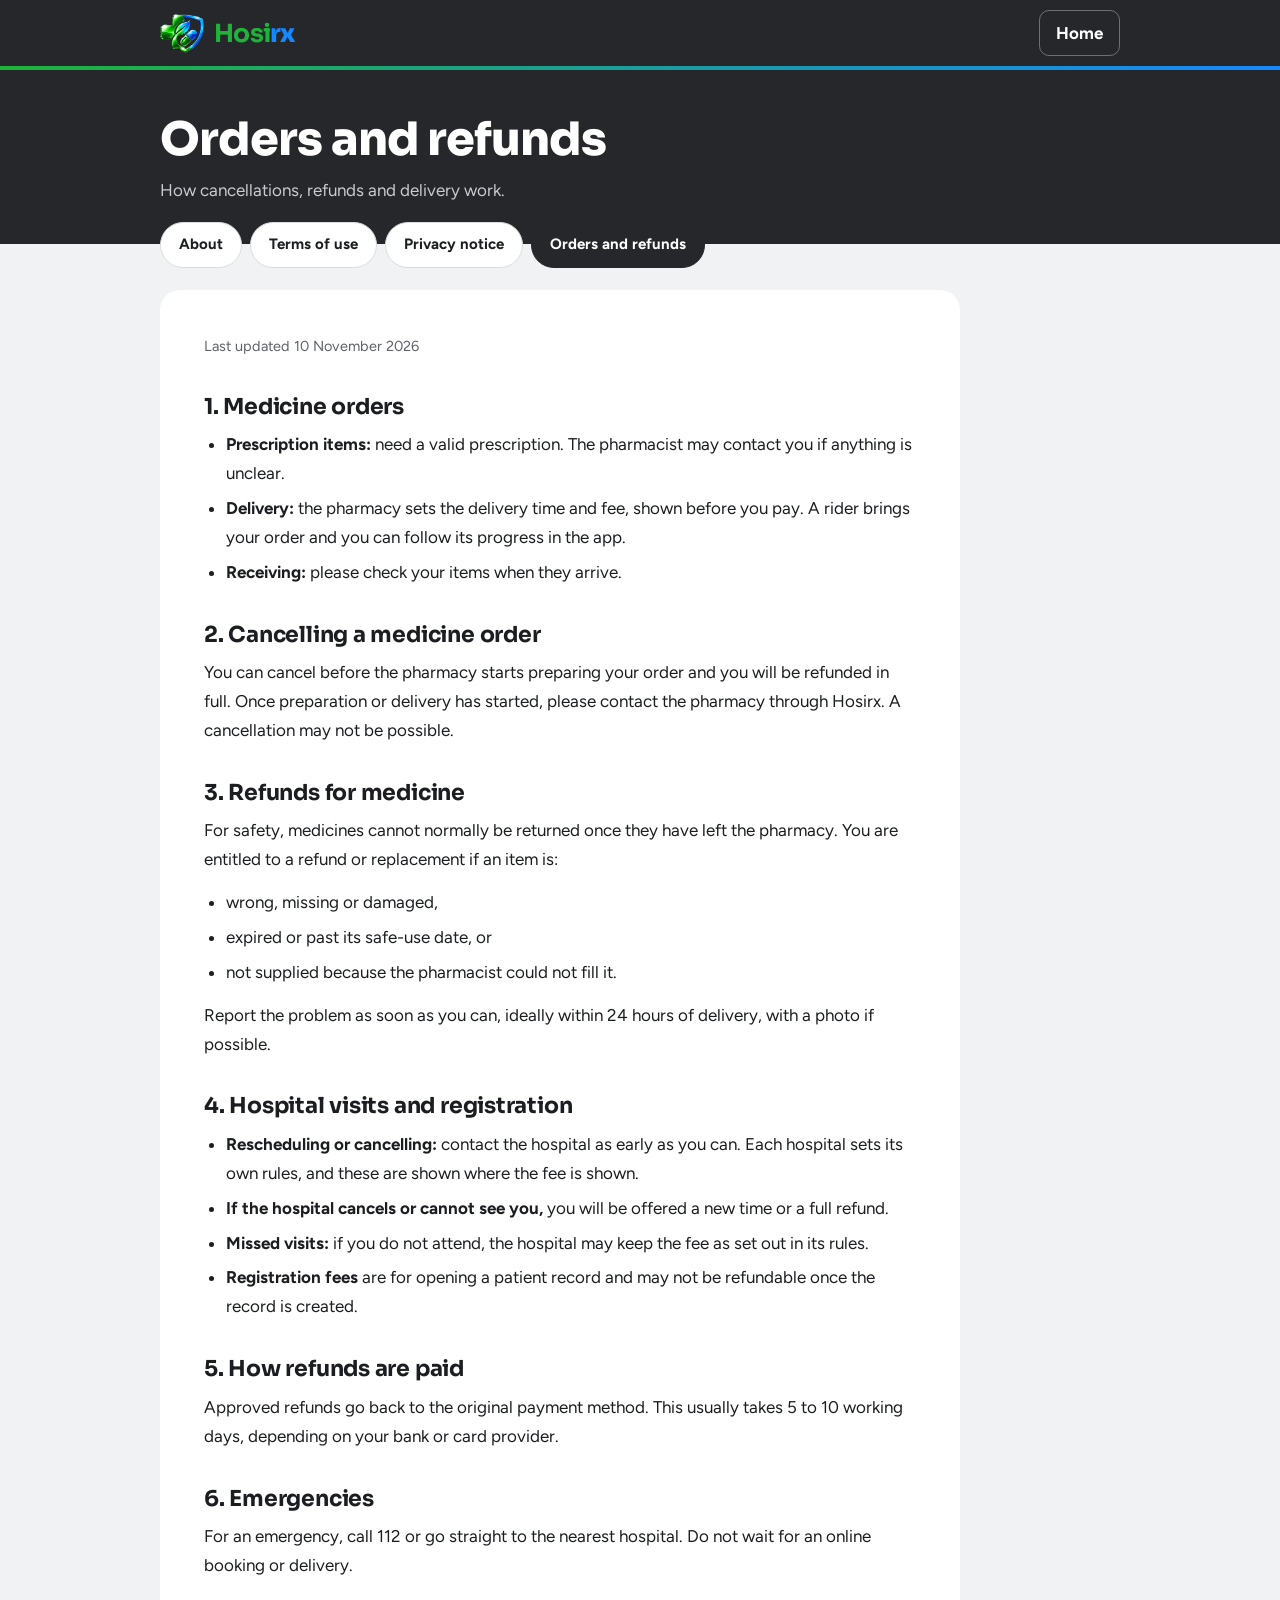
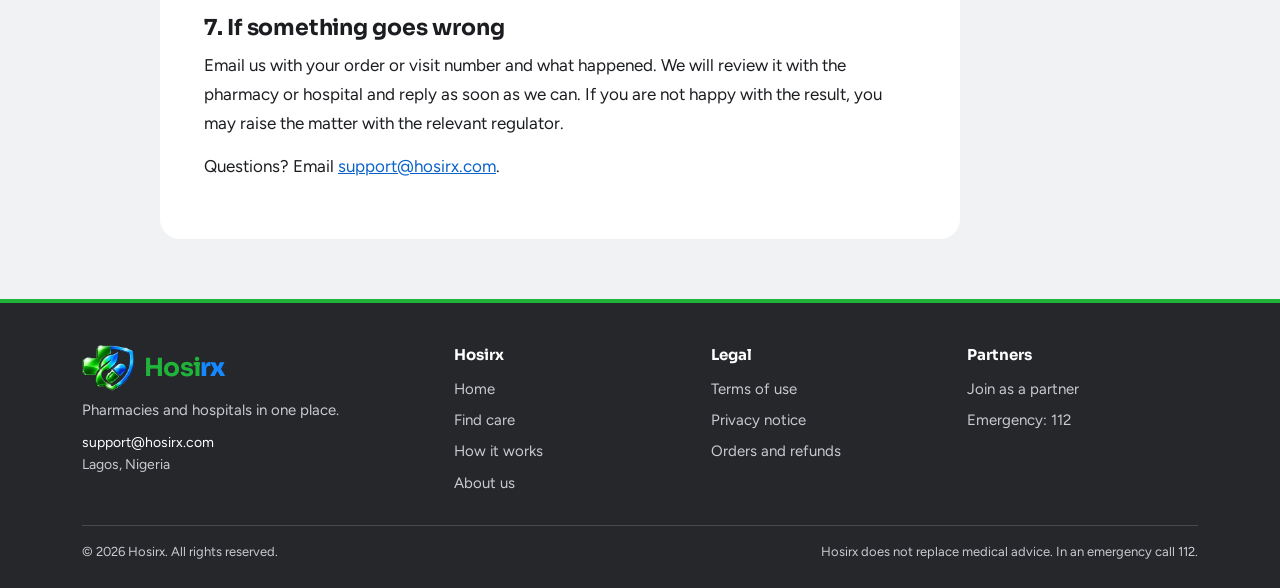
<file: policy.html>
<!DOCTYPE html>
<html lang="en">
<head>
<meta charset="UTF-8">
<meta name="viewport" content="width=device-width, initial-scale=1, viewport-fit=cover">
<meta name="theme-color" content="#25272B">
<title>Orders and refunds – Hosirx</title>
<meta name="description" content="Hosirx orders, cancellation and refund policy.">
<link rel="icon" href="assets/hosirx-emblem.webp">
<link rel="preconnect" href="https://fonts.googleapis.com"><link rel="preconnect" href="https://fonts.gstatic.com" crossorigin>
<link href="https://fonts.googleapis.com/css2?family=Figtree:wght@400;500;600;700&family=Sora:wght@600;700;800&display=swap" rel="stylesheet">
<link rel="stylesheet" href="legal.css">
</head>
<body>
<!-- DRAFT TEXT: have a Nigerian lawyer review this page before launch. -->
<header class="lh"><div class="lw"><a class="lg" href="index.html" aria-label="Hosirx home"><i aria-hidden="true"></i><span><b>Hosi</b><em>rx</em></span></a><a class="lb" href="index.html">Home</a></div></header>
<section class="hero"><div><h1>Orders and refunds</h1><p>How cancellations, refunds and delivery work.</p></div></section>
<nav class="tabs" aria-label="About and legal"><a href="about.html">About</a><a href="terms.html">Terms of use</a><a href="privacy.html">Privacy notice</a><a href="policy.html" aria-current="page">Orders and refunds</a></nav>
<article><div class="sheet">
<p class="meta">Last updated <span data-hx="updated"></span></p>
<h2>1. Medicine orders</h2><ul><li><b>Prescription items:</b> need a valid prescription. The pharmacist may contact you if anything is unclear.</li><li><b>Delivery:</b> the pharmacy sets the delivery time and fee, shown before you pay. A rider brings your order and you can follow its progress in the app.</li><li><b>Receiving:</b> please check your items when they arrive.</li></ul>
<h2>2. Cancelling a medicine order</h2><p>You can cancel before the pharmacy starts preparing your order and you will be refunded in full. Once preparation or delivery has started, please contact the pharmacy through Hosirx. A cancellation may not be possible.</p>
<h2>3. Refunds for medicine</h2><p>For safety, medicines cannot normally be returned once they have left the pharmacy. You are entitled to a refund or replacement if an item is:</p><ul><li>wrong, missing or damaged,</li><li>expired or past its safe-use date, or</li><li>not supplied because the pharmacist could not fill it.</li></ul><p>Report the problem as soon as you can, ideally within 24 hours of delivery, with a photo if possible.</p>
<h2>4. Hospital visits and registration</h2><ul><li><b>Rescheduling or cancelling:</b> contact the hospital as early as you can. Each hospital sets its own rules, and these are shown where the fee is shown.</li><li><b>If the hospital cancels or cannot see you,</b> you will be offered a new time or a full refund.</li><li><b>Missed visits:</b> if you do not attend, the hospital may keep the fee as set out in its rules.</li><li><b>Registration fees</b> are for opening a patient record and may not be refundable once the record is created.</li></ul>
<h2>5. How refunds are paid</h2><p>Approved refunds go back to the original payment method. This usually takes 5 to 10 working days, depending on your bank or card provider.</p>
<h2>6. Emergencies</h2><p>For an emergency, call 112 or go straight to the nearest hospital. Do not wait for an online booking or delivery.</p>
<h2>7. If something goes wrong</h2><p>Email us with your order or visit number and what happened. We will review it with the pharmacy or hospital and reply as soon as we can. If you are not happy with the result, you may raise the matter with the relevant regulator.</p><p>Questions? Email <a data-hx="email" href="#"></a>.</p>
</div></article>
<script src="site.js?v=20261110c" defer></script>
</body>
</html>
</file>
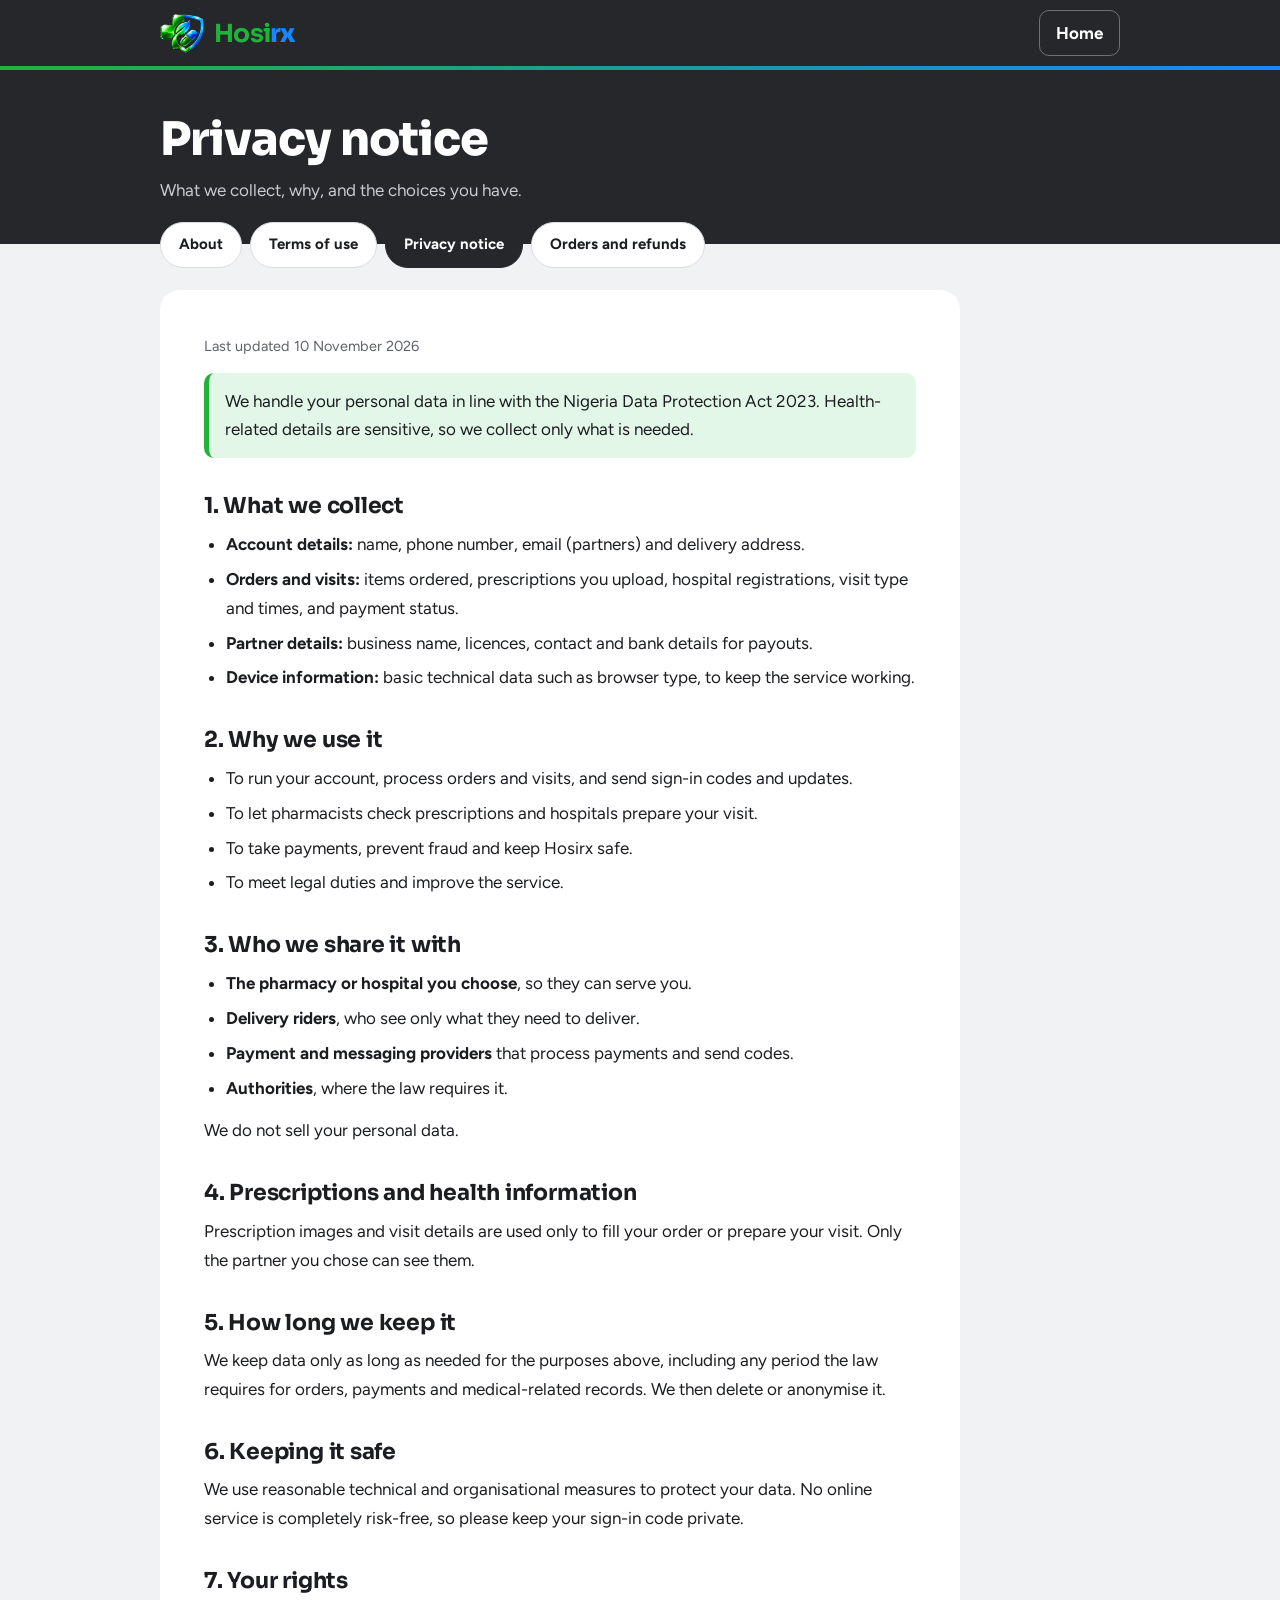
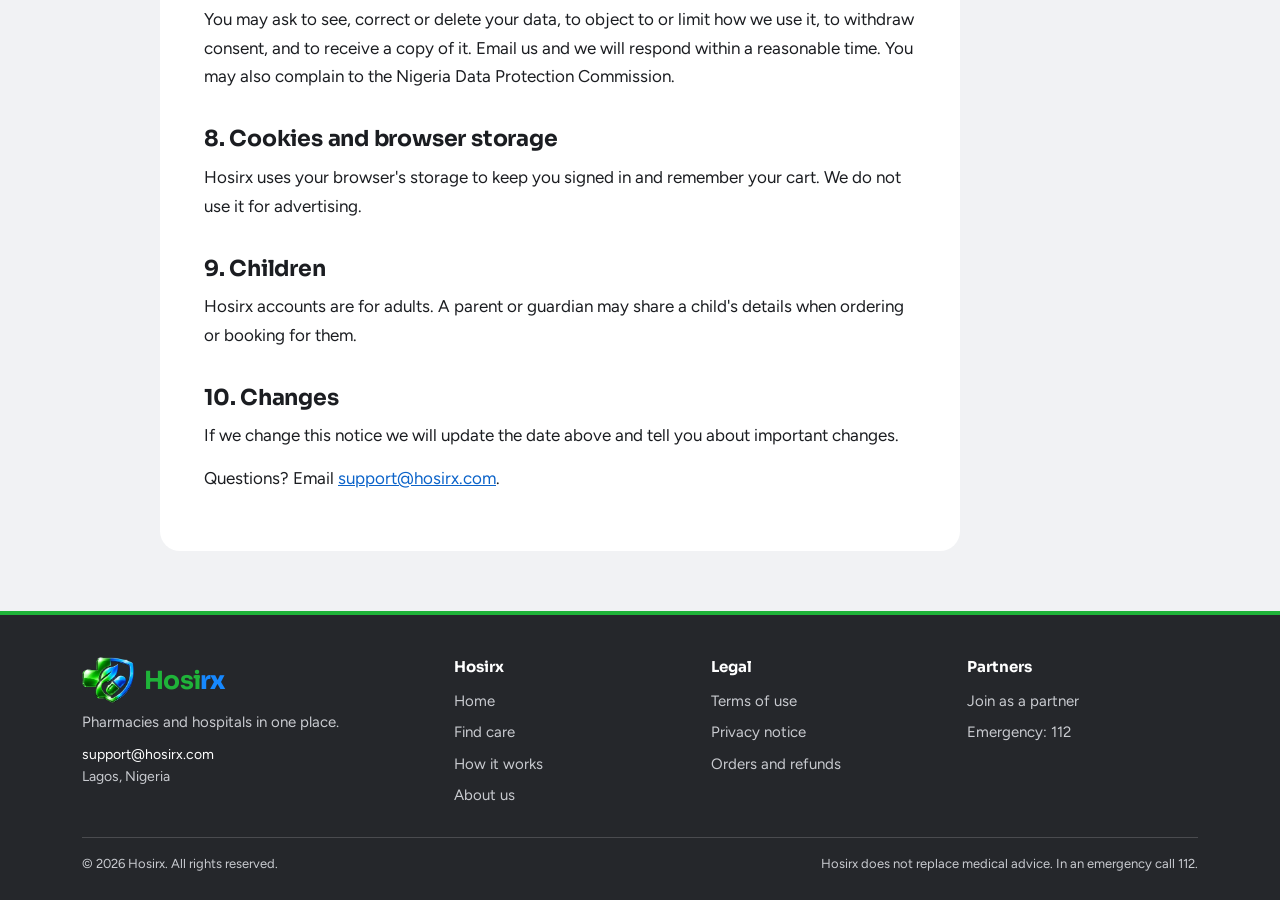
<file: privacy.html>
<!DOCTYPE html>
<html lang="en">
<head>
<meta charset="UTF-8">
<meta name="viewport" content="width=device-width, initial-scale=1, viewport-fit=cover">
<meta name="theme-color" content="#25272B">
<title>Privacy notice – Hosirx</title>
<meta name="description" content="Hosirx privacy notice.">
<link rel="icon" href="assets/hosirx-emblem.webp">
<link rel="preconnect" href="https://fonts.googleapis.com"><link rel="preconnect" href="https://fonts.gstatic.com" crossorigin>
<link href="https://fonts.googleapis.com/css2?family=Figtree:wght@400;500;600;700&family=Sora:wght@600;700;800&display=swap" rel="stylesheet">
<link rel="stylesheet" href="legal.css">
</head>
<body>
<!-- DRAFT TEXT: have a Nigerian lawyer review this page before launch. -->
<header class="lh"><div class="lw"><a class="lg" href="index.html" aria-label="Hosirx home"><i aria-hidden="true"></i><span><b>Hosi</b><em>rx</em></span></a><a class="lb" href="index.html">Home</a></div></header>
<section class="hero"><div><h1>Privacy notice</h1><p>What we collect, why, and the choices you have.</p></div></section>
<nav class="tabs" aria-label="About and legal"><a href="about.html">About</a><a href="terms.html">Terms of use</a><a href="privacy.html" aria-current="page">Privacy notice</a><a href="policy.html">Orders and refunds</a></nav>
<article><div class="sheet">
<p class="meta">Last updated <span data-hx="updated"></span></p>
<div class="note">We handle your personal data in line with the Nigeria Data Protection Act 2023. Health-related details are sensitive, so we collect only what is needed.</div>
<h2>1. What we collect</h2><ul><li><b>Account details:</b> name, phone number, email (partners) and delivery address.</li><li><b>Orders and visits:</b> items ordered, prescriptions you upload, hospital registrations, visit type and times, and payment status.</li><li><b>Partner details:</b> business name, licences, contact and bank details for payouts.</li><li><b>Device information:</b> basic technical data such as browser type, to keep the service working.</li></ul>
<h2>2. Why we use it</h2><ul><li>To run your account, process orders and visits, and send sign-in codes and updates.</li><li>To let pharmacists check prescriptions and hospitals prepare your visit.</li><li>To take payments, prevent fraud and keep Hosirx safe.</li><li>To meet legal duties and improve the service.</li></ul>
<h2>3. Who we share it with</h2><ul><li><b>The pharmacy or hospital you choose</b>, so they can serve you.</li><li><b>Delivery riders</b>, who see only what they need to deliver.</li><li><b>Payment and messaging providers</b> that process payments and send codes.</li><li><b>Authorities</b>, where the law requires it.</li></ul><p>We do not sell your personal data.</p>
<h2>4. Prescriptions and health information</h2><p>Prescription images and visit details are used only to fill your order or prepare your visit. Only the partner you chose can see them.</p>
<h2>5. How long we keep it</h2><p>We keep data only as long as needed for the purposes above, including any period the law requires for orders, payments and medical-related records. We then delete or anonymise it.</p>
<h2>6. Keeping it safe</h2><p>We use reasonable technical and organisational measures to protect your data. No online service is completely risk-free, so please keep your sign-in code private.</p>
<h2>7. Your rights</h2><p>You may ask to see, correct or delete your data, to object to or limit how we use it, to withdraw consent, and to receive a copy of it. Email us and we will respond within a reasonable time. You may also complain to the Nigeria Data Protection Commission.</p>
<h2>8. Cookies and browser storage</h2><p>Hosirx uses your browser's storage to keep you signed in and remember your cart. We do not use it for advertising.</p>
<h2>9. Children</h2><p>Hosirx accounts are for adults. A parent or guardian may share a child's details when ordering or booking for them.</p>
<h2>10. Changes</h2><p>If we change this notice we will update the date above and tell you about important changes.</p><p>Questions? Email <a data-hx="email" href="#"></a>.</p>
</div></article>
<script src="site.js?v=20261110c" defer></script>
</body>
</html>
</file>
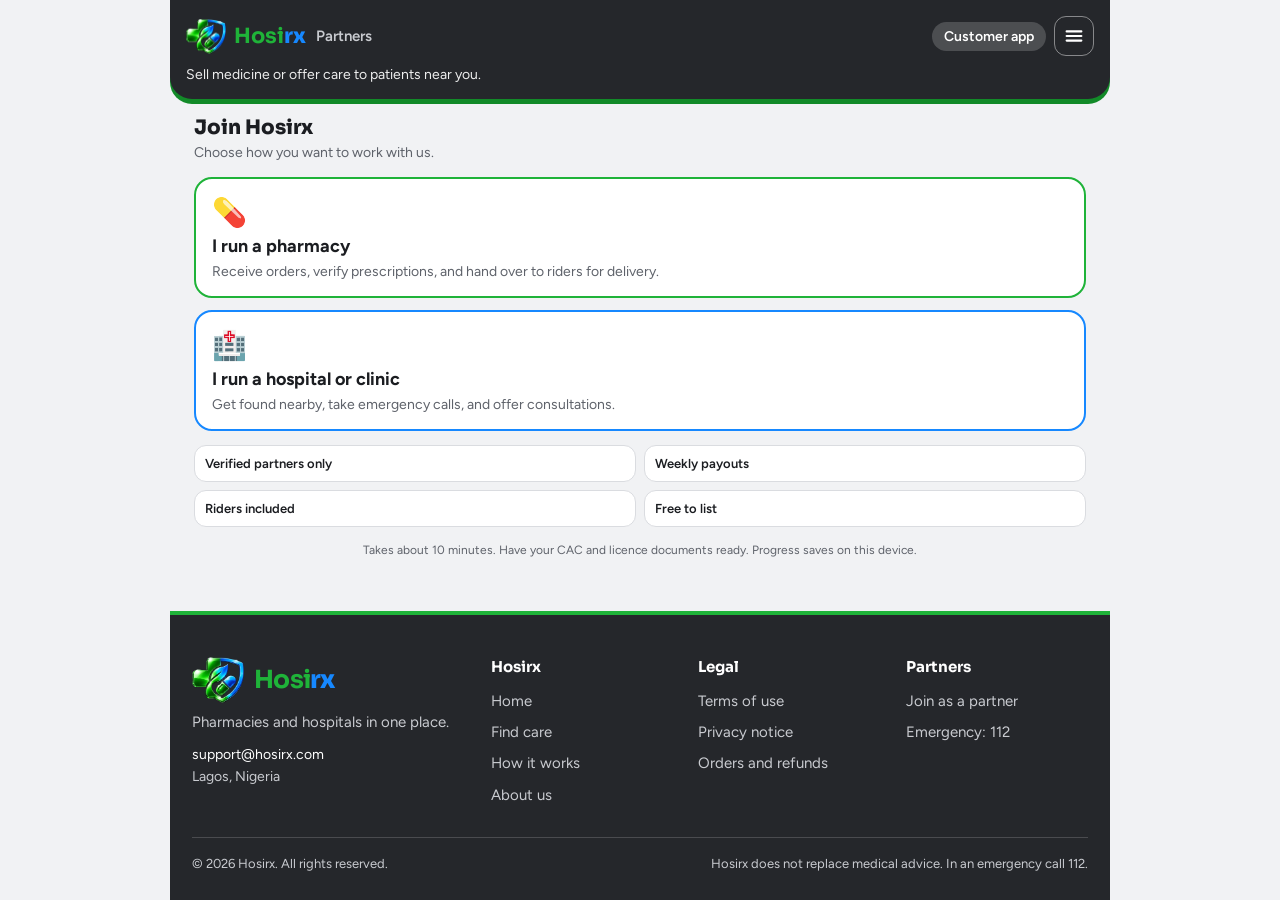
<file: signup.html>
<!DOCTYPE html>
<html lang="en">
<head>
<meta charset="UTF-8">
<meta name="viewport" content="width=device-width, initial-scale=1, viewport-fit=cover">
<title>Hosirx Partners – Join as a pharmacy or hospital</title>
<link href="https://fonts.googleapis.com/css2?family=Figtree:wght@400;500;600;700;800&family=Sora:wght@700;800&display=swap" rel="stylesheet">
<style>
:root{--green:#0B7A55;--green-d:#085C41;--green-l:#E3F4EC;--blue:#1565C0;--blue-d:#0D47A1;--blue-l:#E4EEFB;--red:#D32F2F;--ink:#10231C;--mute:#5D6F68;--line:#DCE6E1;--bg:#F5F9F7;
--a:var(--green);--ad:var(--green-d);--al:var(--green-l)}
body.hosp{--a:var(--blue);--ad:var(--blue-d);--al:var(--blue-l);--bg:#F4F8FD;--line:#D9E4F2}
*{box-sizing:border-box;margin:0;padding:0;-webkit-tap-highlight-color:transparent}
body{font-family:Figtree,system-ui,-apple-system,"Segoe UI",Roboto,sans-serif;background:var(--bg);color:var(--ink);max-width:560px;margin:0 auto;min-height:100vh;padding-top:env(safe-area-inset-top,0px)}
button,input,select,textarea{font:inherit;color:inherit}button{cursor:pointer;border:0;background:none}
:focus-visible{outline:3px solid var(--a);outline-offset:2px}
header{background:var(--a);color:#fff;padding:16px;border-radius:0 0 22px 22px;transition:background .3s}
.top{display:flex;justify-content:space-between;align-items:center}
.brand{font-weight:800;font-size:20px}.back{color:#fff;font-size:14px;font-weight:600;text-decoration:none;background:rgba(255,255,255,.18);padding:6px 12px;border-radius:99px}
header p{font-size:14px;opacity:.92;margin-top:10px}
.bar{height:6px;background:rgba(255,255,255,.3);border-radius:9px;margin-top:12px;overflow:hidden;display:none}
.bar i{display:block;height:100%;background:#fff;width:0;transition:width .3s}
main{padding:16px 16px 40px}
h2{font-size:20px;font-weight:800;margin-bottom:4px}.sub{color:var(--mute);font-size:14px;margin-bottom:16px}
.pick{display:block;width:100%;text-align:left;background:#fff;border:2px solid var(--line);border-radius:18px;padding:16px;margin-bottom:12px}
.pick b{font-size:18px;display:block;margin:6px 0 4px}.pick span{font-size:14px;color:var(--mute)}
.pick.p{border-color:var(--green)}.pick.h{border-color:var(--blue)}
.pick .em{font-size:28px}
.perks{display:grid;grid-template-columns:1fr 1fr;gap:8px;margin:14px 0}
.perks div{background:#fff;border:1.5px solid var(--line);border-radius:12px;padding:10px;font-size:13px;font-weight:600}
.f{margin-bottom:14px}.f label,.f .l{display:block;font-weight:700;font-size:14px;margin-bottom:6px}
.f small{display:block;color:var(--mute);font-size:12px;margin-top:4px}
.f input[type=text],.f input[type=tel],.f input[type=email],.f select,.f textarea{width:100%;padding:12px;border:1.5px solid var(--line);border-radius:12px;background:#fff}
.f.err input,.f.err select,.f.err .up{border-color:var(--red)}
.msg{color:var(--red);font-size:12px;font-weight:600;margin-top:4px}
.up{display:flex;justify-content:space-between;align-items:center;gap:8px;border:2px dashed var(--a);border-radius:12px;padding:12px;background:#fff;cursor:pointer;font-weight:600;color:var(--ad);font-size:14px}
.up input{display:none}.up .ok{color:var(--green);font-weight:700}
.chips{display:flex;flex-wrap:wrap;gap:8px}
.chip{padding:8px 14px;border-radius:99px;background:#fff;border:1.5px solid var(--line);font-weight:600;font-size:14px}
.chip.on{background:var(--a);border-color:var(--a);color:#fff}
.chk{display:flex;gap:10px;align-items:flex-start;background:#fff;border:1.5px solid var(--line);border-radius:12px;padding:12px;font-size:14px}
.chk input{width:20px;height:20px;margin-top:1px;accent-color:var(--a);flex:none}
.f.err .chk{border-color:var(--red)}
.doc{background:#fff;border:1.5px solid var(--line);border-radius:14px;padding:12px;margin-bottom:10px}
.doc input{width:100%;padding:10px;border:1.5px solid var(--line);border-radius:10px;margin-bottom:8px}
.doc .rm{color:var(--red);font-weight:700;font-size:13px}
.btn{background:var(--a);color:#fff;font-weight:700;padding:14px;border-radius:12px;width:100%;margin-top:6px}
.btn.out{background:#fff;color:var(--a);border:1.5px solid var(--a)}
.row{display:flex;gap:10px}.row>*{flex:1}
.rev{background:#fff;border:1.5px solid var(--line);border-radius:14px;padding:12px;margin-bottom:12px;font-size:14px}
.rev h3{font-size:14px;color:var(--ad);margin-bottom:6px}.rev div{display:flex;justify-content:space-between;gap:12px;padding:3px 0}.rev span{color:var(--mute)}.rev b{text-align:right;word-break:break-word}
.steps{list-style:none;margin:14px 0}
.steps li{padding:10px 0 10px 32px;position:relative;color:var(--mute);font-size:15px}
.steps li:before{content:"";position:absolute;left:4px;top:13px;width:14px;height:14px;border-radius:50%;border:2px solid var(--line);background:#fff}
.steps li.done{color:var(--ink);font-weight:600}.steps li.done:before{background:var(--a);border-color:var(--a)}
.steps li.now:before{border-color:var(--a);box-shadow:0 0 0 4px var(--al)}
.ref{background:var(--al);color:var(--ad);font-weight:800;border-radius:12px;padding:10px;text-align:center;letter-spacing:1px}
.note{font-size:12px;color:var(--mute);text-align:center;margin-top:16px}
main.tp{padding-bottom:8px}
.card{background:#fff;border:1.5px solid var(--line);border-radius:16px;padding:14px;margin-bottom:12px}
.r{display:flex;gap:10px;align-items:center;justify-content:space-between}
.t{font-weight:700}.s{font-size:13px;color:var(--mute)}
.tag{display:inline-block;font-size:12px;font-weight:700;padding:3px 8px;border-radius:6px;background:var(--al);color:var(--ad);white-space:nowrap}
.tag.rx{background:#FFF1DC;color:#9A5B00}.tag.red{background:#FDE8E8;color:var(--red)}.tag.gr{background:#EEF1F0;color:var(--mute)}
.sw{width:52px;height:30px;border-radius:99px;background:#C9D6D0;position:relative;flex:none;transition:background .2s}
.sw i{position:absolute;top:3px;left:3px;width:24px;height:24px;border-radius:50%;background:#fff;transition:left .2s}
.sw[aria-checked=true]{background:var(--a)}.sw[aria-checked=true] i{left:25px}
.grid2{display:grid;grid-template-columns:1fr 1fr;gap:10px}
.stat{background:#fff;border:1.5px solid var(--line);border-radius:14px;padding:12px}.stat b{display:block;font-size:20px;margin-top:2px}
.btn.sm{padding:9px 14px;width:auto;margin:0;font-size:14px}.btn.red{background:var(--red)}
a.btn{display:block;text-align:center;text-decoration:none}
.acts{display:flex;gap:8px;margin-top:12px}.acts .btn{flex:1;margin:0;padding:11px}
.alert{background:#FDE8E8;border:1.5px solid var(--red);border-radius:16px;padding:14px;margin-bottom:12px}
.empty{text-align:center;color:var(--mute);padding:36px 10px}
.sl{display:grid;grid-template-columns:repeat(3,1fr);gap:8px;margin:10px 0}
.slotb{padding:9px 0;border-radius:10px;border:1.5px solid var(--line);background:#fff;font-weight:700;font-size:13px}
.slotb.on{background:var(--a);border-color:var(--a);color:#fff}.slotb.off{color:var(--mute);text-decoration:line-through}
.slotb.bk{background:var(--al);color:var(--ad);border-color:var(--al)}.slotb small{display:block;font-size:10px;font-weight:600}
.sheetbg{position:fixed;inset:0;background:rgba(10,25,20,.5);z-index:40;display:none}.sheetbg.on{display:block}
.psheet{position:fixed;bottom:0;left:50%;transform:translateX(-50%);width:100%;max-width:560px;max-height:90vh;overflow:auto;background:var(--bg);border-radius:22px 22px 0 0;padding:18px 16px calc(20px + env(safe-area-inset-bottom,0px));z-index:50;display:none}.psheet.on{display:block}
.toast{position:fixed;top:14px;left:50%;transform:translateX(-50%) translateY(-90px);background:var(--ink);color:#fff;padding:11px 18px;border-radius:12px;font-weight:600;font-size:14px;z-index:99;transition:transform .3s;max-width:90%;text-align:center}.toast.on{transform:translateX(-50%) translateY(0)}
.doc .rm,.card .rm{color:var(--red);font-weight:700;font-size:13px;margin-top:6px}
.lst{display:block}
@media(min-width:900px){body{max-width:940px}.psheet{max-width:560px}.lst{display:grid;grid-template-columns:repeat(2,1fr);gap:0 14px}.grid2{grid-template-columns:repeat(4,1fr)}main{padding-left:24px;padding-right:24px}}
@media (prefers-reduced-motion:reduce){*{transition:none!important}}

:root{--emb:url([data-uri]);--green:#1FB339;--green-d:#128A28;--green-l:#E3F7E8;--blue:#1688FF;--blue-d:#0B63C9;--blue-l:#E3F0FF;--ink:#1B1D21;--mute:#5E626A;--line:#DADCE0;--bg:#F1F2F4;--a:#128A28;--ad:#0C6B1E;--al:#E3F7E8}
body.hosp{--a:#0B63C9;--ad:#084A99;--al:#E3F0FF;--bg:#EEF3F9;--line:#D6DEE9}
header{background:#25272B;box-shadow:0 5px 0 var(--a)}
header h1,header h2,h1,h2,h3{font-family:Sora,Figtree,sans-serif}
.emb{display:block;flex:none;width:40px;height:35px;background:var(--emb) center/contain no-repeat}
.brand{display:flex;align-items:center;gap:8px;font-family:Sora,sans-serif;font-size:21px}
.wm b{color:#1FB339}.wm i{color:#1688FF;font-style:normal}.brand .pt{font-weight:600;font-size:15px;color:#C9CBD0;font-family:Figtree,sans-serif;margin-left:2px}

/* hamburger menu + toast position */
#pTabs{padding-bottom:6px;margin-bottom:6px;border-bottom:1px solid rgba(255,255,255,.18)}
.pmenu .pt{display:flex;align-items:center;gap:12px;width:100%;text-align:left;color:#fff;font-weight:700;font-size:16px;padding:13px 14px;border-radius:10px;position:relative}
.pmenu .pt svg{width:22px;height:22px;flex:none}.pmenu .pt span:first-of-type+span{margin-left:auto}
.pmenu .pt:hover,.pmenu .pt:focus-visible{background:rgba(255,255,255,.12)}
.pmenu .pt.on{background:rgba(31,179,57,.28)}
.pmenu .pt .bd{margin-left:auto;background:var(--red);color:#fff;font-size:12px;border-radius:99px;min-width:22px;line-height:22px;text-align:center;padding:0 6px}
.hb{position:relative}.hbn{position:absolute;top:-6px;right:-6px;background:var(--red);color:#fff;font-size:11px;font-weight:700;border-radius:99px;min-width:18px;line-height:18px;text-align:center;padding:0 5px}
header{position:relative}
.tr{display:flex;align-items:center;gap:8px}
.hb{width:40px;height:40px;border-radius:12px;display:grid;place-items:center;color:#fff;border:1.5px solid rgba(255,255,255,.45)}
.hb svg{width:22px;height:22px}.hb .x{display:none}.hb[aria-expanded=true] .x{display:inline}.hb[aria-expanded=true] .l{display:none}
.pmenu{display:none;position:absolute;top:calc(100% - 8px);right:12px;width:min(280px,calc(100% - 24px));background:#25272B;border-bottom:4px solid #1FB339;border-radius:14px;padding:8px;box-shadow:0 18px 40px rgba(0,0,0,.35);z-index:60;flex-direction:column}
.pmenu.open{display:flex}
.pmenu a{display:block;color:#fff;text-decoration:none;font-weight:600;font-size:15px;padding:13px 14px;border-radius:10px}
.pmenu a:hover,.pmenu a:focus-visible{background:rgba(255,255,255,.12)}
.pmenu a+a{border-top:1px solid rgba(255,255,255,.12)}
.toast{top:auto;bottom:24px;transform:translateX(-50%) translateY(140px)}
.toast.on{transform:translateX(-50%) translateY(0)}
/* keep the footer at the bottom on every tab, even when the page is short */
html{min-height:100%}
body{min-height:100vh;min-height:100dvh;display:flex;flex-direction:column}
main{flex:1 0 auto}
.hx-f{margin-top:auto;flex:none}
</style>
</head>
<body>
<header>
  <div class="top"><div class="brand"><span class="emb" aria-hidden="true"></span><span class="wm"><b>Hosi</b><i>rx</i></span> <span class="pt">Partners</span></div><div class="tr"><a class="back" href="app.html">Customer app</a><button class="hb" id="pmBtn" type="button" aria-label="Menu" aria-expanded="false" aria-controls="pMenu"><svg viewBox="0 0 24 24" fill="none" stroke="currentColor" stroke-width="2.4" stroke-linecap="round"><path class="l" d="M4 7h16M4 12h16M4 17h16"/><path class="x" d="M6 6l12 12M18 6 6 18"/></svg></button></div></div>
  <nav class="pmenu" id="pMenu" aria-label="Menu"><div id="pTabs"></div><a href="terms.html" target="_blank" rel="noopener">Terms of use</a><a href="privacy.html" target="_blank" rel="noopener">Privacy notice</a><a href="policy.html" target="_blank" rel="noopener">Orders and refunds</a><a href="mailto:support@hosirx.com">Contact support</a><a href="tel:112">Emergency: 112</a></nav>
  <p id="hp">Sell medicine or offer care to patients near you.</p>
  <div class="bar" id="bar"><i id="bi"></i></div>
</header>
<main id="app"></main>

<script>
(function(){var b=document.getElementById("pmBtn"),m=document.getElementById("pMenu");if(!b||!m)return;
function set(o){m.classList.toggle("open",o);b.setAttribute("aria-expanded",o)}
b.onclick=function(e){e.stopPropagation();set(!m.classList.contains("open"))};
m.addEventListener("click",function(e){if(e.target.closest("a,button"))set(false)});
document.addEventListener("click",function(e){if(!m.contains(e.target))set(false)});
document.addEventListener("keydown",function(e){if(e.key==="Escape")set(false)})})();
</script>
<script src="hs-core.js?v=20261110c"></script>
<script>
(function(){
"use strict";
var $=function(s){return document.querySelector(s)};
var QS=new URLSearchParams(location.search),DEMO=QS.get("demo")||"",WEB=QS.get("web")==="1",TYPE=QS.get("type")||"";
var STATES=["Lagos","FCT Abuja","Rivers","Oyo","Kano","Enugu","Edo","Kaduna","Ogun","Delta","Anambra","Other"];
var BANKS=["Access Bank","GTBank","First Bank","UBA","Zenith Bank","Opay","Moniepoint","Kuda","Other"];
function M(id,l,r,hint){return {id:id,l:l,t:"text",v:"money",r:r,h:hint}}
var DEPTS=["General","Emergency","Paediatrics","Maternity","Cardiology","Surgery","Dental","Eye","Mental health"];

/* ---------- Step definitions (the marketplace frame) ---------- */
var BIZ=[
 {id:"name",l:"Business name",t:"text",r:1},
 {id:"state",l:"State",t:"select",o:STATES,r:1},
 {id:"city",l:"City or area",t:"text",r:1},
 {id:"addr",l:"Street address",t:"text",r:1,h:"Riders and patients use this to find you."},
 {id:"phone",l:"Business phone",t:"tel",r:1,v:"phone"},
 {id:"email",l:"Email",t:"email",r:1,v:"email"},
 {id:"cac",l:"CAC registration number",t:"text",r:1,h:"Example: RC 1234567"}
];
var PAY=[
 {id:"bank",l:"Bank",t:"select",o:BANKS,r:1},
 {id:"acct",l:"Account number",t:"tel",r:1,v:"acct",h:"10 digits. Payouts go to this account."},
 {id:"acctName",l:"Account name",t:"text",r:1,h:"Must match your business or director name."}
];
var FLOW={
 pharm:{label:"Pharmacy",steps:[
  {title:"Business details",sub:"Tell us who you are.",f:BIZ},
  {title:"Licences and compliance",sub:"We verify every pharmacy before it goes live.",f:[
   {id:"prem",l:"PCN premises licence number",t:"text",r:1},
   {id:"sup",l:"Superintendent pharmacist name",t:"text",r:1},
   {id:"supNo",l:"Pharmacist PCN registration number",t:"text",r:1},
   {id:"fCac",l:"CAC certificate",t:"file",r:1},
   {id:"fPrem",l:"Premises licence",t:"file",r:1},
   {id:"fPharm",l:"Pharmacist licence",t:"file",r:1},
   {id:"nafdac",l:"I confirm every product I list is NAFDAC-registered.",t:"check",r:1},
   {id:"ctrl",l:"I will not sell controlled drugs without a verified prescription.",t:"check",r:1}]},
  {title:"How you operate",sub:"Set your hours and delivery area.",f:[
   {id:"hours",l:"Opening hours",t:"select",o:["Open 24 hours","7am – 9pm","8am – 10pm","Custom"],r:1},
   {id:"radius",l:"Delivery radius",t:"select",o:["Up to 3 km","Up to 5 km","Up to 10 km"],r:1},
   {id:"prep",l:"Usual preparation time",t:"select",o:["Under 10 min","10–20 min","20–30 min"],r:1},
   {id:"rx",l:"I accept prescription orders and will verify them before dispatch.",t:"check"}]},
  {title:"Consultation fees",sub:"Pharmacist consultations open a video, voice or chat room. "+"You set the price. Patients pay it through the payment gateway before the appointment is confirmed. You can change it, and add more appointment types, later in your dashboard.",f:[M("fVideo","Video consultation (₦)",1,"Example: 2000"),M("fVoice","Voice call (₦)",1),M("fChat","Chat (₦)",1)]},
  {title:"Payout account",sub:"Where we send your earnings.",f:PAY}]},
 hosp:{label:"Hospital",steps:[
  {title:"Facility details",sub:"Tell us who you are.",f:BIZ},
  {title:"Licences and compliance",sub:"We verify every facility before it goes live.",f:[
   {id:"lic",l:"State Ministry of Health facility licence number",t:"text",r:1},
   {id:"dir",l:"Medical director name",t:"text",r:1},
   {id:"dirNo",l:"Medical director MDCN number",t:"text",r:1},
   {id:"fCac",l:"CAC certificate",t:"file",r:1},
   {id:"fLic",l:"Facility licence",t:"file",r:1},
   {id:"terms",l:"I confirm all listed doctors hold a valid MDCN licence.",t:"check",r:1}]},
  {title:"Services",sub:"What patients can reach you for.",f:[
   {id:"ftype",l:"Facility type",t:"select",o:["General hospital","Specialist hospital","Maternity centre","Clinic"],r:1},
   {id:"em",l:"We offer 24/7 emergency care.",t:"check"},
   {id:"emPhone",l:"Emergency phone line",t:"tel",r:1,v:"phone",h:"Patients tap this to call you directly."},
   {id:"amb",l:"We have an ambulance.",t:"check"},
   {id:"depts",l:"Departments",t:"chips",o:DEPTS,r:1},
   {id:"modes",l:"Consultation options",t:"chips",o:["Video","Chat","In person"],r:1}]},
  {title:"Doctors",sub:"Add at least one doctor patients can book.",f:[{id:"docs",t:"docs",r:1}]},
  {title:"Consultation fees",sub:"You set the price. Patients pay it through the payment gateway before the appointment is confirmed. You can change it, and add more appointment types, later in your dashboard.",f:[M("fVideo","Video consultation (₦)",1,"Example: 8000"),M("fVoice","Voice call (₦)",1),M("fChat","Chat (₦)",1),M("fIn","In-person visit (₦)",1),M("fEmerg","Emergency consultation (₦)",1,"Charged for non-life-threatening emergency bookings."),M("fFollow","Follow-up visit (₦)",1),M("fSpec","Specialist consultation (₦)",0,"Optional"),M("fAnte","Antenatal or maternity visit (₦)",0,"Optional"),M("fReg","New patient registration (₦)",0,"Optional. Charged once when a patient registers with you on the website or app.")]},
  {title:"Payout account",sub:"Where we send consultation earnings.",f:PAY}]}
};

/* ---------- State ---------- */
var S={type:null,step:0,d:{},err:{},docs:[{n:"",m:"",s:""}]};
try{var sv=JSON.parse(localStorage.getItem("hs_partner")||"null");if(sv&&sv.type){S.type=sv.type;S.d=sv.d||{};S.step=sv.step||0;S.ref=sv.ref;S.stage=sv.stage||0;if(sv.docs&&sv.docs.length)S.docs=sv.docs}}catch(e){}
function save(){if(DEMO)return;try{localStorage.setItem("hs_partner",JSON.stringify({type:S.type,d:S.d,step:S.step,docs:S.docs,ref:S.ref,stage:S.stage}))}catch(e){}}
/* Demo accounts (index.html?demo): an approved partner, held in memory only, never saved */
var SEEDS={
 pharm:{type:"pharm",ref:"HS-PH-DEMO1",d:{name:"HealthPlus Pharmacy",state:"Lagos",city:"Ikeja",addr:"12 Allen Avenue",phone:"08000000002",email:"demo.pharmacy@hosirx.demo",fVideo:"2000",fVoice:"1500",fChat:"1000",bank:"GTBank",acct:"0123456789",acctName:"HealthPlus Pharmacy Ltd"}},
 hosp:{type:"hosp",ref:"HS-HO-DEMO1",d:{name:"Lagoon General Hospital",state:"Lagos",city:"Ikeja",addr:"5 Obafemi Awolowo Way",phone:"08000000003",email:"demo.hospital@hosirx.demo",em:true,amb:true,emPhone:"08000000001",fVideo:"8000",fVoice:"6000",fChat:"4000",fIn:"10000",fEmerg:"15000",fFollow:"5000",fSpec:"12000",fAnte:"9000",fReg:"3000",bank:"Access Bank",acct:"0987654321",acctName:"Lagoon General Hospital Ltd"},docs:[{n:"Dr. Adeyemi",m:"MDCN 11111",s:"GP"},{n:"Dr. Okafor",m:"MDCN 22222",s:"Paediatrics"}]}
};
if(SEEDS[DEMO]){var sd=SEEDS[DEMO];S.type=sd.type;S.d=sd.d;S.ref=sd.ref;S.stage=3;S.step=99;if(sd.docs)S.docs=sd.docs}
function esc(s){return String(s==null?"":s).replace(/[&<>"]/g,function(c){return {"&":"&amp;","<":"&lt;",">":"&gt;",'"':"&quot;"}[c]})}
function flow(){return FLOW[S.type]}
/* Embedded inside the Hosirx sign-in page (app.html?embed=apply|portal) */
var EMB=new URLSearchParams(location.search).get("embed")||"",IN=window.parent!==window&&(EMB==="apply"||EMB==="portal");
if(IN){
  var bk0=document.querySelector(".back");
  bk0.textContent=EMB==="portal"?"Sign out":"Back";bk0.setAttribute("href","#");
  bk0.onclick=function(e){e.preventDefault();window.parent.postMessage({hs:"partner-exit"},"*")};
}
function theme(){document.body.classList.toggle("hosp",S.type==="hosp")}

/* ---------- Validation ---------- */
function bad(f){
  var v=S.d[f.id];
  if(f.t==="docs"){var ok=S.docs.some(function(x){return x.n.trim()&&x.m.trim()&&x.s.trim()});return ok?"":"Add at least one doctor with name, MDCN number and specialty."}
  if(f.t==="chips")return f.r&&!(v&&v.length)?"Pick at least one.":"";
  if(f.t==="check")return f.r&&!v?"Please confirm to continue.":"";
  if(f.t==="file")return f.r&&!v?"Upload this document.":"";
  if(f.r&&!String(v||"").trim())return "Required.";
  var s=String(v||"").replace(/[\s,]/g,"");
  if(f.v==="money")return s&&!/^\d{3,7}$/.test(s)?"Enter an amount in naira, e.g. 5000.":"";
  if(f.v==="phone"&&!/^(\+234|0)\d{10}$/.test(s))return "Use a Nigerian number, e.g. 0803 123 4567.";
  if(f.v==="email"&&!/^[^@\s]+@[^@\s]+\.[^@\s]+$/.test(s))return "Enter a valid email.";
  if(f.v==="acct"&&!/^\d{10}$/.test(s))return "Account number must be 10 digits.";
  return "";
}

/* ---------- Render ---------- */
function field(f){
  var v=S.d[f.id],e=S.err[f.id],h="";
  if(f.t==="check")h='<label class="chk"><input type="checkbox" data-k="'+f.id+'"'+(v?' checked':'')+'><span>'+f.l+'</span></label>';
  else if(f.t==="file")h='<div class="l">'+f.l+'</div><label class="up"><span>'+(v?'<span class="ok">✔ '+esc(v)+'</span>':'Tap to upload photo or PDF')+'</span><input type="file" data-k="'+f.id+'" accept="image/*,.pdf"></label>';
  else if(f.t==="select")h='<label for="'+f.id+'">'+f.l+'</label><select id="'+f.id+'" data-k="'+f.id+'"><option value="">Select</option>'+f.o.map(function(o){return '<option'+(v===o?' selected':'')+'>'+o+'</option>'}).join("")+'</select>';
  else if(f.t==="chips")h='<div class="l">'+f.l+'</div><div class="chips">'+f.o.map(function(o){return '<button type="button" class="chip'+((v||[]).indexOf(o)>-1?' on':'')+'" data-c="'+f.id+'" data-o="'+o+'">'+o+'</button>'}).join("")+'</div>';
  else if(f.t==="docs")h=S.docs.map(function(d,i){return '<div class="doc"><input placeholder="Doctor name" data-d="'+i+'" data-p="n" value="'+esc(d.n)+'"><input placeholder="MDCN number" data-d="'+i+'" data-p="m" value="'+esc(d.m)+'"><input placeholder="Specialty, e.g. Paediatrics" data-d="'+i+'" data-p="s" value="'+esc(d.s)+'">'+(S.docs.length>1?'<button type="button" class="rm" data-rm="'+i+'">Remove</button>':'')+'</div>'}).join("")+'<button type="button" class="btn out" id="addDoc">Add another doctor</button>';
  else if(f.v==="money")h='<label for="'+f.id+'">'+f.l+'</label><input id="'+f.id+'" type="text" inputmode="numeric" data-k="'+f.id+'" value="'+esc(v)+'" placeholder="e.g. 5000" autocomplete="off">';
  else h='<label for="'+f.id+'">'+f.l+'</label><input id="'+f.id+'" type="'+f.t+'" data-k="'+f.id+'" value="'+esc(v)+'" autocomplete="off">';
  return '<div class="f'+(e?' err':'')+'">'+h+(f.h&&!e?'<small>'+f.h+'</small>':'')+(e?'<div class="msg">'+e+'</div>':'')+'</div>';
}

function render(){
  theme();var app=$("#app");app.classList.remove("tp");
  if(!S.type&&(TYPE==="pharm"||TYPE==="hosp")){S.type=TYPE;S.step=0;S.d={};S.err={};save()}
  if(!S.type){
    $("#bar").style.display="none";$("#hp").textContent="Sell medicine or offer care to patients near you.";
    app.innerHTML='<h2>Join Hosirx</h2><p class="sub">Choose how you want to work with us.</p>'+
    '<button class="pick p" data-t="pharm"><span class="em">💊</span><b>I run a pharmacy</b><span>Receive orders, verify prescriptions, and hand over to riders for delivery.</span></button>'+
    '<button class="pick h" data-t="hosp"><span class="em">🏥</span><b>I run a hospital or clinic</b><span>Get found nearby, take emergency calls, and offer consultations.</span></button>'+
    '<div class="perks"><div>Verified partners only</div><div>Weekly payouts</div><div>Riders included</div><div>Free to list</div></div>'+
    '<p class="note">Takes about 10 minutes. Have your CAC and licence documents ready. Progress saves on this device.</p>';
    document.querySelectorAll(".pick").forEach(function(b){b.onclick=function(){S.type=b.dataset.t;S.step=0;S.d={};S.err={};save();render();scrollTo(0,0)}});
    return;
  }
  var fl=flow(),n=fl.steps.length;
  if(S.step>=n+1){return done()}
  $("#bar").style.display="block";
  $("#hp").textContent=fl.label+" onboarding · Step "+Math.min(S.step+1,n+1)+" of "+(n+1);
  $("#bi").style.width=((S.step+1)/(n+1)*100)+"%";
  if(S.step===n){return review()}
  var st=fl.steps[S.step];
  app.innerHTML='<h2>'+st.title+'</h2><p class="sub">'+st.sub+'</p>'+st.f.map(field).join("")+
   '<div class="row">'+(S.step>0?'<button class="btn out" id="bk">Back</button>':'<button class="btn out" id="chg">Change type</button>')+'<button class="btn" id="nx">Continue</button></div>';
  bind(st);
}

function bind(st){
  document.querySelectorAll("[data-k]").forEach(function(el){
    el.onchange=el.oninput=function(){
      var k=el.dataset.k;
      if(el.type==="checkbox")S.d[k]=el.checked;
      else if(el.type==="file"){if(el.files[0]){S.d[k]=el.files[0].name;save();render();return}}
      else S.d[k]=el.value;
      save();
    };
  });
  document.querySelectorAll("[data-c]").forEach(function(b){b.onclick=function(){var k=b.dataset.c,a=S.d[k]||[],i=a.indexOf(b.dataset.o);i>-1?a.splice(i,1):a.push(b.dataset.o);S.d[k]=a;save();b.classList.toggle("on")}});
  document.querySelectorAll("[data-d]").forEach(function(el){el.oninput=function(){S.docs[+el.dataset.d][el.dataset.p]=el.value;save()}});
  document.querySelectorAll("[data-rm]").forEach(function(b){b.onclick=function(){S.docs.splice(+b.dataset.rm,1);save();render()}});
  var ad=$("#addDoc");if(ad)ad.onclick=function(){S.docs.push({n:"",m:"",s:""});save();render()};
  var bk=$("#bk");if(bk)bk.onclick=function(){S.step--;S.err={};save();render();scrollTo(0,0)};
  var ch=$("#chg");if(ch)ch.onclick=function(){S.type=null;save();render()};
  $("#nx").onclick=function(){
    S.err={};var first=null;
    st.f.forEach(function(f){var m=bad(f);if(m){S.err[f.id]=m;if(!first)first=f.id}});
    if(first){render();var el=document.querySelector(".f.err");if(el)el.scrollIntoView({block:"center"});return}
    S.step++;save();render();scrollTo(0,0);
  };
}

function review(){
  var fl=flow(),h='<h2>Review and submit</h2><p class="sub">Check your details. You can go back to edit.</p>';
  fl.steps.forEach(function(st,i){
    h+='<div class="rev"><h3>'+st.title+'</h3>'+st.f.map(function(f){
      if(f.t==="docs")return S.docs.filter(function(d){return d.n}).map(function(d){return '<div><span>'+esc(d.n)+'</span><b>'+esc(d.s)+'</b></div>'}).join("");
      var v=S.d[f.id];if(f.t==="check")v=v?"Confirmed":"No";if(f.t==="chips")v=(v||[]).join(", ");if(f.v==="money"&&v)v="₦"+Number(String(v).replace(/,/g,"")).toLocaleString("en-NG");
      var lab=f.t==="check"?f.l.replace(/^I (confirm |will |accept |)/,"").slice(0,38)+"…":f.l;
      return '<div><span>'+esc(lab)+'</span><b>'+esc(v||"—")+'</b></div>'}).join("")+'</div>';
  });
  h+='<div class="f"><label class="chk"><input type="checkbox" id="agree"><span>I agree to the Hosirx partner terms and confirm the information above is true.</span></label><div class="msg" id="am" hidden>Please agree to submit.</div></div>'+
   '<div class="row"><button class="btn out" id="bk">Back</button><button class="btn" id="sub">Submit for review</button></div>';
  $("#app").innerHTML=h;
  $("#bk").onclick=function(){S.step--;save();render();scrollTo(0,0)};
  $("#sub").onclick=function(){if(!$("#agree").checked){$("#am").hidden=false;return}S.step++;S.ref="HS-"+(S.type==="pharm"?"PH":"HO")+"-"+Math.floor(10000+Math.random()*90000);S.stage=0;save();render();scrollTo(0,0)};
}

function done(){
  if(S.stage>=3&&!(IN&&EMB==="apply"))return dash();
  $("#bar").style.display="block";$("#bi").style.width="100%";
  var pharm=S.type==="pharm";
  var ST=["Application received",pharm?"Documents checked (CAC, PCN premises, pharmacist)":"Documents checked (CAC, facility licence, MDCN)","Verification call and address check",pharm?"Approved. Add your drug catalogue":"Approved. Your profile goes live"];
  $("#hp").textContent=S.stage>=3?"Partner account":"Application submitted";
  $("#app").innerHTML=(S.stage>=3?'<h2>Welcome, '+esc(S.d.name||"partner")+'</h2><p class="sub">You are approved and verified.'+(DEMO?' This is a demo account.':'')+'</p>':'<h2>Thanks, '+esc(S.d.name||"partner")+'</h2><p class="sub">We are reviewing your application. Most reviews take 1–3 working days. This demo speeds it up.</p>')+
   '<div class="ref">'+S.ref+'</div><ul class="steps" id="st">'+ST.map(function(s,i){return '<li class="'+(i<S.stage?'done':i===S.stage?'now':'')+'">'+s+'</li>'}).join("")+'</ul>'+
   (S.stage>=3?'<div class="rev"><h3>Next</h3><div><span>'+(pharm?'Upload stock, set prices, switch to online and start receiving orders.':'Confirm your emergency line and doctor slots, then go live to nearby patients.')+'</span></div></div>':'')+
   (IN&&EMB==="portal"?'':'<button class="btn out" id="rs">Start a new application</button>')+
   (IN&&EMB==="apply"?'<p class="note">Once approved, sign in from the Hosirx home screen with '+esc(S.d.email||"your email")+'.</p>':'');
  var rs=$("#rs");if(rs)rs.onclick=function(){S={type:null,step:0,d:{},err:{},docs:[{n:"",m:"",s:""}]};save();render()};
  if(S.stage<3){clearTimeout(done.t);done.t=setTimeout(function(){S.stage++;save();done()},2500)}
}

/* ---------- PARTNER DASHBOARD (approved partners) ---------- */
var PK=DEMO?"hs_portal_demo_"+DEMO:"hs_portal",P=null,TB="",OF="new",SF="all",BF="up",SH=false,simT=null,simN=0,beatT=null,hooked=false;
var TIMES=HS.TIMES;
var CATS=["Pain & fever","Vitamins","Stomach","Allergy","Antibiotics","Chronic care","Malaria","Other"];
var NAMES=["Bola K.","Sam O.","Hauwa M.","Kelechi U.","Yemi T.","Dami F.","Rita N."];
var RIDERS=["Tunde A.","Chidi O.","Musa I.","Sade B."];
var FEEKEYS={"Video":"fVideo","Voice":"fVoice","Chat":"fChat","In person":"fIn","Emergency":"fEmerg","Follow-up":"fFollow","Specialist":"fSpec","Antenatal":"fAnte","Registration":"fReg"};
var IC={orders:'<path d="M6 2h12v20l-3-2-3 2-3-2-3 2zM9 8h6M9 12h6"/>',stock:'<path d="M21 8l-9-5-9 5v8l9 5 9-5zM3 8l9 5 9-5M12 13v8"/>',chat:'<path d="M21 12a8 8 0 0 1-11.5 7.2L4 21l1.8-5.5A8 8 0 1 1 21 12z"/>',wallet:'<path d="M3 7h16a2 2 0 0 1 2 2v9a2 2 0 0 1-2 2H5a2 2 0 0 1-2-2zM3 7l12-4v4M17 14h.01"/>',cal:'<rect x="3" y="5" width="18" height="16" rx="2"/><path d="M3 10h18M8 3v4M16 3v4"/>',user:'<circle cx="12" cy="8" r="4"/><path d="M4 21a8 8 0 0 1 16 0"/>'};
function svg(k){return '<svg viewBox="0 0 24 24" fill="none" stroke="currentColor" stroke-width="2">'+IC[k]+'</svg>'}
var naira=HS.naira,since=HS.since;
function ago(m){return Date.now()-m*60000}
function num(v,def){var n=Number(String(v==null?"":v).replace(/[,\s]/g,""));return n>0?n:def}
function oid(p){return p+Math.floor(1000+Math.random()*9000)}
function pick(a){return a[Math.floor(Math.random()*a.length)]}
function toast(m){var t=$("#toast");if(!t){t=document.createElement("div");t.id="toast";t.className="toast";document.body.appendChild(t)}t.textContent=m;t.classList.add("on");clearTimeout(toast.t);toast.t=setTimeout(function(){t.classList.remove("on")},2400)}
function pid(){return DEMO?(S.type==="pharm"?"p1":"h1"):"x"+String(S.ref||"").replace(/[^A-Za-z0-9]/g,"")}
function dl(d){return d.n+(d.s?" – "+d.s:"")}
function osub(o){return o.items.reduce(function(a,i){return a+i.q*i.p},0)}
function ord(id){return P.orders.filter(function(o){return o.id===id})[0]}
function cons(id){return P.consults.filter(function(c){return c.id===id})[0]}
function bk(id){return P.bookings.filter(function(b){return b.id===id})[0]}
function stk(n){return P.stock.filter(function(s){return s.n===n})[0]}
function stkId(id){return P.stock.filter(function(s){return String(s.id)===String(id)})[0]}
function sw(a,on,label,i){return '<button class="sw" role="switch" aria-checked="'+(on?"true":"false")+'" aria-label="'+label+'" data-a="'+a+'"'+(i!=null?' data-i="'+i+'"':'')+'><i></i></button>'}
function chipsH(a,pairs,cur){return '<div class="chips" style="margin-bottom:12px">'+pairs.map(function(p){return '<button class="chip'+(p[0]===cur?' on':'')+'" data-a="'+a+'" data-i="'+p[0]+'">'+p[1]+'</button>'}).join("")+'</div>'}
function empty(m){return '<div class="empty">'+m+'</div>'}
function lst(h){return '<div class="lst">'+h+'</div>'}

/* ----- persistence and sharing with customers ----- */
function pLocal(){try{localStorage.setItem(PK,JSON.stringify(P))}catch(e){}}
function listing(){
  var d=S.d||{},h=0,ref=String(S.ref||"");for(var i=0;i<ref.length;i++)h=(h*31+ref.charCodeAt(i))%97;
  var l={id:pid(),kind:S.type==="pharm"?"pharm":"hosp",name:d.name||"New partner",km:Math.round((1+h%40/10)*10)/10,rating:"New",fees:P.fees};
  if(S.type==="pharm"){l.eta=30+h%20;l.open=d.hours||"See hours on request";l.closed=!P.online}
  else{l.type="Clinic";l.open24=!!P.open24;l.phone=P.line||d.phone||"";l.docs=P.docs.filter(function(x){return x.on}).map(dl)}
  return l;
}
function pPublish(){
  HS.setFees(pid(),P.fees);
  if(S.type==="pharm")HS.setStock(pid(),P.stock);
  else{var av={};P.docs.forEach(function(d){var taken=P.bookings.filter(function(b){return b.doc===dl(d)&&b.slot&&b.slot!=="Now"&&b.st!=="noshow"}).map(function(b){return b.slot});av[dl(d)]={on:d.on?1:0,off:d.off.concat(taken)}});HS.setAvail(pid(),av)}
  if(!DEMO)HS.publish(listing());
}
function pSave(){pLocal();pPublish()}
function pInit(){
  var d=S.d||{},ph=S.type==="pharm",D=!!DEMO,fees={};
  (ph?["Video","Voice","Chat"]:Object.keys(FEEKEYS)).forEach(function(k){var n=num(d[FEEKEYS[k]],0);if(n)fees[k]=n});
  var X={type:S.type,fees:fees,pay:{bank:d.bank||"",acct:String(d.acct||""),name:d.acctName||""},last:D?(ph?126500:482000):0,carry:D?(ph?58200:214000):0};
  if(ph){
    X.online=D;
    X.stock=D?[
      {id:1,n:"Paracetamol 500mg",c:"Pain & fever",k:"Pack of 20",p:600,q:120,rx:0,on:1},
      {id:2,n:"Ibuprofen 400mg",c:"Pain & fever",k:"Pack of 10",p:900,q:8,rx:0,on:1},
      {id:3,n:"Vitamin C 1000mg",c:"Vitamins",k:"Tube of 10",p:1800,q:45,rx:0,on:1},
      {id:4,n:"ORS Sachets",c:"Stomach",k:"Box of 5",p:1200,q:60,rx:0,on:1},
      {id:5,n:"Loratadine 10mg",c:"Allergy",k:"Pack of 10",p:1500,q:32,rx:0,on:1},
      {id:6,n:"Amoxicillin 500mg",c:"Antibiotics",k:"Pack of 21",p:3500,q:25,rx:1,on:1},
      {id:7,n:"Metformin 500mg",c:"Chronic care",k:"Pack of 30",p:2800,q:4,rx:1,on:1},
      {id:8,n:"Amlodipine 5mg",c:"Chronic care",k:"Pack of 30",p:3200,q:18,rx:1,on:1},
      {id:9,n:"Artemether/Lumefantrine",c:"Malaria",k:"Adult course",p:2500,q:0,rx:0,on:1}]:[];
    X.orders=D?[
      {id:"HS4821",cust:"Ada O.",addr:"14 Opebi Road, Ikeja",items:[{n:"Paracetamol 500mg",q:2,p:600},{n:"Vitamin C 1000mg",q:1,p:1800}],rx:0,st:"new",t:ago(3)},
      {id:"HS4819",cust:"Emeka N.",addr:"3 Allen Avenue, Ikeja",items:[{n:"Amoxicillin 500mg",q:1,p:3500},{n:"ORS Sachets",q:2,p:1200}],rx:1,rxOk:false,st:"new",t:ago(7)},
      {id:"HS4815",cust:"Funke A.",addr:"22 Awolowo Way, Ikeja",items:[{n:"Loratadine 10mg",q:1,p:1500}],rx:0,st:"preparing",t:ago(15)},
      {id:"HS4811",cust:"Ibrahim S.",addr:"9 Adeniyi Jones, Ikeja",items:[{n:"Metformin 500mg",q:1,p:2800},{n:"Amlodipine 5mg",q:1,p:3200}],rx:1,rxOk:true,st:"ready",rider:"Chidi O.",t:ago(24)},
      {id:"HS4806",cust:"Ngozi E.",addr:"1 Toyin Street, Ikeja",items:[{n:"Ibuprofen 400mg",q:1,p:900},{n:"ORS Sachets",q:1,p:1200}],rx:0,st:"out",rider:"Tunde A.",t:ago(38)},
      {id:"HS4798",cust:"Sade B.",addr:"6 Mobolaji Bank Anthony Way",items:[{n:"Paracetamol 500mg",q:1,p:600},{n:"Vitamin C 1000mg",q:2,p:1800}],rx:0,st:"done",t:ago(95)},
      {id:"HS4790",cust:"Musa I.",addr:"40 Ikorodu Road",items:[{n:"Loratadine 10mg",q:2,p:1500}],rx:0,st:"done",t:ago(140)}]:[];
    X.consults=D?[
      {id:"C301",who:"Chioma P.",mode:"Video",slot:"2:00 PM",fee:fees.Video||2000,st:"confirmed"},
      {id:"C302",who:"Kayode R.",mode:"Chat",slot:"3:30 PM",fee:fees.Chat||1000,st:"confirmed"},
      {id:"C299",who:"Aisha L.",mode:"Voice",slot:"11:00 AM",fee:fees.Voice||1500,st:"completed"}]:[];
  }else{
    X.open24=!!d.em;X.amb=!!d.amb;X.line=d.emPhone||d.phone||"";
    X.docs=(S.docs||[]).filter(function(x){return x.n&&x.n.trim()}).map(function(x){return {n:x.n.trim(),s:(x.s||"").trim(),m:(x.m||"").trim(),on:1,off:[]}});
    var A="Dr. Adeyemi – GP",O="Dr. Okafor – Paediatrics";
    X.bookings=D?[
      {id:"BK3310",pat:"Tola A.",doc:A,mode:"Video",slot:"9:00 AM",fee:fees.Video,st:"completed",t:ago(240)},
      {id:"BK3311",pat:"Peter K.",doc:O,mode:"In person",slot:"10:30 AM",fee:fees["In person"],st:"inprogress",t:ago(200)},
      {id:"BK3312",pat:"Zainab M.",doc:A,mode:"Chat",slot:"12:00 PM",fee:fees.Chat,st:"confirmed",t:ago(120)},
      {id:"BK3313",pat:"Sola B.",doc:O,mode:"Video",slot:"2:00 PM",fee:fees.Video,st:"confirmed",t:ago(60)},
      {id:"BK3314",pat:"Obi C.",doc:A,mode:"In person",slot:"4:00 PM",fee:fees["In person"],st:"confirmed",t:ago(30)}]:[];
    X.alerts=D?[{id:"E901",who:"A patient shared their location",km:2.1,ph:"+2348000000099",st:"new",t:ago(2)}]:[];
  }
  return X;
}
function pLoad(){try{P=JSON.parse(localStorage.getItem(PK)||"null")}catch(e){P=null}if(!P||P.type!==S.type){P=pInit();pLocal()}if(!P.fees)P.fees={}}

/* ----- pull customer orders and visits that were sent to this business; keep their status in sync ----- */
function pull(){
  var id=pid(),fresh=[];
  if(S.type==="pharm"){
    HS.orders(function(o){return o.pid===id}).forEach(function(o){
      var x=ord(o.id);
      if(!x){P.orders.unshift({id:o.id,cust:o.name||"Customer",phone:o.phone,addr:o.addr,items:o.items,rx:o.rx?1:0,rxOk:false,rxName:o.rxName,st:o.st,t:o.t,rider:o.rider,ext:1});fresh.push("order "+o.id)}
      else if(x.ext&&(x.st!==o.st||x.rider!==o.rider)){x.st=o.st;x.rider=o.rider}
    });
    HS.visits(function(v){return v.pid===id}).forEach(function(v){
      var c=cons(v.id);
      if(!c){P.consults.unshift({id:v.id,who:v.pat||"Customer",mode:v.mode,slot:v.slot||"Now",fee:v.fee,st:v.st,ext:1,t:v.t});fresh.push("consultation "+v.id)}
      else if(c.ext)c.st=v.st;
    });
  }else{
    HS.visits(function(v){return v.pid===id}).forEach(function(v){
      var b=bk(v.id);
      if(!b){P.bookings.push({id:v.id,pat:v.pat||"Patient",doc:v.doc||"",mode:v.mode,slot:v.slot||null,fee:v.fee,st:v.st,kind:v.kind,hn:v.hn,phone:v.phone,src:v.src,t:v.t,ext:1});fresh.push((v.kind==="reg"?"registration ":v.kind==="ticket"?"ticket ":"booking ")+v.id)}
      else if(b.ext)b.st=v.st;
    });
  }
  if(fresh.length)pLocal();
  return fresh;
}
function mo(o){if(o.ext)HS.setOrder(o.id,{st:o.st,rider:o.rider||"",t2:Date.now()})}
function mv(id,st){HS.setVisit(id,{st:st})}

function tabs(){return S.type==="pharm"?[{id:"orders",l:"Orders",i:"orders"},{id:"stock",l:"Stock",i:"stock"},{id:"cons",l:"Consults",i:"chat"},{id:"earn",l:"Earnings",i:"wallet"}]:[{id:"book",l:"Visits",i:"cal"},{id:"docs",l:"Doctors",i:"user"},{id:"earn",l:"Earnings",i:"wallet"}]}
function bd(id){
  if(id==="orders")return P.orders.filter(function(o){return o.st==="new"}).length;
  if(id==="stock")return P.stock.filter(function(s){return s.q<=10}).length;
  if(id==="cons")return P.consults.filter(function(c){return c.st==="confirmed"}).length;
  if(id==="book")return P.alerts.filter(function(a){return a.st==="new"}).length+P.bookings.filter(function(b){return b.st==="confirmed"&&b.ext}).length;
  return 0;
}

/* ----- views ----- */
var OST={"new":["New","tag"],preparing:["Preparing","tag rx"],ready:["Ready for rider","tag"],out:["With rider","tag"],done:["Delivered","tag gr"],rejected:["Declined","tag red"]};
function ogrp(o){return o.st==="new"?"new":(o.st==="done"||o.st==="rejected")?"done":"act"}
function oCard(o){
  var st=OST[o.st],id=' data-i="'+esc(o.id)+'"',A="";
  if(o.st==="new")A='<button class="btn out" data-a="dec"'+id+'>Decline</button>'+((o.rx&&!o.rxOk)?'<button class="btn" data-a="rx"'+id+'>Check prescription</button>':'<button class="btn" data-a="acc"'+id+'>Accept order</button>');
  else if(o.st==="preparing")A='<button class="btn" data-a="rdy"'+id+'>Mark ready for rider</button>';
  else if(o.st==="ready")A='<button class="btn" data-a="out"'+id+'>Hand to rider'+(o.rider?" ("+esc(o.rider)+")":"")+'</button>';
  else if(o.st==="out")A='<button class="btn" data-a="dlv"'+id+'>Mark delivered</button>';
  return '<div class="card"><div class="r"><div><div class="t">Order '+esc(o.id)+'</div><div class="s">'+esc(o.cust)+' · '+since(o.t)+'</div></div><span class="'+st[1]+'">'+st[0]+'</span></div>'+
    '<div class="s" style="margin:8px 0">'+o.items.map(function(i){return i.q+"× "+esc(i.n)}).join(", ")+'</div>'+
    (o.addr?'<div class="s" style="margin-bottom:8px">📍 '+esc(o.addr)+(o.phone?' · '+esc(o.phone):'')+'</div>':'')+
    '<div class="r"><b>'+naira(osub(o))+'</b>'+(o.rx?'<span class="tag rx">'+(o.rxOk?"Prescription verified":"Prescription to verify")+'</span>':'')+'</div>'+(A?'<div class="acts">'+A+'</div>':'')+'</div>';
}
function vOrders(){
  var n={"new":0,act:0,done:0};P.orders.forEach(function(o){n[ogrp(o)]++});
  var h='<div class="card"><div class="r"><div><div class="t">'+(P.online?"You are online":"You are offline")+'</div><div class="s">'+(P.online?"Customers can order from you.":"Switch on to start receiving orders.")+'</div></div>'+sw("online",P.online,"Online")+'</div></div>'+
    chipsH("of",[["new","New ("+n["new"]+")"],["act","Active ("+n.act+")"],["done","Done ("+n.done+")"]],OF);
  var l=P.orders.filter(function(o){return ogrp(o)===OF});
  return h+(l.length?lst(l.map(oCard).join("")):empty(P.orders.length?"Nothing here right now.":"No orders yet. Orders from customers appear here once you are online."));
}
function vStock(){
  var low=function(s){return s.q>0&&s.q<=10};
  var l=P.stock.filter(function(s){return SF==="all"||(SF==="low"&&low(s))||(SF==="out"&&s.q<=0)});
  var h='<button class="btn" data-a="sadd" style="margin:0 0 12px">+ Add medicine</button>'+chipsH("sf",[["all","All ("+P.stock.length+")"],["low","Low ("+P.stock.filter(low).length+")"],["out","Out ("+P.stock.filter(function(s){return s.q<=0}).length+")"]],SF);
  return h+(l.length?lst(l.map(function(s){
    return '<div class="card"><div class="r"><div><div class="t">'+esc(s.n)+'</div><div class="s">'+esc(s.k)+' · '+esc(s.c)+'</div></div><b>'+naira(s.p)+'</b></div>'+
      '<div style="margin-top:8px">'+(s.q<=0?'<span class="tag red">Out of stock</span>':low(s)?'<span class="tag rx">Low: '+s.q+' left</span>':'<span class="tag">'+s.q+' in stock</span>')+(s.rx?' <span class="tag rx">Prescription</span>':'')+'</div>'+
      '<div class="r" style="margin-top:12px"><span class="s" style="font-weight:600;color:var(--ink)">Show to customers</span>'+sw("stog",s.on&&s.q>0,"Show "+esc(s.n),s.id)+'<button class="btn out sm" data-a="sedit" data-i="'+s.id+'">Edit</button></div></div>'
  }).join("")):empty(P.stock.length?"Nothing matches this filter.":"Add your first medicine to start selling."));
}
var CST={confirmed:["Upcoming","tag"],inprogress:["In progress","tag rx"],completed:["Completed","tag gr"]};
function vCons(){
  var rank={inprogress:0,confirmed:1,completed:2};
  var l=P.consults.slice().sort(function(a,b){return (rank[a.st]||1)-(rank[b.st]||1)});
  return (l.length?lst(l.map(function(c){
    var A="",id=' data-i="'+esc(c.id)+'"';
    if(c.st==="confirmed")A=WEB?'<button class="btn" data-a="cdone"'+id+'>Mark completed</button>':'<button class="btn" data-a="cstart"'+id+'>Start '+esc(c.mode.toLowerCase())+' consultation</button>';
    else if(c.st==="inprogress")A=(WEB?'':'<button class="btn out" data-a="croom"'+id+'>Rejoin room</button>')+'<button class="btn" data-a="cdone"'+id+'>Mark completed</button>';
    var s=CST[c.st]||CST.confirmed;
    return '<div class="card"><div class="r"><div><div class="t">'+esc(c.who)+'</div><div class="s">'+esc(c.mode)+' consultation · '+(c.slot==="Now"?"Now":"Today, "+esc(c.slot))+'</div></div><span class="'+s[1]+'">'+s[0]+'</span></div>'+
      '<div class="r" style="margin-top:8px"><span class="s">Paid in app</span><b>'+naira(c.fee)+'</b></div>'+(A?'<div class="acts">'+A+'</div>':'')+'</div>'
  }).join("")):empty("No consultations yet. Patients can book video, voice or chat time with your pharmacists in the app."));
}
var BST={confirmed:["Confirmed","tag"],inprogress:["In progress","tag rx"],completed:["Completed","tag gr"],noshow:["No-show","tag red"]};
function slotTxt(b){return b.slot?b.slot==="Now"?"Now":b.slot:b.kind==="reg"?"New patient registration":"Walk-in ticket"}
function vBook(){
  var h='<div class="card"><div class="r"><div><div class="t">Emergency line</div><div class="s">'+(P.line?esc(P.line):"Not set")+'</div></div><span class="tag'+(P.open24?'':' red')+'">'+(P.open24?"Open 24/7":"Day hours")+'</span></div>'+
    '<div class="r" style="margin-top:12px"><span class="s" style="font-weight:600;color:var(--ink)">Open 24/7 for emergencies</span>'+sw("t24",P.open24,"Open 24/7")+'</div>'+
    '<div class="r" style="margin-top:10px"><span class="s" style="font-weight:600;color:var(--ink)">Ambulance available</span>'+sw("tamb",P.amb,"Ambulance available")+'</div></div>';
  P.alerts.filter(function(a){return a.st!=="done"}).forEach(function(a){
    h+='<div class="alert"><div class="r"><div class="t" style="color:var(--red)">🚨 Emergency alert</div><span class="s">'+since(a.t)+'</span></div><div style="margin:6px 0 2px">'+esc(a.who)+' · '+a.km+' km away</div>'+
      '<div class="acts">'+(a.st==="new"?'<button class="btn red" data-a="ack" data-i="'+a.id+'">Acknowledge</button><a class="btn out" href="tel:'+esc(a.ph)+'">📞 Call</a>':
      (P.amb?'<button class="btn red" data-a="amb" data-i="'+a.id+'">Dispatch ambulance</button>':'')+'<button class="btn out" data-a="res" data-i="'+a.id+'">Resolved</button>')+'</div></div>';
  });
  var up=function(b){return b.st==="confirmed"||b.st==="inprogress"};
  var l=P.bookings.filter(function(b){return (BF==="up")===up(b)}).sort(function(a,b){return TIMES.indexOf(a.slot)-TIMES.indexOf(b.slot)});
  h+='<h2 style="margin:6px 0 10px;font-size:17px">Today</h2>'+chipsH("bf",[["up","Upcoming ("+P.bookings.filter(up).length+")"],["done","Finished ("+P.bookings.filter(function(b){return !up(b)}).length+")"]],BF);
  return h+(l.length?lst(l.map(function(b){
    var live=HS.isLive(b.mode),id=' data-i="'+esc(b.id)+'"',A="";
    if(b.st==="confirmed"){
      if(live&&WEB)A='<div class="s" style="flex:1;align-self:center">Live calls run in the Hosirx app.</div>';
      else A='<button class="btn out" data-a="bns"'+id+'>No-show</button><button class="btn" data-a="bst"'+id+'>'+(live?"Start "+esc(b.mode.toLowerCase()):"Check in")+'</button>';
    }else if(b.st==="inprogress")A=(live&&!WEB?'<button class="btn out" data-a="broom"'+id+'>Rejoin room</button>':'')+'<button class="btn" data-a="bdone"'+id+'>Mark completed</button>';
    return '<div class="card"><div class="r"><div><div class="t">'+esc(b.pat)+'</div><div class="s">'+esc(b.doc||(b.kind==="reg"?"Hospital number "+esc(b.hn||""):"Any available doctor"))+'</div></div><span class="'+BST[b.st][1]+'">'+BST[b.st][0]+'</span></div>'+
      '<div class="r" style="margin-top:8px"><span class="s">'+esc(b.mode)+' · '+esc(slotTxt(b))+(b.src==="web"?' · Website':'')+'</span><b>'+naira(b.fee)+' paid</b></div>'+
      (b.phone?'<div class="s" style="margin-top:4px">📞 '+esc(b.phone)+(b.hn&&b.kind!=="reg"?' · No. '+esc(b.hn):'')+'</div>':'')+(A?'<div class="acts">'+A+'</div>':'')+'</div>'
  }).join("")):empty(P.bookings.length?"Nothing here right now.":"No visits yet. Patients can book, register and pay once your doctors have open slots and your fees are set."));
}
function slotBtn(d,i,t){
  var b=P.bookings.some(function(x){return x.doc===dl(d)&&x.slot===t&&x.st!=="noshow"}),off=d.off.indexOf(t)>-1;
  return '<button class="slotb '+(b?"bk":off?"off":"on")+'"'+(b?' disabled':'')+' data-a="slot" data-i="'+i+'|'+t+'">'+t+(b?'<small>Booked</small>':'')+'</button>';
}
function vDocs(){
  var h='<button class="btn" data-a="dadd" style="margin:0 0 12px">+ Add doctor</button>';
  return h+(P.docs.length?lst(P.docs.map(function(d,i){
    return '<div class="card"><div class="r"><div><div class="t">'+esc(d.n)+'</div><div class="s">'+esc(d.s||"General")+(d.m?" · "+esc(d.m):"")+'</div></div>'+sw("dtog",d.on,"Accepting bookings: "+esc(d.n),i)+'</div>'+
      '<div class="s" style="margin-top:10px">'+(d.on?"Tap a time to open or block it today.":"Not accepting bookings")+'</div>'+
      (d.on?'<div class="sl">'+TIMES.map(function(t){return slotBtn(d,i,t)}).join("")+'</div>':'')+
      (P.docs.length>1?'<button class="rm" data-a="ddel" data-i="'+i+'">Remove doctor</button>':'')+'</div>'
  }).join("")):empty("Add at least one doctor patients can book."));
}
function vEarn(){
  var ph=S.type==="pharm",today=0,cnt=0;
  if(ph){P.orders.forEach(function(o){if(o.st==="done"){today+=osub(o);cnt++}});P.consults.forEach(function(c){if(c.st==="completed"){today+=c.fee;cnt++}})}
  else P.bookings.forEach(function(b){if(b.st==="completed"){today+=b.fee;cnt++}});
  var a=P.pay.acct,keys=Object.keys(P.fees);
  var h='<div class="grid2"><div class="stat"><span class="s">'+(ph?"Sales today":"Earned today")+'</span><b>'+naira(today)+'</b></div><div class="stat"><span class="s">'+(ph?"Completed today":"Visits completed")+'</span><b>'+cnt+'</b></div>'+
    '<div class="stat"><span class="s">Pending payout</span><b>'+naira(today+P.carry)+'</b></div><div class="stat"><span class="s">Last payout</span><b>'+(P.last?naira(P.last):"—")+'</b></div></div>'+
    '<div class="card" style="margin-top:12px"><div class="t">Payout account</div><div class="s" style="margin-top:4px">'+(a?esc(P.pay.bank)+" · ····"+esc(a.slice(-4))+"<br>"+esc(P.pay.name):"Not set")+'</div><div class="s" style="margin-top:6px">Paid out weekly.</div></div>'+
    '<div class="card"><div class="t">'+(ph?"Consultation fees":"Appointment fees")+'</div><div class="s" style="margin:4px 0 12px">You set the price for each appointment type. Patients pay it through the payment gateway before the booking or consultation is confirmed.</div>'+
    keys.map(function(k,i){return '<div class="f"><label for="fe'+i+'">'+esc(HS.label(k))+' (₦)</label><div class="r"><input id="fe'+i+'" type="text" inputmode="numeric" data-fk="'+esc(k)+'" value="'+P.fees[k]+'" autocomplete="off">'+(!ph&&keys.length>1?'<button class="rm" style="margin:0" data-a="fdel" data-i="'+i+'" aria-label="Remove '+esc(HS.label(k))+'">Remove</button>':'')+'</div></div>'}).join("")+
    (keys.length?'<button class="btn" data-a="fsave">Save fees</button>':empty("No fees set."));
  if(!ph){
    var free=HS.TYPES.filter(function(t){return !(t in P.fees)});
    h+='<div class="s" style="margin:14px 0 6px;font-weight:700;color:var(--ink)">Add an appointment type</div><div class="f"><label for="nt">Type (pick one or type your own, e.g. Dental check)</label><input id="nt" type="text" list="ntl" autocomplete="off" placeholder="e.g. Specialist"><datalist id="ntl">'+free.map(function(t){return '<option value="'+esc(t)+'">'+esc(HS.label(t))+'</option>'}).join("")+'</datalist></div>'+
      '<div class="f"><label for="nf">Fee (₦)</label><input id="nf" type="text" inputmode="numeric" placeholder="e.g. 8000" autocomplete="off"></div><button class="btn out" data-a="fadd">Add type</button>';
  }
  h+='</div>';
  if(DEMO)h+='<button class="btn out" data-a="reset">Reset demo data</button><p class="note">Demo data lives on this device only.</p>';
  return h;
}

/* ----- sheets ----- */
function openSh(h){$("#psh").innerHTML=h;$("#psh").classList.add("on");$("#sbg").classList.add("on");SH=true}
function closeSh(){var p=$("#psh");if(!p)return;p.classList.remove("on");p.innerHTML="";$("#sbg").classList.remove("on");SH=false}
function serr(m){var e=$("#serr");if(e){e.textContent=m;e.hidden=false}}
function stockSheet(id){
  var s=id?stkId(id):{n:"",c:"Other",k:"",p:"",q:"",rx:0};
  openSh('<h3 style="margin-bottom:12px">'+(id?"Edit medicine":"Add medicine")+'</h3>'+
   '<div class="f"><label for="sn">Name and strength</label><input id="sn" type="text" value="'+esc(s.n)+'" placeholder="e.g. Paracetamol 500mg"></div>'+
   '<div class="f"><label for="sc">Category</label><select id="sc">'+CATS.map(function(c){return '<option'+(c===s.c?' selected':'')+'>'+c+'</option>'}).join("")+'</select></div>'+
   '<div class="f"><label for="sk">Pack size</label><input id="sk" type="text" value="'+esc(s.k)+'" placeholder="e.g. Pack of 20"></div>'+
   '<div class="row"><div class="f"><label for="sp">Price (₦)</label><input id="sp" type="text" inputmode="numeric" value="'+esc(s.p)+'"></div><div class="f"><label for="sq">In stock</label><input id="sq" type="text" inputmode="numeric" value="'+esc(s.q)+'"></div></div>'+
   '<div class="f"><label class="chk"><input type="checkbox" id="srx"'+(s.rx?' checked':'')+'><span>Needs a prescription</span></label></div>'+
   '<div class="msg" id="serr" role="alert" hidden></div>'+
   '<div class="row"><button class="btn out" data-a="x">Cancel</button><button class="btn" data-a="ssave" data-i="'+(id||"")+'">Save</button></div>'+
   (id?'<button class="btn out" style="color:var(--red);border-color:var(--red)" data-a="sdel" data-i="'+id+'">Remove from catalogue</button>':''));
}
function docSheet(){
  openSh('<h3 style="margin-bottom:12px">Add doctor</h3>'+
   '<div class="f"><label for="dn">Doctor name</label><input id="dn" type="text" placeholder="e.g. Dr. Ngozi Eze"></div>'+
   '<div class="f"><label for="dm">MDCN number</label><input id="dm" type="text"></div>'+
   '<div class="f"><label for="ds">Specialty</label><input id="ds" type="text" placeholder="e.g. Paediatrics"></div>'+
   '<div class="msg" id="serr" role="alert" hidden></div>'+
   '<div class="row"><button class="btn out" data-a="x">Cancel</button><button class="btn" data-a="dsave">Add doctor</button></div>');
}

/* ----- consultation rooms (app only) ----- */
function loadRoom(cb){if(window.HS_ROOM)return cb();var s=document.createElement("script");s.src="hs-room.js";s.onload=cb;s.onerror=function(){toast("Could not load the consultation room")};document.head.appendChild(s)}
function openRoom(id,mode,name){loadRoom(function(){HS_ROOM.open({id:id,role:"host",mode:mode,name:name})})}

/* ----- actions ----- */
function onClick(e){var b=e.target.closest("[data-a]");if(b&&!b.disabled)act(b.dataset.a,b.dataset.i)}
function setO(o,st,msg){o.st=st;mo(o);pSave();draw();if(msg)toast(msg)}
function act(a,i){
  var o,b,c,d,s,v,p;
  switch(a){
  case "tab":TB=i;draw();scrollTo(0,0);return;
  case "of":OF=i;draw();return;
  case "sf":SF=i;draw();return;
  case "bf":BF=i;draw();return;
  case "x":closeSh();return;
  case "online":P.online=!P.online;pSave();draw();toast(P.online?"You are online":"You are offline");return;
  case "rx":o=ord(i);openSh('<h3 style="margin-bottom:12px">Prescription · '+esc(o.id)+'</h3><div class="card"><div class="t">📄 '+esc(o.rxName||("prescription-"+o.id+".jpg"))+'</div><div class="s" style="margin-top:6px">Check the patient name, drug, dose and prescriber details before you approve.</div></div><div class="row"><button class="btn out" data-a="rxno" data-i="'+esc(o.id)+'">Reject</button><button class="btn" data-a="rxok" data-i="'+esc(o.id)+'">Approve</button></div>');return;
  case "rxok":ord(i).rxOk=true;closeSh();pSave();draw();toast("Prescription approved");return;
  case "rxno":closeSh();setO(ord(i),"rejected","Order declined");return;
  case "acc":
    o=ord(i);
    v=o.items.filter(function(it){var x=stk(it.n);return x&&x.q<it.q})[0];
    if(v){toast("Not enough "+v.n+" in stock");return}
    o.items.forEach(function(it){var x=stk(it.n);if(x)x.q-=it.q});
    setO(o,"preparing","Order accepted. Start preparing");return;
  case "dec":setO(ord(i),"rejected","Order declined");return;
  case "rdy":o=ord(i);o.rider=pick(RIDERS);setO(o,"ready","Rider "+o.rider+" is coming to collect");return;
  case "out":setO(ord(i),"out","Handed to rider");return;
  case "dlv":setO(ord(i),"done","Order delivered");return;
  case "stog":s=stkId(i);s.on=s.on?0:1;pSave();draw();return;
  case "sadd":stockSheet("");return;
  case "sedit":stockSheet(i);return;
  case "ssave":
    var nm=$("#sn").value.trim(),pr=$("#sp").value.replace(/[\s,]/g,""),qt=$("#sq").value.replace(/[\s,]/g,"");
    if(!nm)return serr("Enter the medicine name.");
    if(!/^\d{2,7}$/.test(pr))return serr("Enter the price in naira, e.g. 1500.");
    if(!/^\d{1,5}$/.test(qt))return serr("Enter how many you have in stock.");
    s=i?stkId(i):null;
    if(!s){s={id:P.stock.reduce(function(m,x){return Math.max(m,x.id)},0)+1,on:1};P.stock.push(s)}
    s.n=nm;s.c=$("#sc").value;s.k=$("#sk").value.trim();s.p=+pr;s.q=+qt;s.rx=$("#srx").checked?1:0;
    closeSh();pSave();draw();toast(i?"Medicine updated":"Medicine added");return;
  case "sdel":P.stock=P.stock.filter(function(x){return String(x.id)!==String(i)});closeSh();pSave();draw();toast("Removed from catalogue");return;
  case "cstart":c=cons(i);c.st="inprogress";mv(c.id,"inprogress");pSave();draw();openRoom(c.id,c.mode,c.who);return;
  case "croom":c=cons(i);openRoom(c.id,c.mode,c.who);return;
  case "cdone":c=cons(i);c.st="completed";mv(c.id,"completed");pSave();draw();toast("Consultation completed");return;
  case "t24":P.open24=!P.open24;pSave();draw();return;
  case "tamb":P.amb=!P.amb;pSave();draw();return;
  case "ack":P.alerts.filter(function(x){return x.id===i})[0].st="ack";pLocal();draw();toast("Patient notified that help is coming");return;
  case "amb":toast("Ambulance dispatched");return;
  case "res":P.alerts.filter(function(x){return x.id===i})[0].st="done";pLocal();draw();return;
  case "bst":b=bk(i);b.st="inprogress";mv(b.id,"inprogress");pSave();draw();if(HS.isLive(b.mode)&&!WEB)openRoom(b.id,b.mode,b.pat);else toast("Patient checked in");return;
  case "broom":b=bk(i);openRoom(b.id,b.mode,b.pat);return;
  case "bdone":b=bk(i);b.st="completed";mv(b.id,"completed");pSave();draw();toast("Visit completed");return;
  case "bns":b=bk(i);b.st="noshow";mv(b.id,"noshow");pSave();draw();return;
  case "dtog":d=P.docs[+i];d.on=d.on?0:1;pSave();draw();return;
  case "slot":p=i.split("|");d=P.docs[+p[0]];v=d.off.indexOf(p[1]);if(v>-1)d.off.splice(v,1);else d.off.push(p[1]);pSave();draw();return;
  case "dadd":docSheet();return;
  case "dsave":
    if(!$("#dn").value.trim()||!$("#dm").value.trim()||!$("#ds").value.trim())return serr("Add the doctor's name, MDCN number and specialty.");
    P.docs.push({n:$("#dn").value.trim(),m:$("#dm").value.trim(),s:$("#ds").value.trim(),on:1,off:[]});closeSh();pSave();draw();toast("Doctor added");return;
  case "ddel":P.docs.splice(+i,1);pSave();draw();return;
  case "fsave":
    var inp=document.querySelectorAll("[data-fk]"),nf={},ok=true;
    inp.forEach(function(el){var n=el.value.replace(/[\s,]/g,"");if(/^\d{3,7}$/.test(n))nf[el.dataset.fk]=+n;else ok=false});
    if(!ok){toast("Enter amounts in naira, e.g. 5000");return}
    for(var k in nf)P.fees[k]=nf[k];pSave();toast("Fees updated. Patients now pay these amounts");return;
  case "fadd":
    var tn=$("#nt").value.trim().replace(/\s+/g," "),tf=$("#nf").value.replace(/[\s,]/g,"");
    var std=HS.TYPES.filter(function(t){return t.toLowerCase()===tn.toLowerCase()})[0];if(std)tn=std;
    if(!/^[A-Za-z][A-Za-z0-9 &'\/-]{1,29}$/.test(tn)){toast("Enter a type name, e.g. Dental check");return}
    if(Object.keys(P.fees).some(function(k){return k.toLowerCase()===tn.toLowerCase()})){toast(tn+" is already in your list");return}
    if(!/^\d{3,7}$/.test(tf)){toast("Enter the fee in naira, e.g. 8000");return}
    P.fees[tn]=+tf;pSave();draw();toast(tn+" added at "+naira(+tf));return;
  case "fdel":
    var fk=Object.keys(P.fees)[+i];if(fk&&Object.keys(P.fees).length>1){delete P.fees[fk];pSave();draw();toast(fk+" removed")}return;
  case "reset":
    try{localStorage.removeItem(PK)}catch(e){}
    var ff=HS.get("hs_fees",{});delete ff[pid()];HS.put("hs_fees",ff);var ss=HS.get("hs_stock",{});delete ss[pid()];HS.put("hs_stock",ss);
    P=null;simN=0;OF="new";SF="all";BF="up";pLoad();pull();pPublish();TB=tabs()[0].id;draw();toast("Demo data reset");return;
  }
}

/* ----- demo: extra orders and bookings arrive while you watch ----- */
function simOrder(){
  var av=P.stock.filter(function(s){return s.on&&s.q>0});if(!av.length)return "";
  var a=pick(av),b=pick(av),items=[{n:a.n,q:1,p:a.p}];if(b!==a)items.push({n:b.n,q:1,p:b.p});
  var o={id:oid("HS"),cust:pick(NAMES),addr:"Ikeja, Lagos",items:items,rx:(a.rx||b.rx)?1:0,rxOk:false,st:"new",t:Date.now()};
  P.orders.unshift(o);return o.id;
}
function simBooking(){
  var modes=["Video","Voice","Chat","In person"].filter(function(m){return P.fees[m]}),free=[];
  P.docs.forEach(function(d){if(!d.on)return;TIMES.forEach(function(t){if(d.off.indexOf(t)<0&&!P.bookings.some(function(b){return b.doc===dl(d)&&b.slot===t&&b.st!=="noshow"}))free.push([d,t])})});
  if(!free.length||!modes.length)return "";
  var f=pick(free),m=pick(modes),b={id:oid("BK"),pat:pick(NAMES),doc:dl(f[0]),mode:m,slot:f[1],fee:P.fees[m],st:"confirmed",t:Date.now()};
  P.bookings.push(b);return b.id;
}
function startSim(){
  if(!DEMO||simT)return;
  simT=setTimeout(function tick(){
    var ph=S.type==="pharm";
    if(simN<3&&(!ph||P.online)){
      var id=ph?simOrder():simBooking();
      if(id){simN++;pLocal();toast((ph?"New order ":"New booking ")+id);refresh()}
    }
    if(simN<3)simT=setTimeout(tick,30000);
  },9000);
}
function refresh(){var ae=document.activeElement;if($("#pv")&&!SH&&!(ae&&/INPUT|SELECT/.test(ae.tagName)))draw()}

function drawMenu(){
  var box=$("#pTabs");if(!box||!P)return;var tot=0;
  box.innerHTML=tabs().map(function(t){var n=bd(t.id);tot+=n;return '<button type="button" class="pt'+(t.id===TB?" on":"")+'" data-a="tab" data-i="'+t.id+'"'+(t.id===TB?' aria-current="page"':'')+'>'+svg(t.i)+'<span>'+t.l+'</span>'+(n?'<span class="bd">'+n+'</span>':'')+'</button>'}).join("");
  var hb=$("#pmBtn"),old=hb.querySelector(".hbn");if(old)old.remove();
  if(tot)hb.insertAdjacentHTML("beforeend",'<span class="hbn">'+tot+'</span>');
}
function draw(){
  var v={orders:vOrders,stock:vStock,cons:vCons,earn:vEarn,book:vBook,docs:vDocs}[TB];
  $("#app").innerHTML='<div id="pv">'+v()+'</div>';drawMenu();
}
function dash(){
  theme();if(!P)pLoad();
  $("#app").classList.add("tp");$("#bar").style.display="none";
  $("#hp").textContent=(DEMO?"Demo account · ":"")+(S.d.name||flow().label);
  if(!tabs().some(function(t){return t.id===TB}))TB=tabs()[0].id;
  if(!$("#psh")){document.body.insertAdjacentHTML("beforeend",'<div class="sheetbg" id="sbg"></div><div class="psheet" id="psh" role="dialog" aria-modal="true"></div>');$("#sbg").onclick=closeSh;$("#psh").onclick=onClick}
  $("#app").onclick=onClick;$("#pMenu").onclick=onClick;
  var fresh=pull();pPublish();
  HS.beat(pid());if(!beatT)beatT=setInterval(function(){HS.beat(pid())},5000);
  if(!hooked){hooked=true;HS.onChange(function(){var f=pull();if(f.length){toast("New "+f[0]);refresh()}})}
  draw();startSim();
  if(fresh.length)toast("New "+fresh[0]);
}


render();
})();
</script>
<script src="site.js?v=20261110c" defer></script>
</body>
</html>
</file>
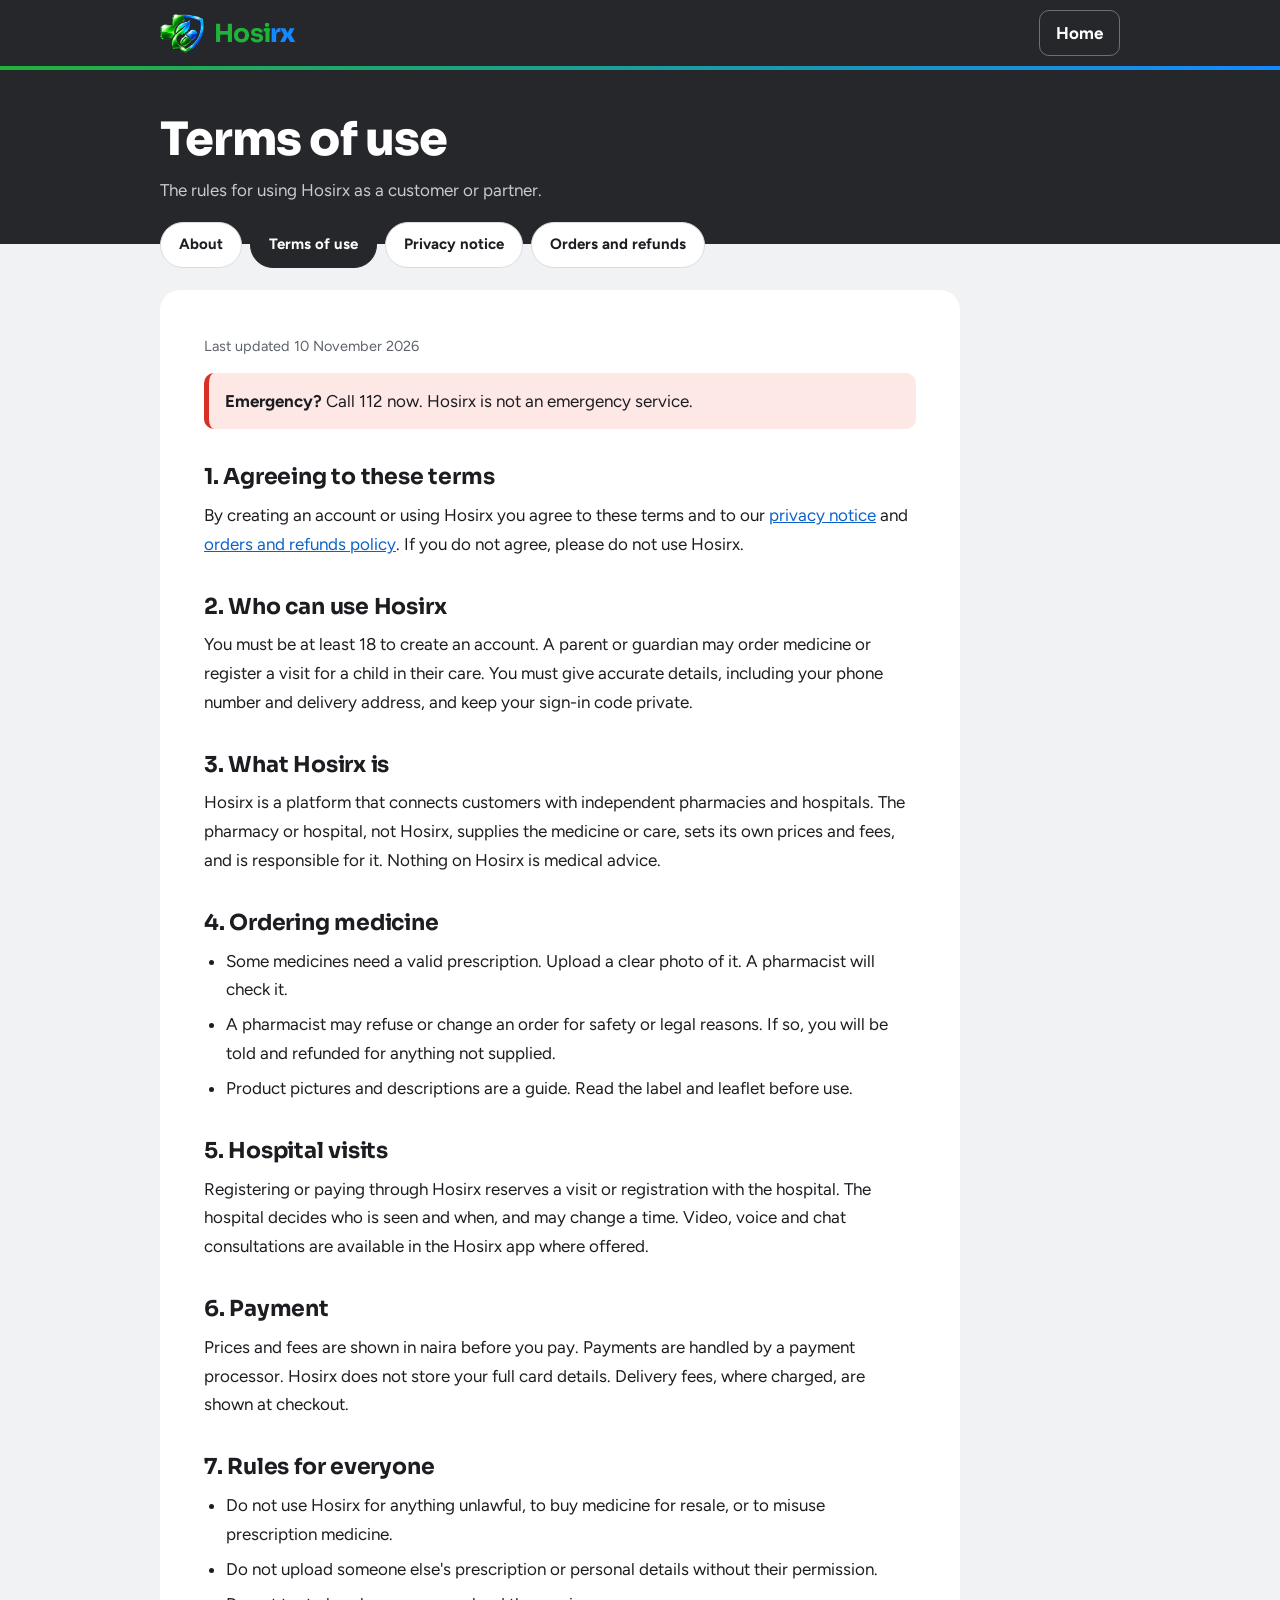
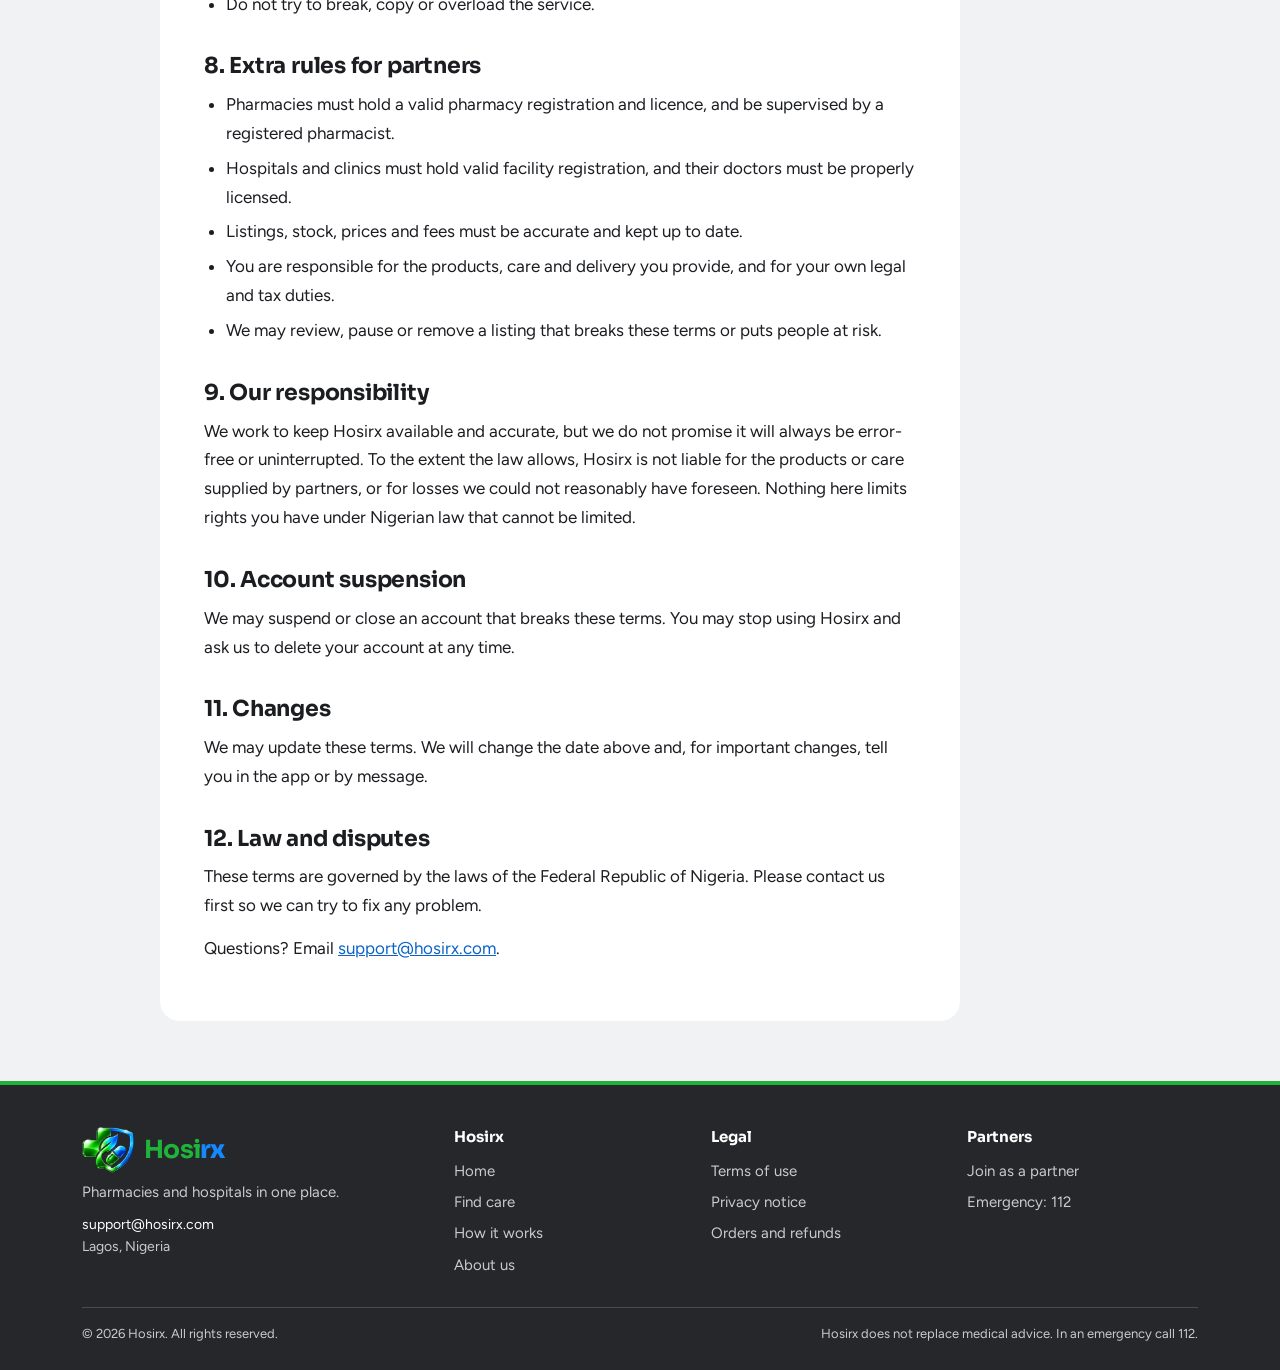
<file: terms.html>
<!DOCTYPE html>
<html lang="en">
<head>
<meta charset="UTF-8">
<meta name="viewport" content="width=device-width, initial-scale=1, viewport-fit=cover">
<meta name="theme-color" content="#25272B">
<title>Terms of use – Hosirx</title>
<meta name="description" content="Terms of use for Hosirx.">
<link rel="icon" href="assets/hosirx-emblem.webp">
<link rel="preconnect" href="https://fonts.googleapis.com"><link rel="preconnect" href="https://fonts.gstatic.com" crossorigin>
<link href="https://fonts.googleapis.com/css2?family=Figtree:wght@400;500;600;700&family=Sora:wght@600;700;800&display=swap" rel="stylesheet">
<link rel="stylesheet" href="legal.css">
</head>
<body>
<!-- DRAFT TEXT: have a Nigerian lawyer review this page before launch. -->
<header class="lh"><div class="lw"><a class="lg" href="index.html" aria-label="Hosirx home"><i aria-hidden="true"></i><span><b>Hosi</b><em>rx</em></span></a><a class="lb" href="index.html">Home</a></div></header>
<section class="hero"><div><h1>Terms of use</h1><p>The rules for using Hosirx as a customer or partner.</p></div></section>
<nav class="tabs" aria-label="About and legal"><a href="about.html">About</a><a href="terms.html" aria-current="page">Terms of use</a><a href="privacy.html">Privacy notice</a><a href="policy.html">Orders and refunds</a></nav>
<article><div class="sheet">
<p class="meta">Last updated <span data-hx="updated"></span></p>
<div class="warn"><b>Emergency?</b> Call 112 now. Hosirx is not an emergency service.</div>
<h2>1. Agreeing to these terms</h2><p>By creating an account or using Hosirx you agree to these terms and to our <a href="privacy.html">privacy notice</a> and <a href="policy.html">orders and refunds policy</a>. If you do not agree, please do not use Hosirx.</p>
<h2>2. Who can use Hosirx</h2><p>You must be at least 18 to create an account. A parent or guardian may order medicine or register a visit for a child in their care. You must give accurate details, including your phone number and delivery address, and keep your sign-in code private.</p>
<h2>3. What Hosirx is</h2><p>Hosirx is a platform that connects customers with independent pharmacies and hospitals. The pharmacy or hospital, not Hosirx, supplies the medicine or care, sets its own prices and fees, and is responsible for it. Nothing on Hosirx is medical advice.</p>
<h2>4. Ordering medicine</h2><ul><li>Some medicines need a valid prescription. Upload a clear photo of it. A pharmacist will check it.</li><li>A pharmacist may refuse or change an order for safety or legal reasons. If so, you will be told and refunded for anything not supplied.</li><li>Product pictures and descriptions are a guide. Read the label and leaflet before use.</li></ul>
<h2>5. Hospital visits</h2><p>Registering or paying through Hosirx reserves a visit or registration with the hospital. The hospital decides who is seen and when, and may change a time. Video, voice and chat consultations are available in the Hosirx app where offered.</p>
<h2>6. Payment</h2><p>Prices and fees are shown in naira before you pay. Payments are handled by a payment processor. Hosirx does not store your full card details. Delivery fees, where charged, are shown at checkout.</p>
<h2>7. Rules for everyone</h2><ul><li>Do not use Hosirx for anything unlawful, to buy medicine for resale, or to misuse prescription medicine.</li><li>Do not upload someone else's prescription or personal details without their permission.</li><li>Do not try to break, copy or overload the service.</li></ul>
<h2>8. Extra rules for partners</h2><ul><li>Pharmacies must hold a valid pharmacy registration and licence, and be supervised by a registered pharmacist.</li><li>Hospitals and clinics must hold valid facility registration, and their doctors must be properly licensed.</li><li>Listings, stock, prices and fees must be accurate and kept up to date.</li><li>You are responsible for the products, care and delivery you provide, and for your own legal and tax duties.</li><li>We may review, pause or remove a listing that breaks these terms or puts people at risk.</li></ul>
<h2>9. Our responsibility</h2><p>We work to keep Hosirx available and accurate, but we do not promise it will always be error-free or uninterrupted. To the extent the law allows, Hosirx is not liable for the products or care supplied by partners, or for losses we could not reasonably have foreseen. Nothing here limits rights you have under Nigerian law that cannot be limited.</p>
<h2>10. Account suspension</h2><p>We may suspend or close an account that breaks these terms. You may stop using Hosirx and ask us to delete your account at any time.</p>
<h2>11. Changes</h2><p>We may update these terms. We will change the date above and, for important changes, tell you in the app or by message.</p>
<h2>12. Law and disputes</h2><p>These terms are governed by the laws of the Federal Republic of Nigeria. Please contact us first so we can try to fix any problem.</p><p>Questions? Email <a data-hx="email" href="#"></a>.</p>
</div></article>
<script src="site.js?v=20261110c" defer></script>
</body>
</html>
</file>
<file: legal.css>
:root{--g:#1FB339;--gd:#128A28;--b:#1688FF;--bd:#0B63C9;--gr:#25272B;--ink:#1B1D21;--mute:#5E626A;--line:#DADCE0;--bg:#F1F2F4}
*{box-sizing:border-box;margin:0;padding:0}
body{font-family:Figtree,system-ui,-apple-system,"Segoe UI",Roboto,sans-serif;color:var(--ink);background:var(--bg);line-height:1.7;font-size:17px}
a{color:var(--bd)}:focus-visible{outline:3px solid var(--b);outline-offset:2px}
.lh{background:var(--gr);border-bottom:4px solid;border-image:linear-gradient(90deg,var(--g),var(--b)) 1;position:sticky;top:0;z-index:5}
.lw{max-width:1000px;margin:0 auto;padding:0 20px;min-height:66px;display:flex;align-items:center;justify-content:space-between;gap:12px}
.lg{display:flex;align-items:center;gap:10px;text-decoration:none;font:800 25px Sora,system-ui,sans-serif;letter-spacing:-.03em}
.lg i{display:block;width:44px;height:39px;background:url(assets/hosirx-emblem.webp) center/contain no-repeat}.lg b{color:var(--g)}.lg em{color:var(--b);font-style:normal}
.lb{color:#fff;text-decoration:none;font-weight:700;border:1.5px solid #fff5;border-radius:10px;padding:8px 16px}.lb:hover{background:#fff2}
.hero{background:var(--gr);color:#fff;padding:44px 0 40px}
.hero div{max-width:1000px;margin:0 auto;padding:0 20px}
.hero h1{font:800 clamp(30px,5vw,46px)/1.12 Sora,system-ui,sans-serif;letter-spacing:-.02em}
.hero p{color:#C9CBD0;margin-top:10px;max-width:60ch}
.tabs{max-width:1000px;margin:-22px auto 0;padding:0 20px;display:flex;gap:8px;flex-wrap:wrap}
.tabs a{background:#fff;border:1.5px solid var(--line);border-radius:99px;padding:9px 18px;text-decoration:none;color:var(--ink);font-weight:700;font-size:15px}
.tabs a[aria-current=page]{background:var(--gr);border-color:var(--gr);color:#fff}
article{max-width:1000px;margin:22px auto 60px;padding:0 20px}
.sheet{background:#fff;border-radius:20px;padding:clamp(22px,4vw,44px);max-width:800px}
.sheet h2{font:700 22px/1.25 Sora,system-ui,sans-serif;margin:34px 0 10px;letter-spacing:-.01em}.sheet h2:first-child{margin-top:0}
.sheet p,.sheet ul{margin:0 0 14px}.sheet ul{padding-left:22px}.sheet li{margin-bottom:6px}
.note{background:#E3F7E8;border-left:5px solid var(--g);border-radius:10px;padding:14px 16px;margin:0 0 22px}
.warn{background:#FDE8E6;border-left:5px solid #D93025;border-radius:10px;padding:14px 16px;margin:0 0 22px}
.meta{color:var(--mute);font-size:14.5px;margin-bottom:22px}
.cards{display:grid;grid-template-columns:1fr 1fr;gap:14px;margin:0 0 20px}@media(max-width:640px){.cards{grid-template-columns:1fr}}
.cards div{border-radius:16px;padding:18px;color:#fff}.cards .p{background:linear-gradient(150deg,#16A031,#0C6B1E)}.cards .h{background:linear-gradient(150deg,#1A7FEA,#0A4DA8)}
.cards h3{font:700 19px Sora,sans-serif;margin-bottom:6px}
</file>
